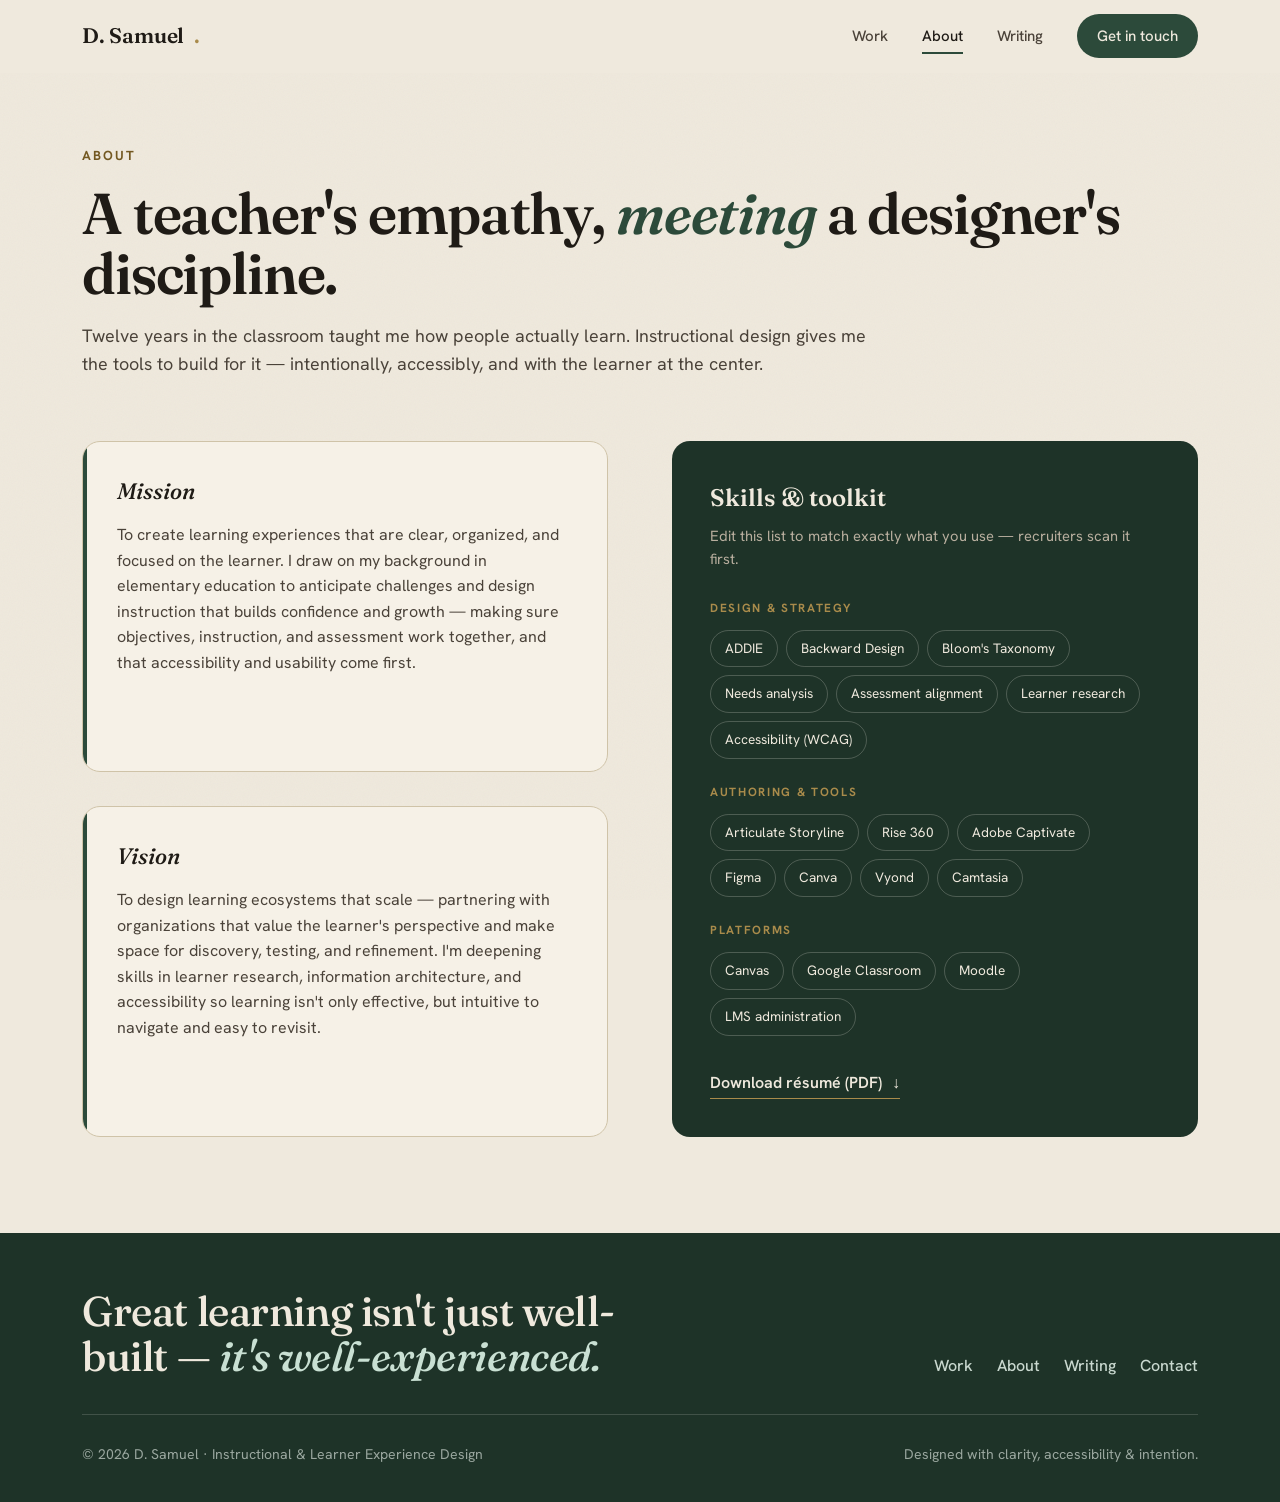
<file: about.html>
<!DOCTYPE html>
<!--
  about.html — About Page
  ═══════════════════════════════════════════════════════════════
  D. Samuel · Instructional & Learner Experience Design Portfolio
  ═══════════════════════════════════════════════════════════════

  PAGE ROLE
  Introduces D. Samuel's professional identity, guiding Mission
  and Vision, and a scannable skills & tools inventory.
  Recruiters and hiring managers typically visit this page after
  reviewing the work to learn more about the person behind it.

  LAYOUT — two-column grid (.about-grid, 1fr / 1fr)
  ┌─────────────────────────┬──────────────────────────┐
  │  Mission card           │  Skills & Toolkit panel  │
  │  Vision card            │  (sticky on desktop)     │
  └─────────────────────────┴──────────────────────────┘
  On mobile (≤900px) the grid stacks; the panel loses its
  sticky positioning (styles.css §17).

  MISSION / VISION CARDS (.vm-card)
  Cream-background cards with a 4px evergreen left border accent.
  Both use class="reveal" for a staggered scroll-in animation.

  SKILLS PANEL (.skills-panel)
  Dark (--panel) sidebar with three skill groups:
    1. Design & strategy  — methodologies and frameworks
    2. Authoring & tools  — software and production tools
    3. Platforms          — LMS and delivery environments
  Each group uses .chip pills.  Edit the chip list to match
  D. Samuel's exact current toolset — recruiters scan this first.

  RESUME LINK
  Currently href="#" (placeholder).  When a resume PDF is ready:
    1. Add the file to docs/ (e.g., docs/resume-d-samuel.pdf)
    2. Update the href below to: href="docs/resume-d-samuel.pdf"
    3. Add target="_blank" rel="noopener" to open in a new tab

  ACTIVE NAV STATE
  class="active" is on the About link.
-->
<html lang="en">
<head>
<meta charset="UTF-8" />
<meta name="viewport" content="width=device-width, initial-scale=1.0" />
<title>About — D. Samuel</title>
<meta name="description" content="A teacher's empathy meeting a designer's discipline — the mission, vision, and toolkit behind D. Samuel's instructional design practice." />
<link rel="preconnect" href="https://fonts.googleapis.com" />
<link rel="preconnect" href="https://fonts.gstatic.com" crossorigin />
<link href="https://fonts.googleapis.com/css2?family=Fraunces:ital,opsz,wght@0,9..144,400;0,9..144,500;0,9..144,600;0,9..144,700;1,9..144,400;1,9..144,500&family=Hanken+Grotesk:wght@400;500;600;700&display=swap" rel="stylesheet" />
<link rel="stylesheet" href="styles.css" />
<script src="site.js" defer></script>
</head>
<body>

<!-- ═══════════════════════════════════════════════════
     NAV — class="active" is on About
     ═══════════════════════════════════════════════════ -->
<header class="nav" id="nav">
  <div class="wrap nav-inner">
    <a href="index.html" class="brand">D. Samuel<span class="dot">.</span></a>
    <nav class="nav-links" id="navLinks">
      <a href="work.html">Work</a>
      <!-- "About" carries class="active" — full underline in styles.css -->
      <a href="about.html" class="active">About</a>
      <a href="writing.html">Writing</a>
      <a href="contact.html" class="nav-cta">Get in touch</a>
    </nav>
    <button class="nav-toggle" id="navToggle" aria-label="Menu"><span></span><span></span><span></span></button>
  </div>
</header>


<!-- ═══════════════════════════════════════════════════
     PAGE HEADER
     ═══════════════════════════════════════════════════ -->
<header class="page-header">
  <div class="wrap">
    <div class="kicker">About</div>
    <h1>A teacher's empathy, <em>meeting</em> a designer's discipline.</h1>
    <p class="lead">Twelve years in the classroom taught me how people actually learn. Instructional design gives me the tools to build for it — intentionally, accessibly, and with the learner at the center.</p>
  </div>
</header>


<!-- ═══════════════════════════════════════════════════
     MAIN CONTENT — two-column about-grid
     ═══════════════════════════════════════════════════ -->
<section class="section-pad">
  <div class="wrap">
    <div class="about-grid">

      <!-- ── LEFT: Mission + Vision cards ──────────────────────
           Both use class="reveal" for scroll-in animation.
           The IntersectionObserver safety net in site.js ensures
           these show immediately if they're already in view on load.
           Each card has a 4px evergreen left border (via ::before
           pseudo-element in styles.css §11).
           ──────────────────────────────────────────────────────── -->
      <div class="vm">

        <div class="vm-card reveal">
          <h4>Mission</h4>
          <p>To create learning experiences that are clear, organized, and focused on the learner. I draw on my background in elementary education to anticipate challenges and design instruction that builds confidence and growth — making sure objectives, instruction, and assessment work together, and that accessibility and usability come first.</p>
        </div>

        <div class="vm-card reveal">
          <h4>Vision</h4>
          <p>To design learning ecosystems that scale — partnering with organizations that value the learner's perspective and make space for discovery, testing, and refinement. I'm deepening skills in learner research, information architecture, and accessibility so learning isn't only effective, but intuitive to navigate and easy to revisit.</p>
        </div>

      </div>


      <!-- ── RIGHT: Skills & Toolkit panel ─────────────────────
           Dark (--panel / deep forest) sticky sidebar.
           position: sticky top: 96px keeps it anchored while
           the Mission/Vision cards scroll on the left.
           The .sub paragraph is a note-to-self reminder to keep
           this list current — recruiters scan it fast.

           UPDATING SKILLS
           • Edit .chip text directly.
           • To add a chip: duplicate <span class="chip">...</span>
           • To remove: delete the span
           • Group labels (.gl) can also be renamed or reordered

           RESUME LINK
           Update href="#" to the actual PDF path when available.
           ──────────────────────────────────────────────────────── -->
      <aside class="skills-panel reveal">
        <h4>Skills &amp; toolkit</h4>
        <!-- Reminder note — visible on the live site; remove if preferred -->
        <p class="sub">Edit this list to match exactly what you use — recruiters scan it first.</p>

        <!-- ── Group 1: Design methodologies & strategy ── -->
        <div class="skill-group">
          <div class="gl">Design &amp; strategy</div>
          <div class="chips">
            <span class="chip">ADDIE</span>
            <span class="chip">Backward Design</span>
            <span class="chip">Bloom's Taxonomy</span>
            <span class="chip">Needs analysis</span>
            <span class="chip">Assessment alignment</span>
            <span class="chip">Learner research</span>
            <span class="chip">Accessibility (WCAG)</span>
          </div>
        </div>

        <!-- ── Group 2: Authoring software & production tools ── -->
        <div class="skill-group">
          <div class="gl">Authoring &amp; tools</div>
          <div class="chips">
            <span class="chip">Articulate Storyline</span>
            <span class="chip">Rise 360</span>
            <span class="chip">Adobe Captivate</span>
            <span class="chip">Figma</span>
            <span class="chip">Canva</span>
            <span class="chip">Vyond</span>
            <span class="chip">Camtasia</span>
          </div>
        </div>

        <!-- ── Group 3: LMS & delivery platforms ── -->
        <div class="skill-group">
          <div class="gl">Platforms</div>
          <div class="chips">
            <span class="chip">Canvas</span>
            <span class="chip">Google Classroom</span>
            <span class="chip">Moodle</span>
            <span class="chip">LMS administration</span>
          </div>
        </div>

        <!--
          RESUME DOWNLOAD
          ──────────────
          Currently points to "#" — update when resume PDF is ready:
            href="docs/resume-d-samuel.pdf"
          Add target="_blank" rel="noopener" to open in new tab.
        -->
        <a href="#" class="resume-link">Download résumé (PDF) <span class="arrow">↓</span></a>
      </aside>

    </div>
  </div>
</section>


<!-- ═══════════════════════════════════════════════════
     FOOTER — identical across all pages
     ═══════════════════════════════════════════════════ -->
<footer>
  <div class="wrap">
    <div class="foot-top">
      <div class="big">Great learning isn't just well-built — <em>it's well-experienced.</em></div>
      <div class="foot-links">
        <a href="work.html">Work</a>
        <a href="about.html">About</a>
        <a href="writing.html">Writing</a>
        <a href="contact.html">Contact</a>
      </div>
    </div>
    <div class="foot-bottom">
      <span>© 2026 D. Samuel · Instructional &amp; Learner Experience Design</span>
      <span>Designed with clarity, accessibility &amp; intention.</span>
    </div>
  </div>
</footer>

</body>
</html>
</file>
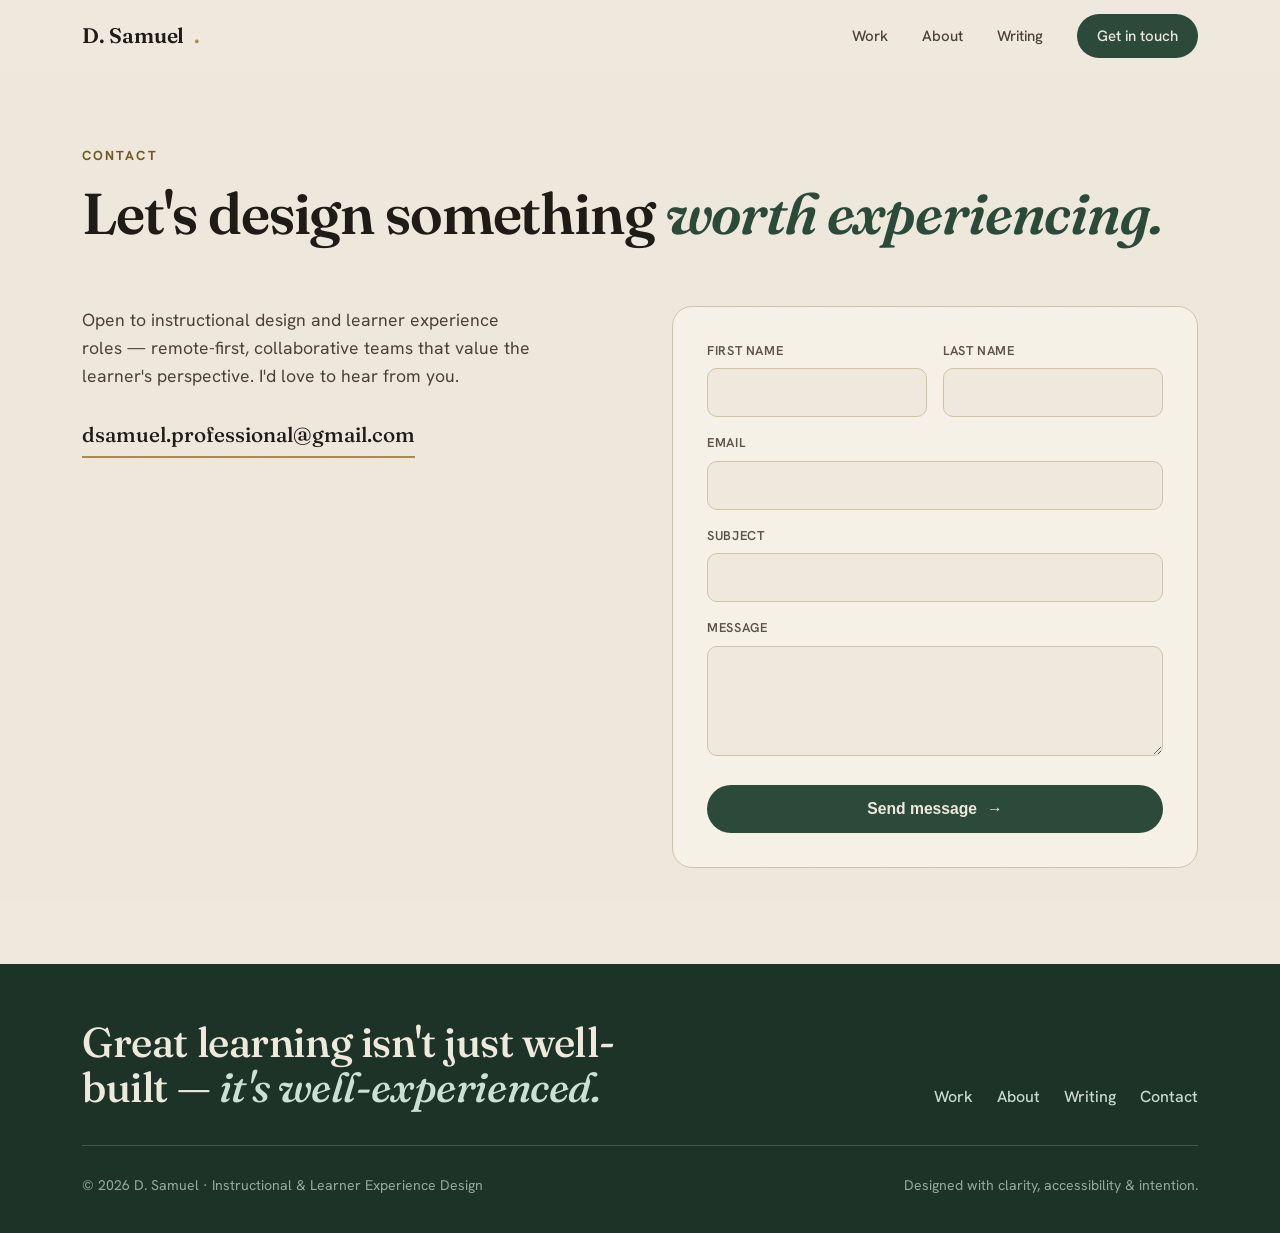
<file: contact.html>
<!DOCTYPE html>
<!--
  contact.html — Contact Page
  ═══════════════════════════════════════════════════════════════
  D. Samuel · Instructional & Learner Experience Design Portfolio
  ═══════════════════════════════════════════════════════════════

  PAGE ROLE
  Primary conversion destination — where interested employers,
  recruiters, or collaborators reach out.  Presents a direct
  email address alongside a contact form.

  LAYOUT — two-column grid (.contact-grid, 1fr / 1fr)
  ┌──────────────────────────┬───────────────────────────┐
  │  Intro + email address   │  Contact form             │
  └──────────────────────────┴───────────────────────────┘
  Collapses to single column on mobile (≤900px).

  EMAIL ADDRESS
  dsamuel.professional@gmail.com
  The <a href="mailto:..."> link opens the user's default mail
  app.  Styled with .email-link (Fraunces, brass underline).

  CONTACT FORM
  The form is purely front-end — there is no server-side handler.
  The onsubmit handler:
    1. Calls event.preventDefault() to stop the default GET/POST
    2. Changes the submit button text to a confirmation message
  This gives visitors a polite UX response without an actual
  email being sent.

  TO WIRE UP REAL EMAIL DELIVERY
  Replace the inline onsubmit with a fetch() POST to one of:
    • Formspree  (https://formspree.io)  — free tier available
    • EmailJS    (https://www.emailjs.com) — client-side only
    • Netlify Forms (if moving back to Netlify hosting)
  Example Formspree snippet:
    <form action="https://formspree.io/f/YOUR_ID" method="POST">
      (remove the onsubmit and JS handler entirely)

  ACTIVE NAV STATE
  No link in .nav-links has class="active" — the "Get in touch"
  CTA button is already visually distinct (pill style) and
  adding .active would create a visual conflict.
-->
<html lang="en">
<head>
<meta charset="UTF-8" />
<meta name="viewport" content="width=device-width, initial-scale=1.0" />
<title>Contact — D. Samuel</title>
<meta name="description" content="Get in touch with D. Samuel about instructional design and learner experience design roles." />
<link rel="preconnect" href="https://fonts.googleapis.com" />
<link rel="preconnect" href="https://fonts.gstatic.com" crossorigin />
<link href="https://fonts.googleapis.com/css2?family=Fraunces:ital,opsz,wght@0,9..144,400;0,9..144,500;0,9..144,600;0,9..144,700;1,9..144,400;1,9..144,500&family=Hanken+Grotesk:wght@400;500;600;700&display=swap" rel="stylesheet" />
<link rel="stylesheet" href="styles.css" />
<script src="site.js" defer></script>
</head>
<body>

<!-- ═══════════════════════════════════════════════════
     NAV — no "active" link; the CTA pill is already
     visually distinguished from regular nav links
     ═══════════════════════════════════════════════════ -->
<header class="nav" id="nav">
  <div class="wrap nav-inner">
    <a href="index.html" class="brand">D. Samuel<span class="dot">.</span></a>
    <nav class="nav-links" id="navLinks">
      <a href="work.html">Work</a>
      <a href="about.html">About</a>
      <a href="writing.html">Writing</a>
      <a href="contact.html" class="nav-cta">Get in touch</a>
    </nav>
    <button class="nav-toggle" id="navToggle" aria-label="Menu"><span></span><span></span><span></span></button>
  </div>
</header>


<!-- ═══════════════════════════════════════════════════
     PAGE HEADER
     ═══════════════════════════════════════════════════ -->
<header class="page-header">
  <div class="wrap">
    <div class="kicker">Contact</div>
    <h1>Let's design something <em>worth experiencing.</em></h1>
  </div>
</header>


<!-- ═══════════════════════════════════════════════════
     CONTACT SECTION
     Two-column grid: intro/email (left) + form (right).
     Both children use class="reveal" for scroll-in animation.
     The safety net in site.js ensures they show immediately
     on load since they're typically above the fold.
     ═══════════════════════════════════════════════════ -->
<section class="section-pad contact">
  <div class="wrap contact-grid">

    <!-- ── LEFT: intro text + direct email ─────────────── -->
    <div class="reveal">
      <p class="lede">Open to instructional design and learner experience roles — remote-first, collaborative teams that value the learner's perspective. I'd love to hear from you.</p>

      <!--
        mailto: link — opens the visitor's default mail client.
        Style class .email-link renders it in Fraunces with a
        brass bottom border (see styles.css §13).
      -->
      <a href="mailto:dsamuel.professional@gmail.com" class="email-link">
        dsamuel.professional@gmail.com
      </a>
    </div>

    <!-- ── RIGHT: contact form ──────────────────────────
         onsubmit:
           event.preventDefault()  — blocks default form POST
           button text changes     — visual confirmation for the visitor
         No data is actually transmitted until a backend is wired up.
         See the file-level comment above for options.
         ──────────────────────────────────────────────────── -->
    <form class="reveal"
          onsubmit="event.preventDefault(); this.querySelector('.btn-primary').textContent='Thanks — message ready to send ✦';">

      <!-- First name + Last name side by side (.frow = 2-col grid) -->
      <div class="frow">
        <div class="field">
          <label>First name</label>
          <input type="text" required />
        </div>
        <div class="field">
          <label>Last name</label>
          <input type="text" required />
        </div>
      </div>

      <!-- Email — type="email" triggers browser-native validation -->
      <div class="field">
        <label>Email</label>
        <input type="email" required />
      </div>

      <!-- Subject — optional field, no required attribute -->
      <div class="field">
        <label>Subject</label>
        <input type="text" />
      </div>

      <!-- Message — resizable textarea, min-height 110px via CSS -->
      <div class="field">
        <label>Message</label>
        <textarea required></textarea>
      </div>

      <!-- Submit — full-width inside the form (styles.css: form .btn-primary) -->
      <button type="submit" class="btn btn-primary">
        Send message <span class="arrow">→</span>
      </button>

    </form>

  </div>
</section>


<!-- ═══════════════════════════════════════════════════
     FOOTER — identical across all pages
     ═══════════════════════════════════════════════════ -->
<footer>
  <div class="wrap">
    <div class="foot-top">
      <div class="big">Great learning isn't just well-built — <em>it's well-experienced.</em></div>
      <div class="foot-links">
        <a href="work.html">Work</a>
        <a href="about.html">About</a>
        <a href="writing.html">Writing</a>
        <a href="contact.html">Contact</a>
      </div>
    </div>
    <div class="foot-bottom">
      <span>© 2026 D. Samuel · Instructional &amp; Learner Experience Design</span>
      <span>Designed with clarity, accessibility &amp; intention.</span>
    </div>
  </div>
</footer>

</body>
</html>
</file>
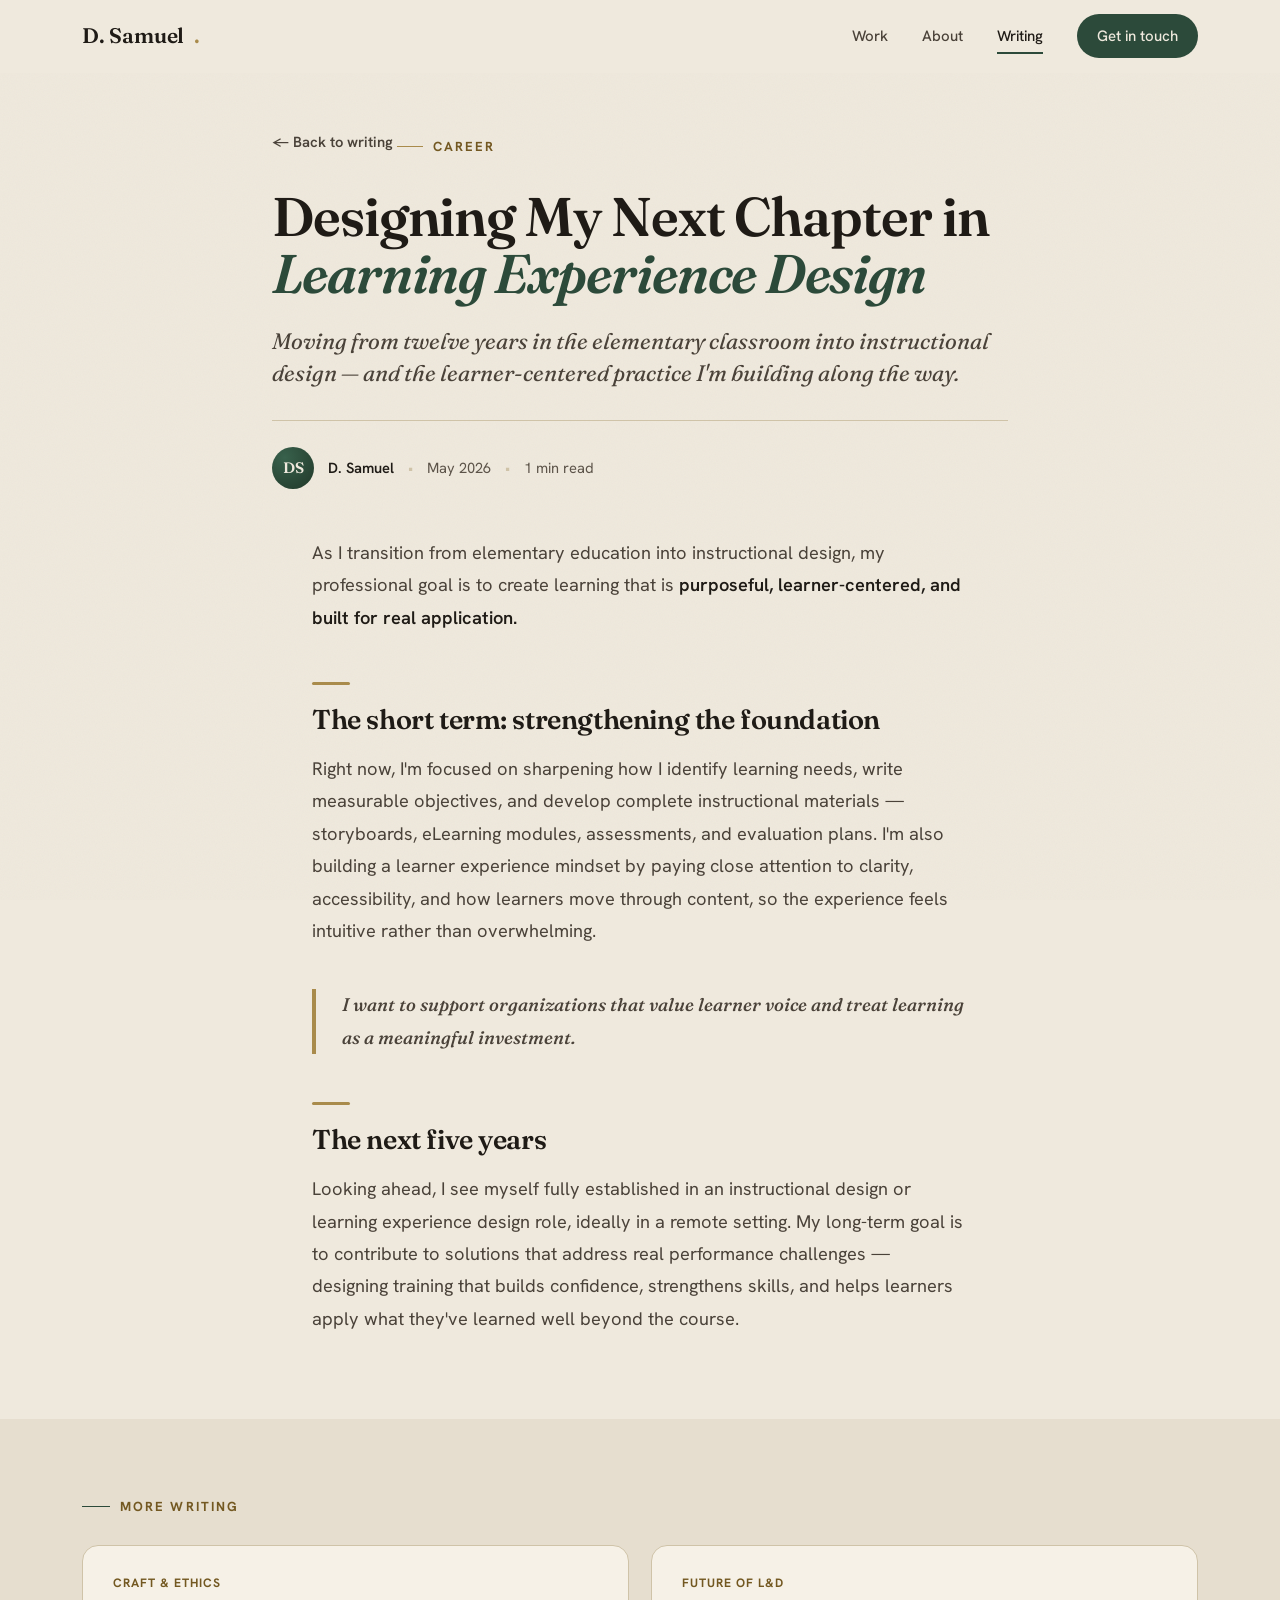
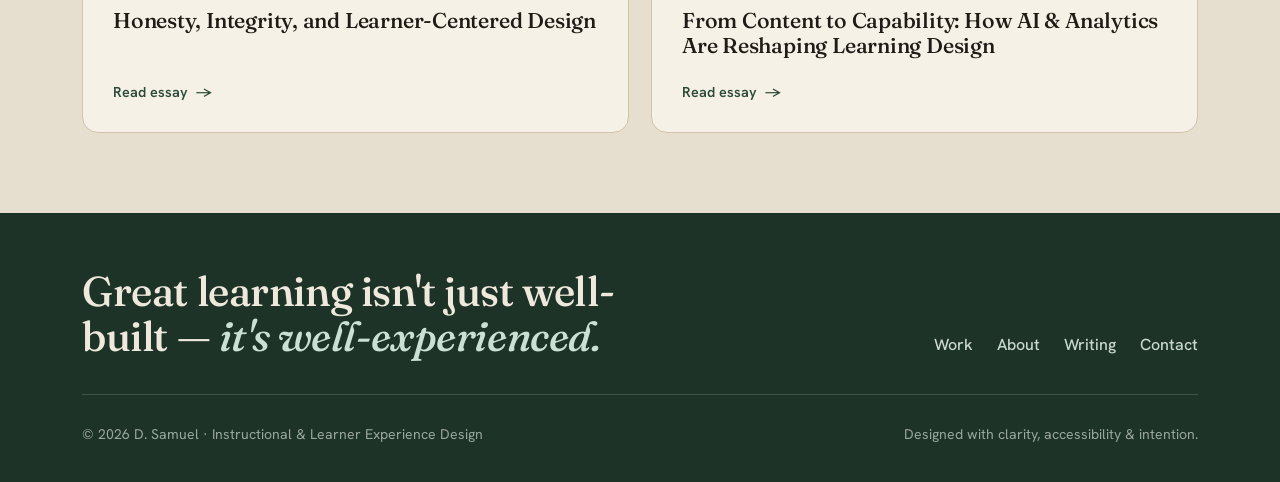
<file: designing-my-next-chapter-in-learning-experience-design.html>
<!DOCTYPE html>
<!--
  designing-my-next-chapter-in-learning-experience-design.html — Essay Page
  ═══════════════════════════════════════════════════════════════
  D. Samuel · Instructional & Learner Experience Design Portfolio
  ═══════════════════════════════════════════════════════════════

  ESSAY DETAILS
  Title:    Designing My Next Chapter in Learning Experience Design
  Category: Career
  Date:     May 2026
  Length:   ~1 min read
  Source:   Originally published on the Wix portfolio blog at
            sdonteisha.wixsite.com/dsam-id — rebuilt here as a
            native, on-brand page so no external redirects are needed.

  CONTENT SUMMARY
  A career narrative essay covering D. Samuel's transition from
  twelve years in elementary education into instructional design.
  Covers short-term goals (sharpening ID fundamentals) and a
  five-year vision (established ID/LXD role, remote, contributing
  to real performance challenges).

  PAGE STRUCTURE
  Identical to the other essay pages:
  <article>
    <header class="article-hero">   — title block, standfirst, byline
    <div class="prose">             — essay body
  </article>
  <section class="more-writing">   — links to the other two essays
  <footer>

  ACTIVE NAV STATE
  class="active" is on the Writing link.
-->
<html lang="en">
<head>
<meta charset="UTF-8" />
<meta name="viewport" content="width=device-width, initial-scale=1.0" />
<title>Designing My Next Chapter in Learning Experience Design — D. Samuel</title>
<meta name="description" content="Moving from twelve years in the elementary classroom into instructional design — the learner-centered practice I'm building now, and where I'm headed." />
<link rel="preconnect" href="https://fonts.googleapis.com" />
<link rel="preconnect" href="https://fonts.gstatic.com" crossorigin />
<link href="https://fonts.googleapis.com/css2?family=Fraunces:ital,opsz,wght@0,9..144,400;0,9..144,500;0,9..144,600;0,9..144,700;1,9..144,400;1,9..144,500&family=Hanken+Grotesk:wght@400;500;600;700&display=swap" rel="stylesheet" />
<link rel="stylesheet" href="styles.css" />
<script src="site.js" defer></script>
</head>
<body>

<!-- ═══════════════════════════════════════════════════
     NAV — Writing is active (essay lives under Writing)
     ═══════════════════════════════════════════════════ -->
<header class="nav" id="nav">
  <div class="wrap nav-inner">
    <a href="index.html" class="brand">D. Samuel<span class="dot">.</span></a>
    <nav class="nav-links" id="navLinks">
      <a href="work.html">Work</a>
      <a href="about.html">About</a>
      <a href="writing.html" class="active">Writing</a>
      <a href="contact.html" class="nav-cta">Get in touch</a>
    </nav>
    <button class="nav-toggle" id="navToggle" aria-label="Menu"><span></span><span></span><span></span></button>
  </div>
</header>


<!-- ═══════════════════════════════════════════════════
     ARTICLE
     ═══════════════════════════════════════════════════ -->
<article>

  <!-- ── ARTICLE HERO ──────────────────────────────────────── -->
  <header class="article-hero">
    <div class="wrap">

      <a href="writing.html" class="back-link">← Back to writing</a>

      <div class="article-kicker">Career</div>

      <h1>Designing My Next Chapter in <em>Learning Experience Design</em></h1>

      <p class="standfirst">Moving from twelve years in the elementary classroom into instructional design — and the learner-centered practice I'm building along the way.</p>

      <div class="byline">
        <div class="avatar">DS</div>
        <span class="who">D. Samuel</span>
        <span class="sep">•</span>
        <span>May 2026</span>
        <span class="sep">•</span>
        <span>1 min read</span>
      </div>

    </div>
  </header>


  <!-- ── PROSE ─────────────────────────────────────────────── -->
  <div class="prose">
    <div class="wrap">

      <p>As I transition from elementary education into instructional design, my professional goal is to create learning that is <strong>purposeful, learner-centered, and built for real application.</strong></p>

      <!-- Section heading — brass 3px bar drawn above via ::before in styles.css -->
      <h2>The short term: strengthening the foundation</h2>

      <p>Right now, I'm focused on sharpening how I identify learning needs, write measurable objectives, and develop complete instructional materials — storyboards, eLearning modules, assessments, and evaluation plans. I'm also building a learner experience mindset by paying close attention to clarity, accessibility, and how learners move through content, so the experience feels intuitive rather than overwhelming.</p>

      <!-- Pull quote — large italic callout with left brass border -->
      <p class="pullquote">I want to support organizations that value learner voice and treat learning as a meaningful investment.</p>

      <h2>The next five years</h2>

      <p>Looking ahead, I see myself fully established in an instructional design or learning experience design role, ideally in a remote setting. My long-term goal is to contribute to solutions that address real performance challenges — designing training that builds confidence, strengthens skills, and helps learners apply what they've learned well beyond the course.</p>

    </div>
  </div>

</article>


<!-- ═══════════════════════════════════════════════════
     MORE WRITING — the other two essays
     ═══════════════════════════════════════════════════ -->
<section class="more-writing">
  <div class="wrap">
    <div class="eyebrow">More writing</div>
    <div class="more-grid">

      <a class="more-card" href="honesty-integrity-and-learner-centered-design.html">
        <div class="mc-tag">Craft &amp; ethics</div>
        <h3>Honesty, Integrity, and Learner-Centered Design</h3>
        <span class="read">Read essay <span class="arrow">→</span></span>
      </a>

      <a class="more-card" href="from-content-to-capability.html">
        <div class="mc-tag">Future of L&amp;D</div>
        <h3>From Content to Capability: How AI &amp; Analytics Are Reshaping Learning Design</h3>
        <span class="read">Read essay <span class="arrow">→</span></span>
      </a>

    </div>
  </div>
</section>


<!-- ═══════════════════════════════════════════════════
     FOOTER — identical across all pages
     ═══════════════════════════════════════════════════ -->
<footer>
  <div class="wrap">
    <div class="foot-top">
      <div class="big">Great learning isn't just well-built — <em>it's well-experienced.</em></div>
      <div class="foot-links">
        <a href="work.html">Work</a>
        <a href="about.html">About</a>
        <a href="writing.html">Writing</a>
        <a href="contact.html">Contact</a>
      </div>
    </div>
    <div class="foot-bottom">
      <span>© 2026 D. Samuel · Instructional &amp; Learner Experience Design</span>
      <span>Designed with clarity, accessibility &amp; intention.</span>
    </div>
  </div>
</footer>

</body>
</html>
</file>
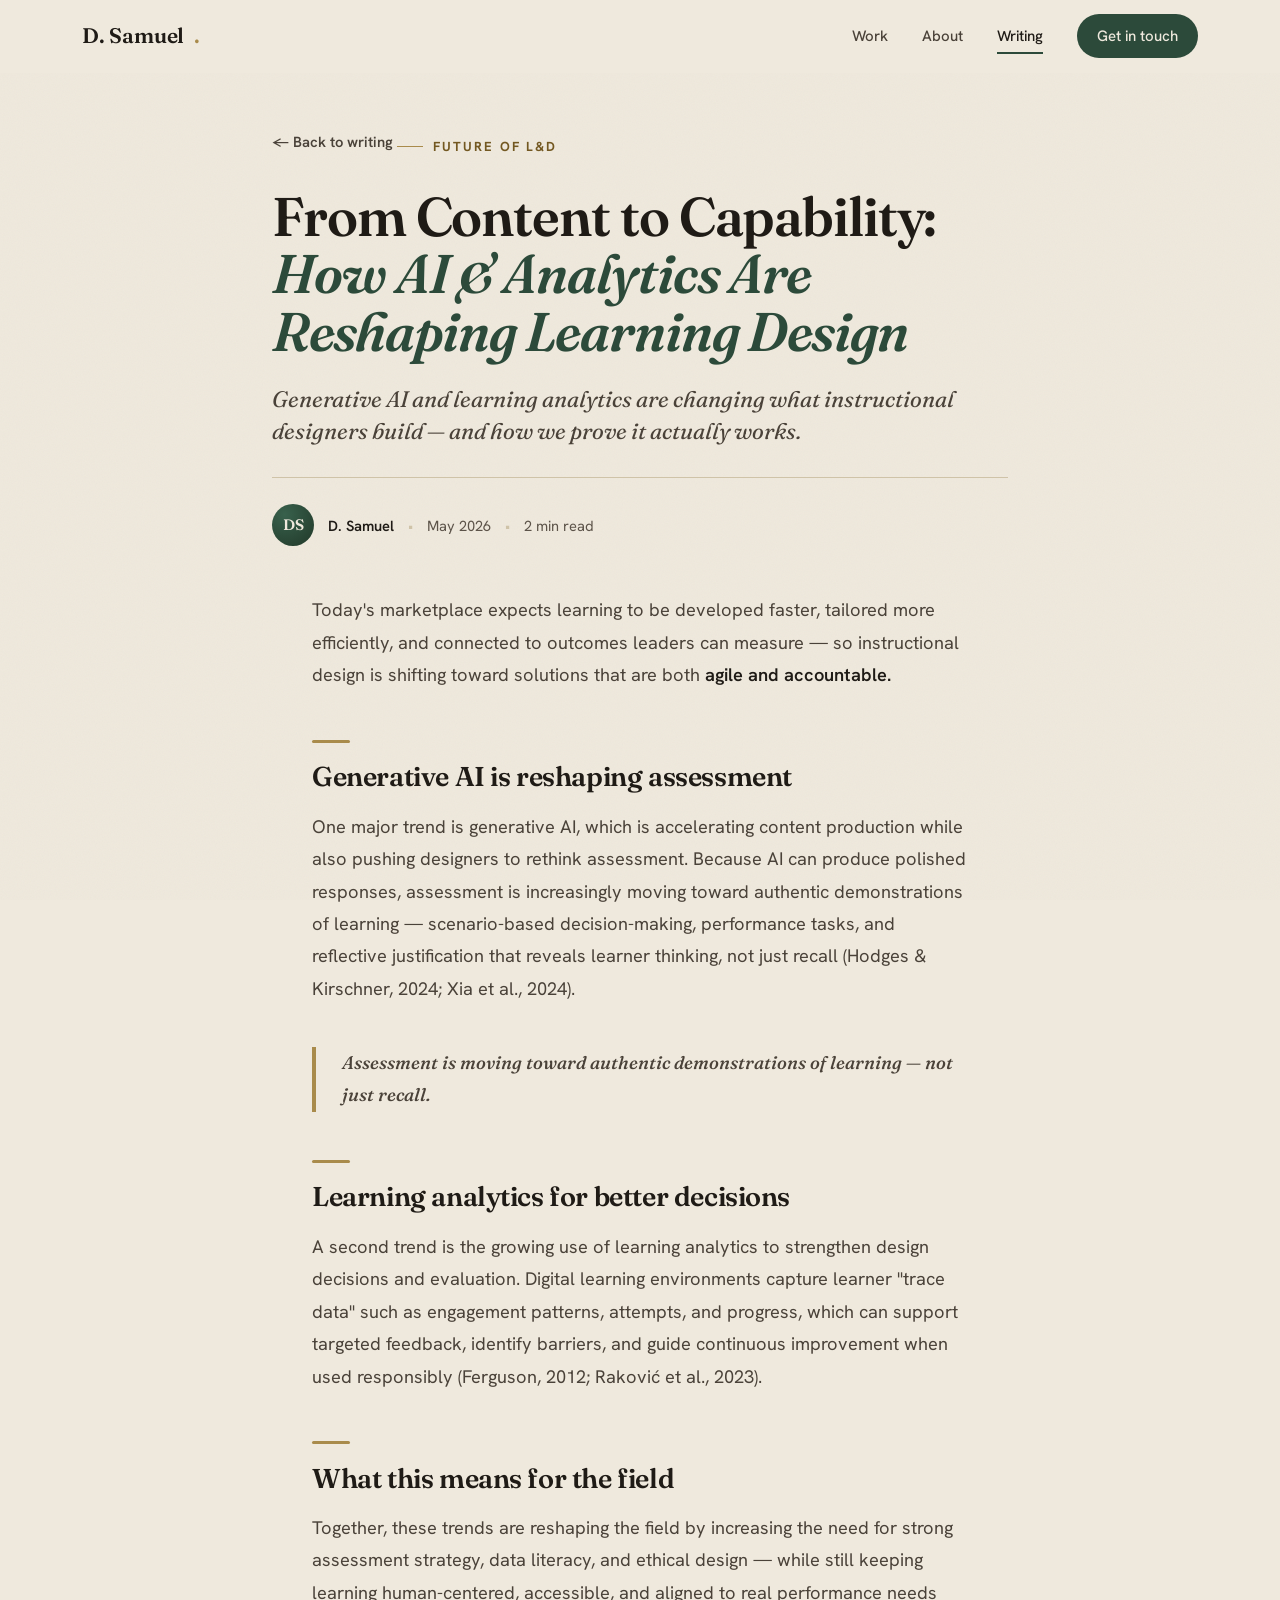
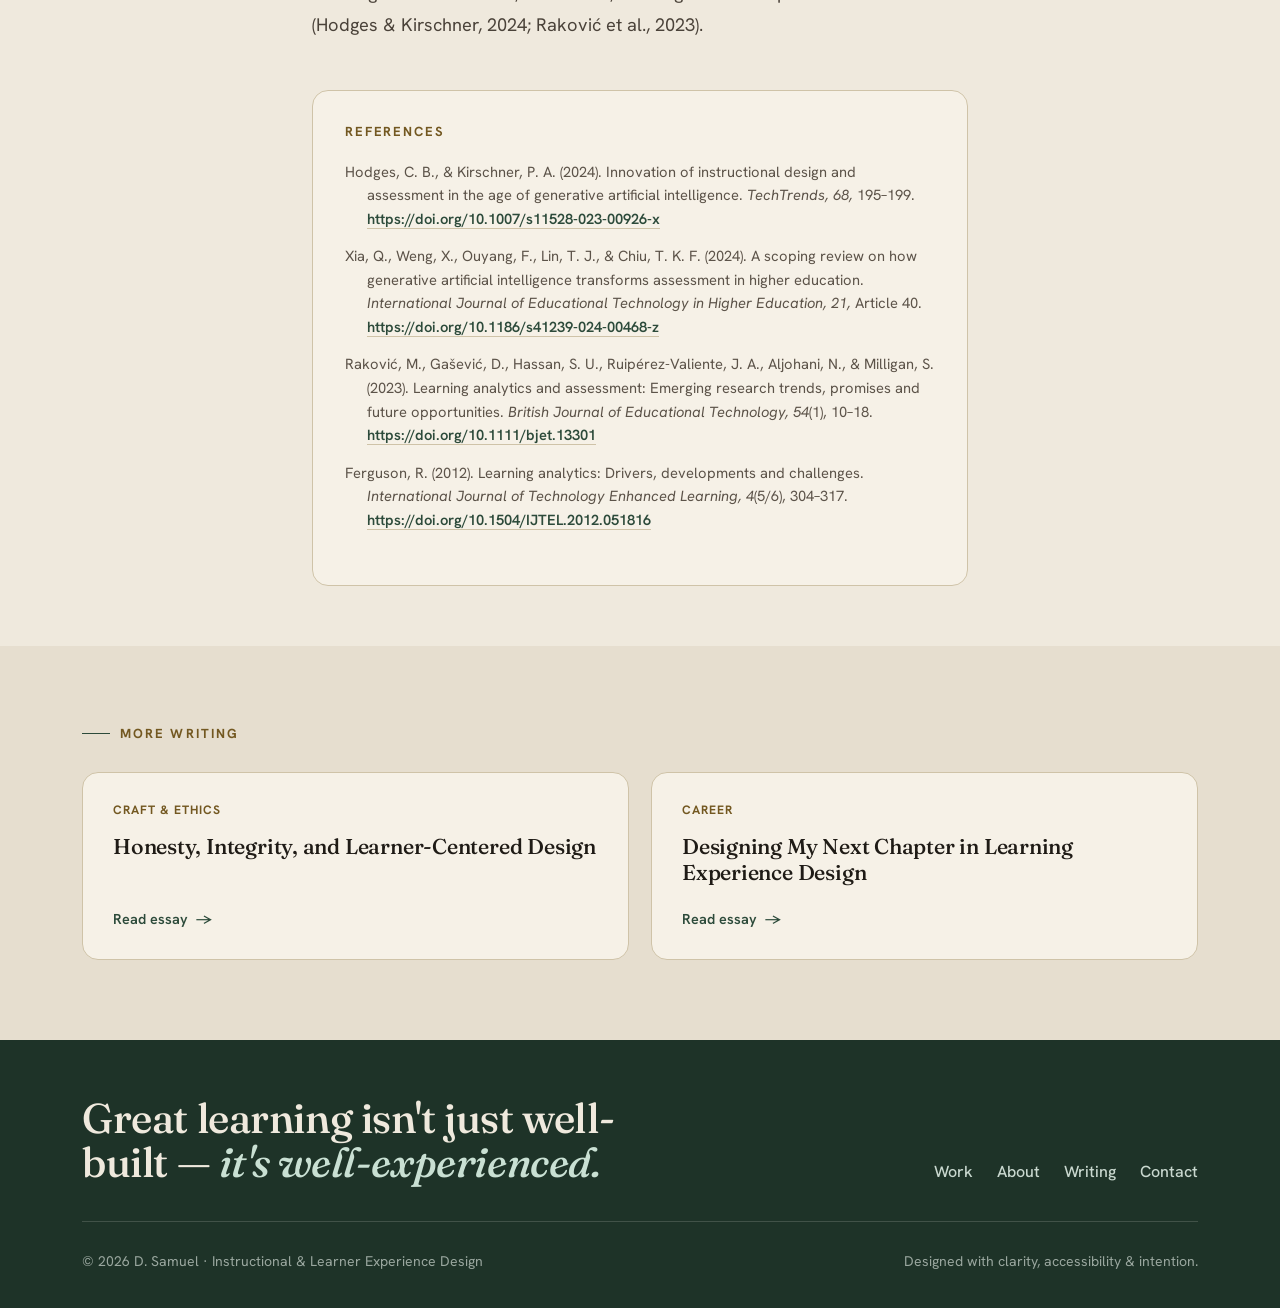
<file: from-content-to-capability.html>
<!DOCTYPE html>
<!--
  from-content-to-capability.html — Essay Page
  ═══════════════════════════════════════════════════════════════
  D. Samuel · Instructional & Learner Experience Design Portfolio
  ═══════════════════════════════════════════════════════════════

  ESSAY DETAILS
  Title:    From Content to Capability: How AI & Analytics Are
            Reshaping Learning Design
  Category: Future of L&D
  Date:     May 2026
  Length:   ~2 min read
  Source:   Originally published on the Wix portfolio blog —
            rebuilt here as a native on-brand page.

  CONTENT SUMMARY
  Examines two macro trends reshaping the instructional design
  field in 2024–2026:
    1. Generative AI — accelerating content production and forcing
       a pivot toward authentic, scenario-based assessment.
    2. Learning analytics — using trace data (engagement patterns,
       attempts, progress) to guide design decisions responsibly.
  Argues both trends increase the need for strong assessment
  strategy, data literacy, and ethical design — while keeping
  learning human-centered.

  REFERENCES BLOCK
  This is the ONLY essay that includes a .references section.
  Four APA-formatted academic citations are listed:
    • Hodges & Kirschner (2024) — TechTrends, generative AI + assessment
    • Xia et al. (2024) — IJETHE, scoping review on AI in assessment
    • Raković et al. (2023) — BJET, learning analytics trends
    • Ferguson (2012) — IJTEL, learning analytics drivers & challenges
  Each <li> uses padding-left + text-indent -22px for the hanging
  indent style required by APA (no list-style bullets).
  DOI links open in new tabs (target="_blank" rel="noopener").

  ACTIVE NAV STATE
  class="active" is on the Writing link.
-->
<html lang="en">
<head>
<meta charset="UTF-8" />
<meta name="viewport" content="width=device-width, initial-scale=1.0" />
<title>From Content to Capability: How AI &amp; Analytics Are Reshaping Learning Design — D. Samuel</title>
<meta name="description" content="Generative AI and learning analytics are changing what instructional designers build — and how we prove it actually works. A look at two trends reshaping the field." />
<link rel="preconnect" href="https://fonts.googleapis.com" />
<link rel="preconnect" href="https://fonts.gstatic.com" crossorigin />
<link href="https://fonts.googleapis.com/css2?family=Fraunces:ital,opsz,wght@0,9..144,400;0,9..144,500;0,9..144,600;0,9..144,700;1,9..144,400;1,9..144,500&family=Hanken+Grotesk:wght@400;500;600;700&display=swap" rel="stylesheet" />
<link rel="stylesheet" href="styles.css" />
<script src="site.js" defer></script>
</head>
<body>

<!-- ═══════════════════════════════════════════════════
     NAV — Writing is active (essay lives under Writing)
     ═══════════════════════════════════════════════════ -->
<header class="nav" id="nav">
  <div class="wrap nav-inner">
    <a href="index.html" class="brand">D. Samuel<span class="dot">.</span></a>
    <nav class="nav-links" id="navLinks">
      <a href="work.html">Work</a>
      <a href="about.html">About</a>
      <a href="writing.html" class="active">Writing</a>
      <a href="contact.html" class="nav-cta">Get in touch</a>
    </nav>
    <button class="nav-toggle" id="navToggle" aria-label="Menu"><span></span><span></span><span></span></button>
  </div>
</header>


<!-- ═══════════════════════════════════════════════════
     ARTICLE
     ═══════════════════════════════════════════════════ -->
<article>

  <!-- ── ARTICLE HERO ──────────────────────────────────────── -->
  <header class="article-hero">
    <div class="wrap">

      <a href="writing.html" class="back-link">← Back to writing</a>

      <div class="article-kicker">Future of L&amp;D</div>

      <h1>From Content to Capability: <em>How AI &amp; Analytics Are Reshaping Learning Design</em></h1>

      <p class="standfirst">Generative AI and learning analytics are changing what instructional designers build — and how we prove it actually works.</p>

      <div class="byline">
        <div class="avatar">DS</div>
        <span class="who">D. Samuel</span>
        <span class="sep">•</span>
        <span>May 2026</span>
        <span class="sep">•</span>
        <span>2 min read</span>
      </div>

    </div>
  </header>


  <!-- ── PROSE ─────────────────────────────────────────────── -->
  <div class="prose">
    <div class="wrap">

      <p>Today's marketplace expects learning to be developed faster, tailored more efficiently, and connected to outcomes leaders can measure — so instructional design is shifting toward solutions that are both <strong>agile and accountable.</strong></p>

      <!-- Section 1: Generative AI -->
      <h2>Generative AI is reshaping assessment</h2>

      <p>One major trend is generative AI, which is accelerating content production while also pushing designers to rethink assessment. Because AI can produce polished responses, assessment is increasingly moving toward authentic demonstrations of learning — scenario-based decision-making, performance tasks, and reflective justification that reveals learner thinking, not just recall (Hodges &amp; Kirschner, 2024; Xia et al., 2024).</p>

      <!-- Pull quote — draws reader's eye to the key takeaway -->
      <p class="pullquote">Assessment is moving toward authentic demonstrations of learning — not just recall.</p>

      <!-- Section 2: Learning analytics -->
      <h2>Learning analytics for better decisions</h2>

      <p>A second trend is the growing use of learning analytics to strengthen design decisions and evaluation. Digital learning environments capture learner "trace data" such as engagement patterns, attempts, and progress, which can support targeted feedback, identify barriers, and guide continuous improvement when used responsibly (Ferguson, 2012; Raković et al., 2023).</p>

      <!-- Section 3: Synthesis -->
      <h2>What this means for the field</h2>

      <p>Together, these trends are reshaping the field by increasing the need for strong assessment strategy, data literacy, and ethical design — while still keeping learning human-centered, accessible, and aligned to real performance needs (Hodges &amp; Kirschner, 2024; Raković et al., 2023).</p>


      <!-- ── REFERENCES BLOCK ─────────────────────────────────
           APA-formatted citations for all sources cited in-text.
           Only this essay has a references section — it is the
           only one with academic sources.

           Styling (.references in styles.css §14):
           • Cream-panel inset with 16px border-radius
           • Uppercase brass "REFERENCES" heading
           • <li> uses padding-left + negative text-indent for
             APA hanging-indent style (no bullet points)
           • DOI links styled with evergreen color + line underline

           All DOI links use target="_blank" rel="noopener" so
           they open in a new tab without a security risk.
           ──────────────────────────────────────────────────── -->
      <div class="references">
        <h3>References</h3>
        <ul>
          <!-- Citation 1: Hodges & Kirschner 2024 — TechTrends -->
          <li>Hodges, C. B., &amp; Kirschner, P. A. (2024). Innovation of instructional design and assessment in the age of generative artificial intelligence. <em>TechTrends, 68,</em> 195–199.
            <a href="https://doi.org/10.1007/s11528-023-00926-x" target="_blank" rel="noopener">https://doi.org/10.1007/s11528-023-00926-x</a>
          </li>

          <!-- Citation 2: Xia et al. 2024 — IJETHE scoping review -->
          <li>Xia, Q., Weng, X., Ouyang, F., Lin, T. J., &amp; Chiu, T. K. F. (2024). A scoping review on how generative artificial intelligence transforms assessment in higher education. <em>International Journal of Educational Technology in Higher Education, 21,</em> Article 40.
            <a href="https://doi.org/10.1186/s41239-024-00468-z" target="_blank" rel="noopener">https://doi.org/10.1186/s41239-024-00468-z</a>
          </li>

          <!-- Citation 3: Raković et al. 2023 — BJET learning analytics -->
          <li>Raković, M., Gašević, D., Hassan, S. U., Ruipérez-Valiente, J. A., Aljohani, N., &amp; Milligan, S. (2023). Learning analytics and assessment: Emerging research trends, promises and future opportunities. <em>British Journal of Educational Technology, 54</em>(1), 10–18.
            <a href="https://doi.org/10.1111/bjet.13301" target="_blank" rel="noopener">https://doi.org/10.1111/bjet.13301</a>
          </li>

          <!-- Citation 4: Ferguson 2012 — IJTEL foundational LA paper -->
          <li>Ferguson, R. (2012). Learning analytics: Drivers, developments and challenges. <em>International Journal of Technology Enhanced Learning, 4</em>(5/6), 304–317.
            <a href="https://doi.org/10.1504/IJTEL.2012.051816" target="_blank" rel="noopener">https://doi.org/10.1504/IJTEL.2012.051816</a>
          </li>
        </ul>
      </div>

    </div>
  </div>

</article>


<!-- ═══════════════════════════════════════════════════
     MORE WRITING — the other two essays
     ═══════════════════════════════════════════════════ -->
<section class="more-writing">
  <div class="wrap">
    <div class="eyebrow">More writing</div>
    <div class="more-grid">

      <a class="more-card" href="honesty-integrity-and-learner-centered-design.html">
        <div class="mc-tag">Craft &amp; ethics</div>
        <h3>Honesty, Integrity, and Learner-Centered Design</h3>
        <span class="read">Read essay <span class="arrow">→</span></span>
      </a>

      <a class="more-card" href="designing-my-next-chapter-in-learning-experience-design.html">
        <div class="mc-tag">Career</div>
        <h3>Designing My Next Chapter in Learning Experience Design</h3>
        <span class="read">Read essay <span class="arrow">→</span></span>
      </a>

    </div>
  </div>
</section>


<!-- ═══════════════════════════════════════════════════
     FOOTER — identical across all pages
     ═══════════════════════════════════════════════════ -->
<footer>
  <div class="wrap">
    <div class="foot-top">
      <div class="big">Great learning isn't just well-built — <em>it's well-experienced.</em></div>
      <div class="foot-links">
        <a href="work.html">Work</a>
        <a href="about.html">About</a>
        <a href="writing.html">Writing</a>
        <a href="contact.html">Contact</a>
      </div>
    </div>
    <div class="foot-bottom">
      <span>© 2026 D. Samuel · Instructional &amp; Learner Experience Design</span>
      <span>Designed with clarity, accessibility &amp; intention.</span>
    </div>
  </div>
</footer>

</body>
</html>
</file>
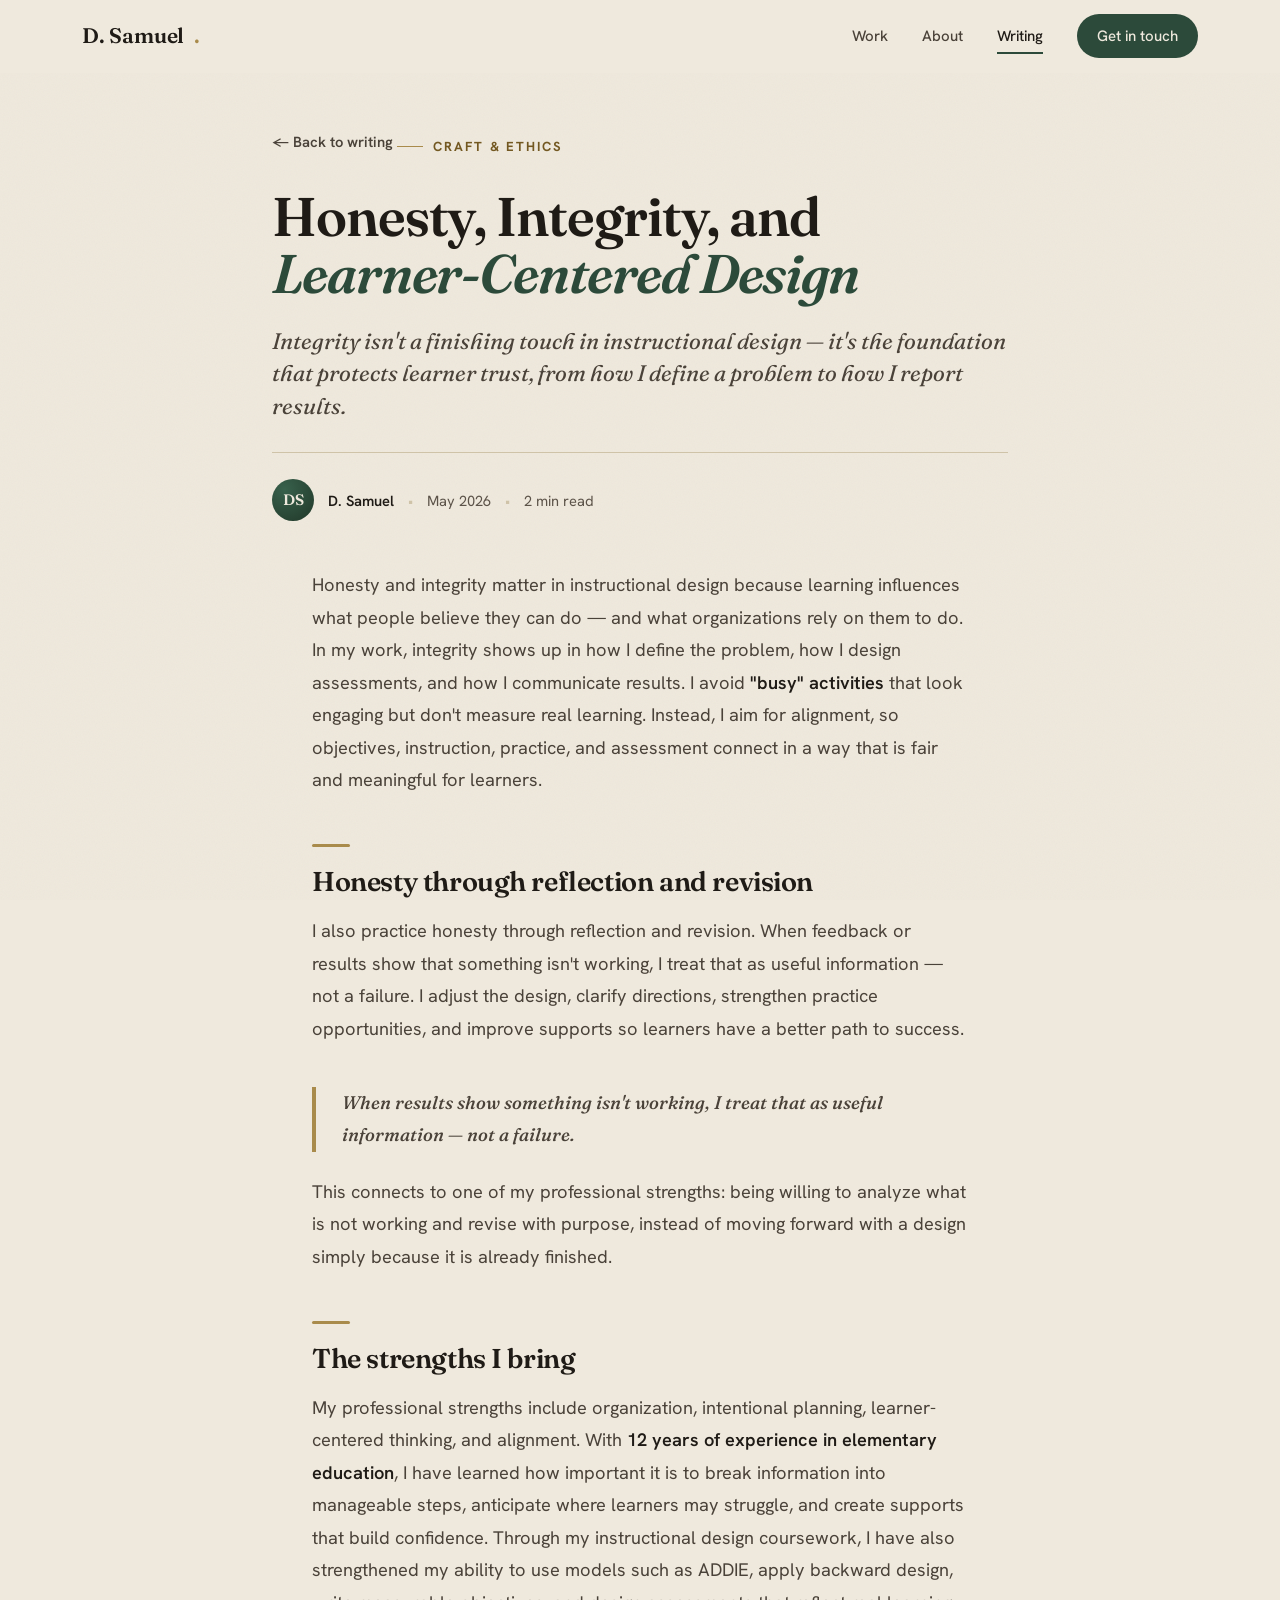
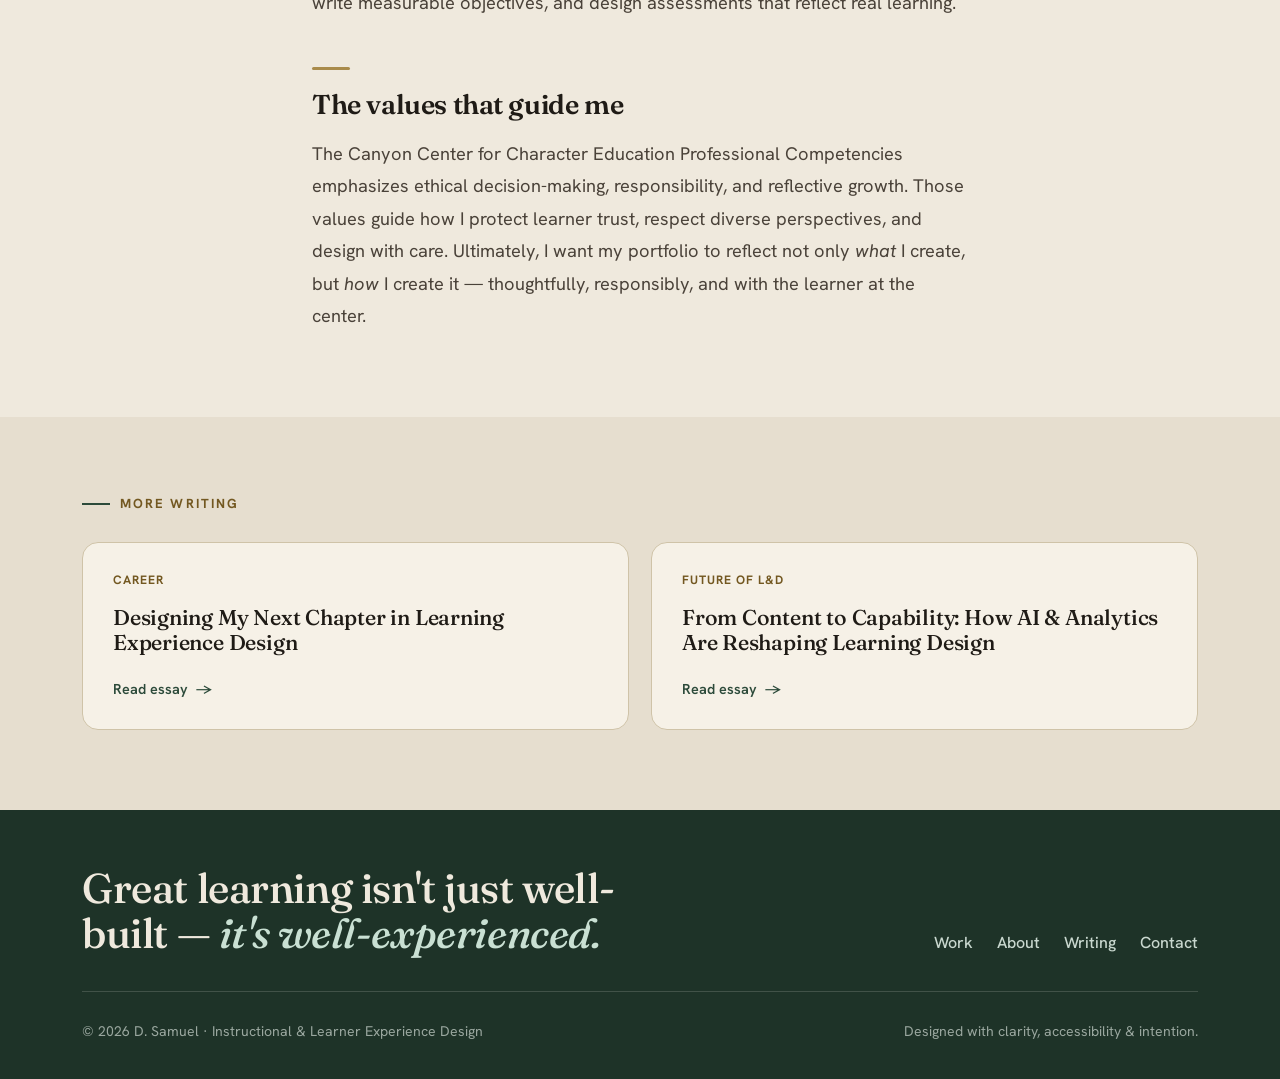
<file: honesty-integrity-and-learner-centered-design.html>
<!DOCTYPE html>
<!--
  honesty-integrity-and-learner-centered-design.html — Essay Page
  ═══════════════════════════════════════════════════════════════
  D. Samuel · Instructional & Learner Experience Design Portfolio
  ═══════════════════════════════════════════════════════════════

  ESSAY DETAILS
  Title:    Honesty, Integrity, and Learner-Centered Design
  Category: Craft & ethics
  Date:     May 2026
  Length:   ~2 min read
  Source:   Originally published on the Wix portfolio blog at
            sdonteisha.wixsite.com/dsam-id — rebuilt here as a
            native, on-brand page so no external redirects are needed.

  CONTENT SUMMARY
  Explores how integrity shows up in every phase of instructional
  design: honest problem definition, aligned assessments that
  measure real learning (not busy work), and a reflective revision
  practice that treats failure as data.  Anchors in the Canyon
  Center for Character Education Professional Competencies.

  PAGE STRUCTURE
  <article>
    <header class="article-hero">   — title block, standfirst, byline
    <div class="prose">             — long-form body content
  </article>
  <section class="more-writing">   — two cards linking to the other essays
  <footer>                         — shared site footer

  ARTICLE HERO COMPONENTS
  • .back-link      — "← Back to writing" (link to writing.html)
  • .article-kicker — category label with a brass leading bar
  • h1              — essay title; <em> renders in italic evergreen
  • .standfirst     — italic intro sentence (editorial convention)
  • .byline         — DS avatar initials, name, date, read time

  "MORE WRITING" SECTION
  Shows the other two essays as cards (.more-card).
  This section uses .more-grid (2-column) rather than .essay-grid
  (3-column) since only two cards appear here.

  ACTIVE NAV STATE
  class="active" is on the Writing link (this essay lives under Writing).
-->
<html lang="en">
<head>
<meta charset="UTF-8" />
<meta name="viewport" content="width=device-width, initial-scale=1.0" />
<title>Honesty, Integrity, and Learner-Centered Design — D. Samuel</title>
<meta name="description" content="Why integrity is the foundation of instructional design — how it shapes the way I define problems, design assessments, and protect learner trust." />
<link rel="preconnect" href="https://fonts.googleapis.com" />
<link rel="preconnect" href="https://fonts.gstatic.com" crossorigin />
<link href="https://fonts.googleapis.com/css2?family=Fraunces:ital,opsz,wght@0,9..144,400;0,9..144,500;0,9..144,600;0,9..144,700;1,9..144,400;1,9..144,500&family=Hanken+Grotesk:wght@400;500;600;700&display=swap" rel="stylesheet" />
<link rel="stylesheet" href="styles.css" />
<script src="site.js" defer></script>
</head>
<body>

<!-- ═══════════════════════════════════════════════════
     NAV — Writing is active because this essay lives under Writing
     ═══════════════════════════════════════════════════ -->
<header class="nav" id="nav">
  <div class="wrap nav-inner">
    <a href="index.html" class="brand">D. Samuel<span class="dot">.</span></a>
    <nav class="nav-links" id="navLinks">
      <a href="work.html">Work</a>
      <a href="about.html">About</a>
      <a href="writing.html" class="active">Writing</a>
      <a href="contact.html" class="nav-cta">Get in touch</a>
    </nav>
    <button class="nav-toggle" id="navToggle" aria-label="Menu"><span></span><span></span><span></span></button>
  </div>
</header>


<!-- ═══════════════════════════════════════════════════
     ARTICLE — semantic container for the full essay
     ═══════════════════════════════════════════════════ -->
<article>

  <!-- ── ARTICLE HERO: title block ──────────────────────────
       Max-width 800px (wider than the 720px prose column) so
       the standfirst and byline have a little more room.
       ──────────────────────────────────────────────────────── -->
  <header class="article-hero">
    <div class="wrap">

      <!-- Back navigation — gap widens on hover (styles.css §14) -->
      <a href="writing.html" class="back-link">← Back to writing</a>

      <!-- Category label — brass leading bar added via ::before in CSS -->
      <div class="article-kicker">Craft &amp; ethics</div>

      <!-- Main headline — <em> renders italic evergreen green -->
      <h1>Honesty, Integrity, and <em>Learner-Centered Design</em></h1>

      <!-- Standfirst: italic summary sentence above the byline -->
      <p class="standfirst">Integrity isn't a finishing touch in instructional design — it's the foundation that protects learner trust, from how I define a problem to how I report results.</p>

      <!-- Byline: avatar, name, date, estimated read time -->
      <div class="byline">
        <!-- DS monogram avatar — replace with <img> if a headshot is added -->
        <div class="avatar">DS</div>
        <span class="who">D. Samuel</span>
        <span class="sep">•</span>
        <span>May 2026</span>
        <span class="sep">•</span>
        <span>2 min read</span>
      </div>

    </div>
  </header>


  <!-- ── PROSE: long-form body ──────────────────────────────
       Max-width 720px for comfortable ~70-character line length.
       p, h2, .pullquote all styled in styles.css §14.
       h2 has a 38px brass bar above it (::before pseudo-element).
       ──────────────────────────────────────────────────────── -->
  <div class="prose">
    <div class="wrap">

      <p>Honesty and integrity matter in instructional design because learning influences what people believe they can do — and what organizations rely on them to do. In my work, integrity shows up in how I define the problem, how I design assessments, and how I communicate results. I avoid <strong>"busy" activities</strong> that look engaging but don't measure real learning. Instead, I aim for alignment, so objectives, instruction, practice, and assessment connect in a way that is fair and meaningful for learners.</p>

      <!-- Section heading — brass 3px bar drawn above via ::before -->
      <h2>Honesty through reflection and revision</h2>

      <p>I also practice honesty through reflection and revision. When feedback or results show that something isn't working, I treat that as useful information — not a failure. I adjust the design, clarify directions, strengthen practice opportunities, and improve supports so learners have a better path to success.</p>

      <!-- Pull quote — large italic, left brass border (styles.css §14) -->
      <p class="pullquote">When results show something isn't working, I treat that as useful information — not a failure.</p>

      <p>This connects to one of my professional strengths: being willing to analyze what is not working and revise with purpose, instead of moving forward with a design simply because it is already finished.</p>

      <h2>The strengths I bring</h2>

      <p>My professional strengths include organization, intentional planning, learner-centered thinking, and alignment. With <strong>12 years of experience in elementary education</strong>, I have learned how important it is to break information into manageable steps, anticipate where learners may struggle, and create supports that build confidence. Through my instructional design coursework, I have also strengthened my ability to use models such as ADDIE, apply backward design, write measurable objectives, and design assessments that reflect real learning.</p>

      <h2>The values that guide me</h2>

      <p>The Canyon Center for Character Education Professional Competencies emphasizes ethical decision-making, responsibility, and reflective growth. Those values guide how I protect learner trust, respect diverse perspectives, and design with care. Ultimately, I want my portfolio to reflect not only <em>what</em> I create, but <em>how</em> I create it — thoughtfully, responsibly, and with the learner at the center.</p>

    </div>
  </div>

</article>


<!-- ═══════════════════════════════════════════════════
     MORE WRITING — links to the other two essays
     .more-grid: 2-column (differs from the 3-column .essay-grid
     on writing.html since only two related essays are shown here).
     Cards do NOT have class="reveal" here — they're often below
     the fold already and the observer handles them.
     ═══════════════════════════════════════════════════ -->
<section class="more-writing">
  <div class="wrap">
    <div class="eyebrow">More writing</div>
    <div class="more-grid">

      <a class="more-card" href="designing-my-next-chapter-in-learning-experience-design.html">
        <div class="mc-tag">Career</div>
        <h3>Designing My Next Chapter in Learning Experience Design</h3>
        <span class="read">Read essay <span class="arrow">→</span></span>
      </a>

      <a class="more-card" href="from-content-to-capability.html">
        <div class="mc-tag">Future of L&amp;D</div>
        <h3>From Content to Capability: How AI &amp; Analytics Are Reshaping Learning Design</h3>
        <span class="read">Read essay <span class="arrow">→</span></span>
      </a>

    </div>
  </div>
</section>


<!-- ═══════════════════════════════════════════════════
     FOOTER — identical across all pages
     ═══════════════════════════════════════════════════ -->
<footer>
  <div class="wrap">
    <div class="foot-top">
      <div class="big">Great learning isn't just well-built — <em>it's well-experienced.</em></div>
      <div class="foot-links">
        <a href="work.html">Work</a>
        <a href="about.html">About</a>
        <a href="writing.html">Writing</a>
        <a href="contact.html">Contact</a>
      </div>
    </div>
    <div class="foot-bottom">
      <span>© 2026 D. Samuel · Instructional &amp; Learner Experience Design</span>
      <span>Designed with clarity, accessibility &amp; intention.</span>
    </div>
  </div>
</footer>

</body>
</html>
</file>
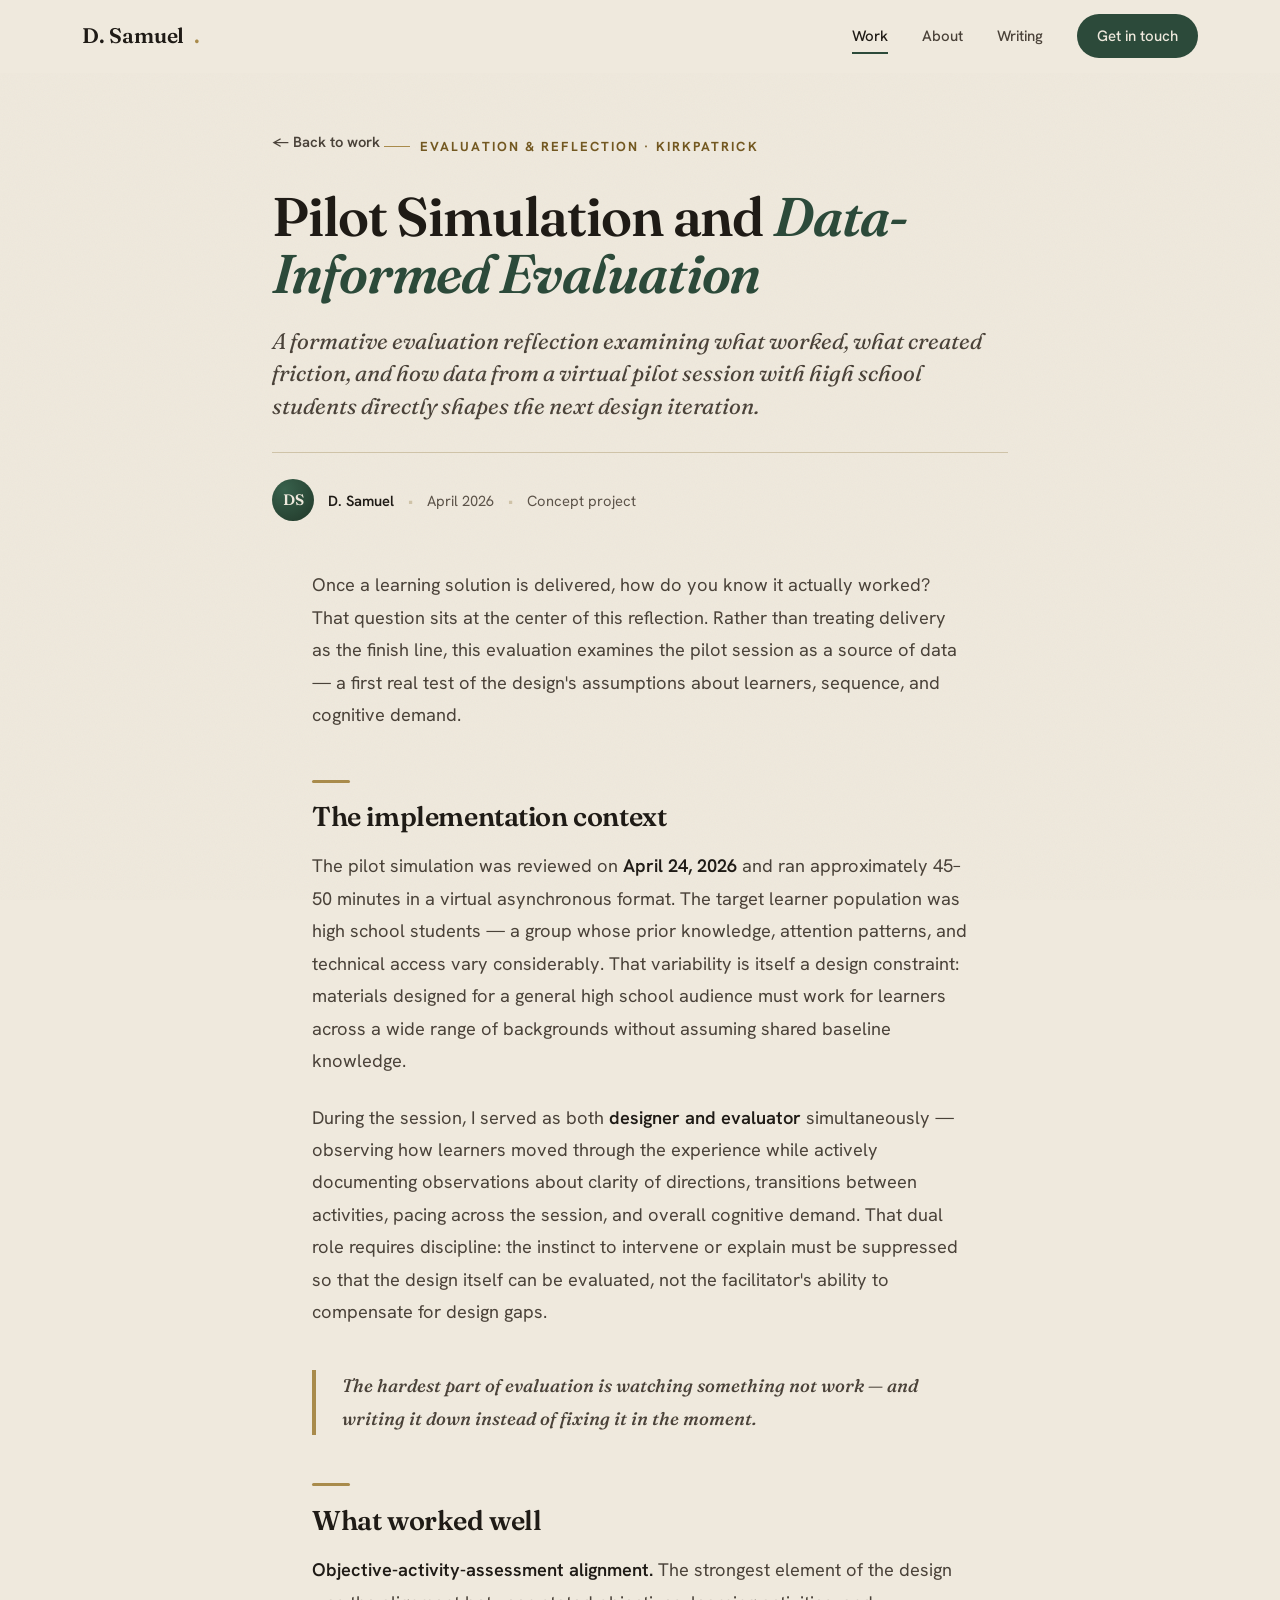
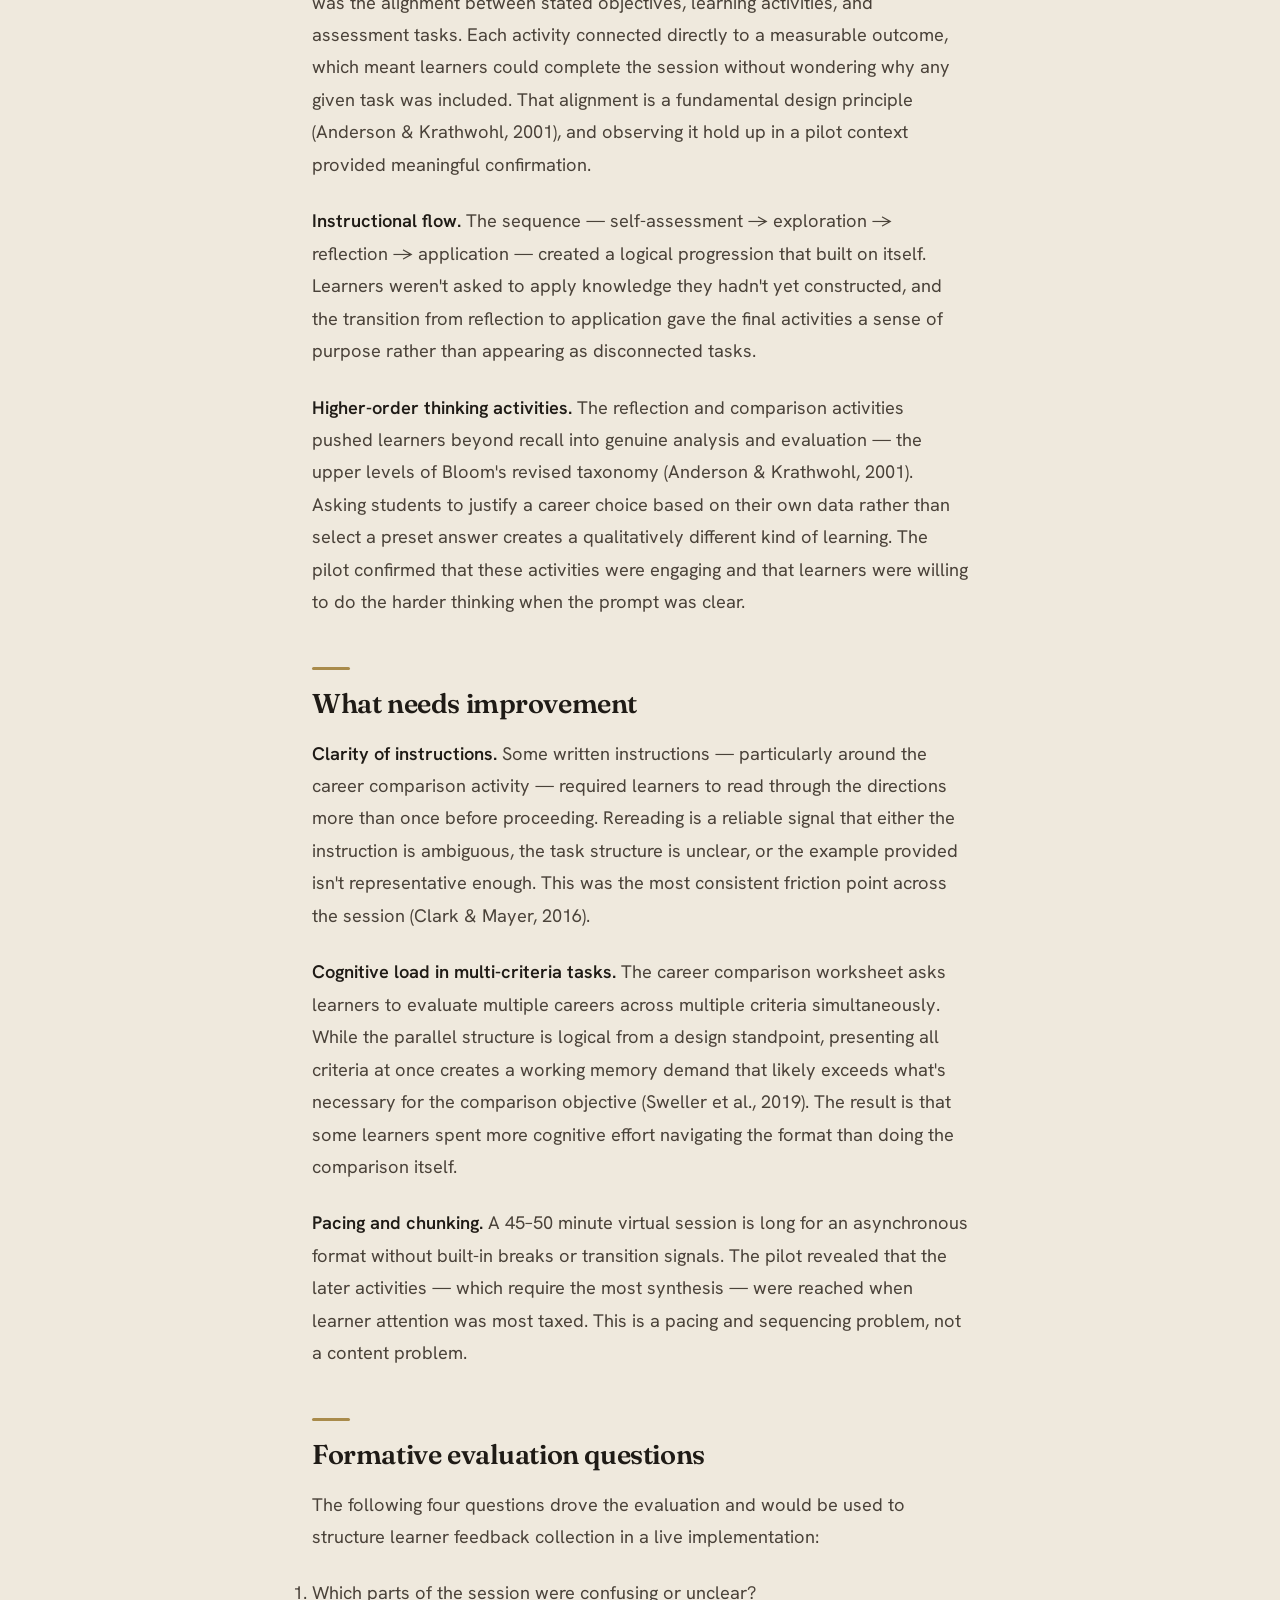
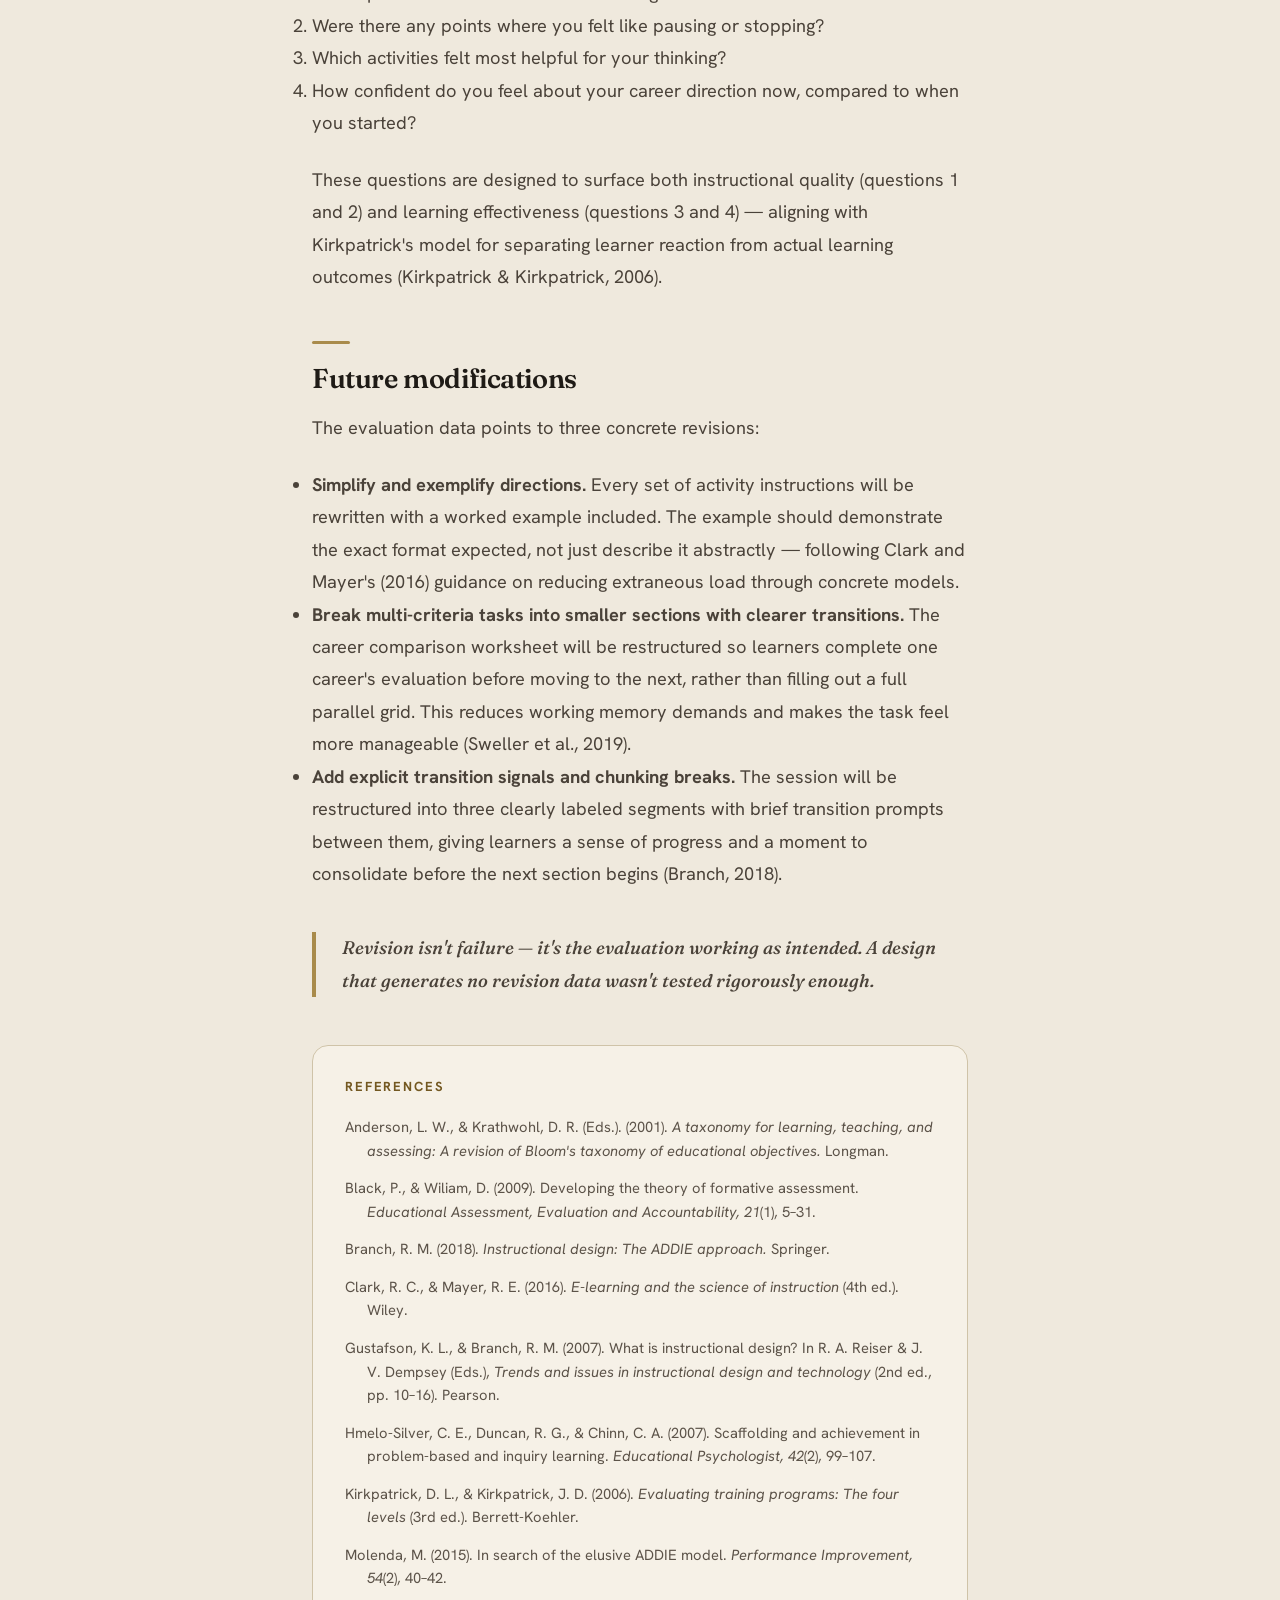
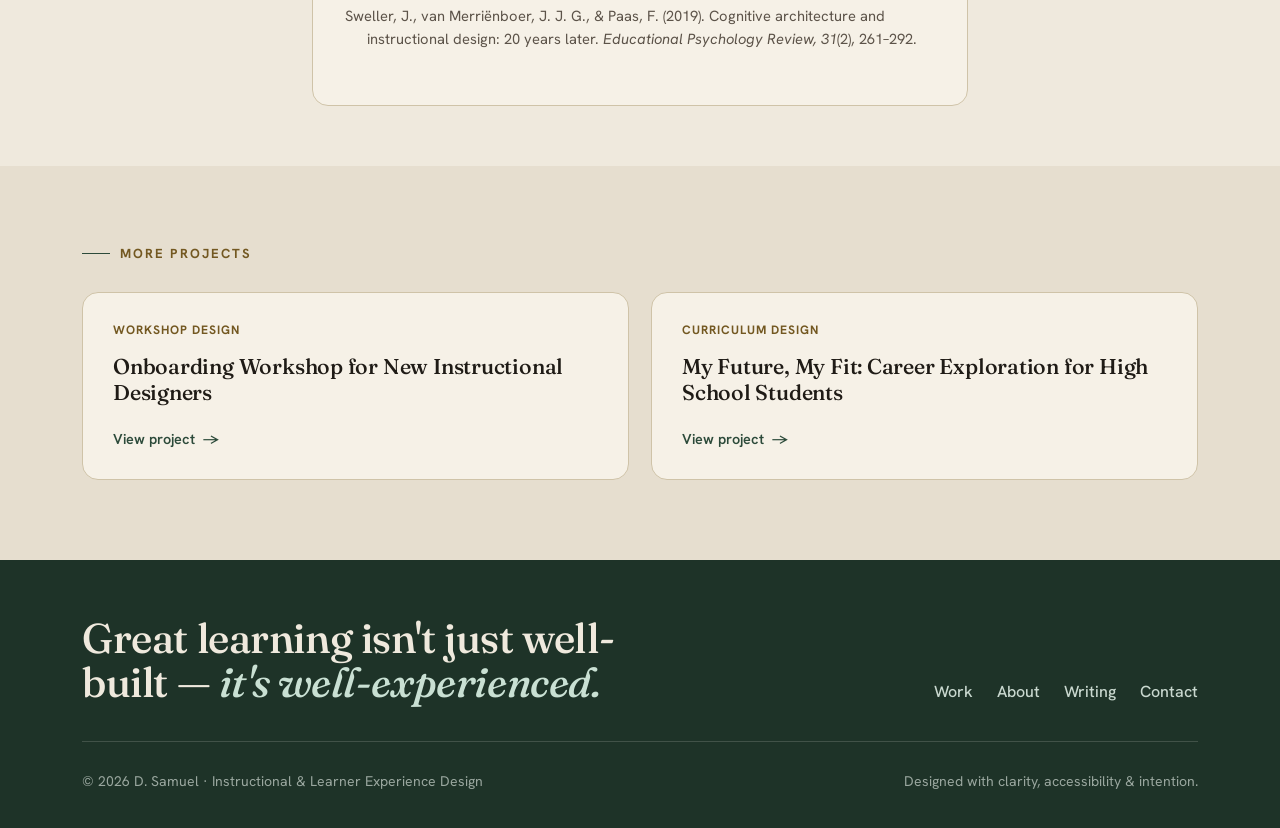
<file: project-implementation-evaluation.html>
<!DOCTYPE html>
<html lang="en">
<head>
<meta charset="UTF-8" />
<meta name="viewport" content="width=device-width, initial-scale=1.0" />
<title>Pilot Simulation and Data-Informed Evaluation — D. Samuel</title>
<meta name="description" content="A formative evaluation reflection examining what worked, what needs revision, and how data from a pilot session with high school students informs the next design iteration." />
<link rel="preconnect" href="https://fonts.googleapis.com" />
<link rel="preconnect" href="https://fonts.gstatic.com" crossorigin />
<link href="https://fonts.googleapis.com/css2?family=Fraunces:ital,opsz,wght@0,9..144,400;0,9..144,500;0,9..144,600;0,9..144,700;1,9..144,400;1,9..144,500&family=Hanken+Grotesk:wght@400;500;600;700&display=swap" rel="stylesheet" />
<link rel="stylesheet" href="styles.css" />
<script src="site.js" defer></script>
</head>
<body>

<header class="nav" id="nav">
  <div class="wrap nav-inner">
    <a href="index.html" class="brand">D. Samuel<span class="dot">.</span></a>
    <nav class="nav-links" id="navLinks">
      <a href="work.html" class="active">Work</a>
      <a href="about.html">About</a>
      <a href="writing.html">Writing</a>
      <a href="contact.html" class="nav-cta">Get in touch</a>
    </nav>
    <button class="nav-toggle" id="navToggle" aria-label="Menu"><span></span><span></span><span></span></button>
  </div>
</header>


<article>

  <header class="article-hero">
    <div class="wrap">

      <a href="work.html" class="back-link">← Back to work</a>

      <div class="article-kicker">Evaluation &amp; Reflection · Kirkpatrick</div>

      <h1>Pilot Simulation and <em>Data-Informed Evaluation</em></h1>

      <p class="standfirst">A formative evaluation reflection examining what worked, what created friction, and how data from a virtual pilot session with high school students directly shapes the next design iteration.</p>

      <div class="byline">
        <div class="avatar">DS</div>
        <span class="who">D. Samuel</span>
        <span class="sep">•</span>
        <span>April 2026</span>
        <span class="sep">•</span>
        <span>Concept project</span>
      </div>

    </div>
  </header>


  <div class="prose">
    <div class="wrap">

      <p>Once a learning solution is delivered, how do you know it actually worked? That question sits at the center of this reflection. Rather than treating delivery as the finish line, this evaluation examines the pilot session as a source of data — a first real test of the design's assumptions about learners, sequence, and cognitive demand.</p>


      <h2>The implementation context</h2>

      <p>The pilot simulation was reviewed on <strong>April 24, 2026</strong> and ran approximately 45–50 minutes in a virtual asynchronous format. The target learner population was high school students — a group whose prior knowledge, attention patterns, and technical access vary considerably. That variability is itself a design constraint: materials designed for a general high school audience must work for learners across a wide range of backgrounds without assuming shared baseline knowledge.</p>

      <p>During the session, I served as both <strong>designer and evaluator</strong> simultaneously — observing how learners moved through the experience while actively documenting observations about clarity of directions, transitions between activities, pacing across the session, and overall cognitive demand. That dual role requires discipline: the instinct to intervene or explain must be suppressed so that the design itself can be evaluated, not the facilitator's ability to compensate for design gaps.</p>

      <p class="pullquote">The hardest part of evaluation is watching something not work — and writing it down instead of fixing it in the moment.</p>


      <h2>What worked well</h2>

      <p><strong>Objective-activity-assessment alignment.</strong> The strongest element of the design was the alignment between stated objectives, learning activities, and assessment tasks. Each activity connected directly to a measurable outcome, which meant learners could complete the session without wondering why any given task was included. That alignment is a fundamental design principle (Anderson &amp; Krathwohl, 2001), and observing it hold up in a pilot context provided meaningful confirmation.</p>

      <p><strong>Instructional flow.</strong> The sequence — self-assessment → exploration → reflection → application — created a logical progression that built on itself. Learners weren't asked to apply knowledge they hadn't yet constructed, and the transition from reflection to application gave the final activities a sense of purpose rather than appearing as disconnected tasks.</p>

      <p><strong>Higher-order thinking activities.</strong> The reflection and comparison activities pushed learners beyond recall into genuine analysis and evaluation — the upper levels of Bloom's revised taxonomy (Anderson &amp; Krathwohl, 2001). Asking students to justify a career choice based on their own data rather than select a preset answer creates a qualitatively different kind of learning. The pilot confirmed that these activities were engaging and that learners were willing to do the harder thinking when the prompt was clear.</p>


      <h2>What needs improvement</h2>

      <p><strong>Clarity of instructions.</strong> Some written instructions — particularly around the career comparison activity — required learners to read through the directions more than once before proceeding. Rereading is a reliable signal that either the instruction is ambiguous, the task structure is unclear, or the example provided isn't representative enough. This was the most consistent friction point across the session (Clark &amp; Mayer, 2016).</p>

      <p><strong>Cognitive load in multi-criteria tasks.</strong> The career comparison worksheet asks learners to evaluate multiple careers across multiple criteria simultaneously. While the parallel structure is logical from a design standpoint, presenting all criteria at once creates a working memory demand that likely exceeds what's necessary for the comparison objective (Sweller et al., 2019). The result is that some learners spent more cognitive effort navigating the format than doing the comparison itself.</p>

      <p><strong>Pacing and chunking.</strong> A 45–50 minute virtual session is long for an asynchronous format without built-in breaks or transition signals. The pilot revealed that the later activities — which require the most synthesis — were reached when learner attention was most taxed. This is a pacing and sequencing problem, not a content problem.</p>


      <h2>Formative evaluation questions</h2>

      <p>The following four questions drove the evaluation and would be used to structure learner feedback collection in a live implementation:</p>

      <ol>
        <li>Which parts of the session were confusing or unclear?</li>
        <li>Were there any points where you felt like pausing or stopping?</li>
        <li>Which activities felt most helpful for your thinking?</li>
        <li>How confident do you feel about your career direction now, compared to when you started?</li>
      </ol>

      <p>These questions are designed to surface both instructional quality (questions 1 and 2) and learning effectiveness (questions 3 and 4) — aligning with Kirkpatrick's model for separating learner reaction from actual learning outcomes (Kirkpatrick &amp; Kirkpatrick, 2006).</p>


      <h2>Future modifications</h2>

      <p>The evaluation data points to three concrete revisions:</p>

      <ul>
        <li><strong>Simplify and exemplify directions.</strong> Every set of activity instructions will be rewritten with a worked example included. The example should demonstrate the exact format expected, not just describe it abstractly — following Clark and Mayer's (2016) guidance on reducing extraneous load through concrete models.</li>
        <li><strong>Break multi-criteria tasks into smaller sections with clearer transitions.</strong> The career comparison worksheet will be restructured so learners complete one career's evaluation before moving to the next, rather than filling out a full parallel grid. This reduces working memory demands and makes the task feel more manageable (Sweller et al., 2019).</li>
        <li><strong>Add explicit transition signals and chunking breaks.</strong> The session will be restructured into three clearly labeled segments with brief transition prompts between them, giving learners a sense of progress and a moment to consolidate before the next section begins (Branch, 2018).</li>
      </ul>

      <p class="pullquote">Revision isn't failure — it's the evaluation working as intended. A design that generates no revision data wasn't tested rigorously enough.</p>


      <div class="references">
        <h3>References</h3>
        <ul>
          <li>Anderson, L. W., &amp; Krathwohl, D. R. (Eds.). (2001). <em>A taxonomy for learning, teaching, and assessing: A revision of Bloom's taxonomy of educational objectives.</em> Longman.</li>
          <li>Black, P., &amp; Wiliam, D. (2009). Developing the theory of formative assessment. <em>Educational Assessment, Evaluation and Accountability, 21</em>(1), 5–31.</li>
          <li>Branch, R. M. (2018). <em>Instructional design: The ADDIE approach.</em> Springer.</li>
          <li>Clark, R. C., &amp; Mayer, R. E. (2016). <em>E-learning and the science of instruction</em> (4th ed.). Wiley.</li>
          <li>Gustafson, K. L., &amp; Branch, R. M. (2007). What is instructional design? In R. A. Reiser &amp; J. V. Dempsey (Eds.), <em>Trends and issues in instructional design and technology</em> (2nd ed., pp. 10–16). Pearson.</li>
          <li>Hmelo-Silver, C. E., Duncan, R. G., &amp; Chinn, C. A. (2007). Scaffolding and achievement in problem-based and inquiry learning. <em>Educational Psychologist, 42</em>(2), 99–107.</li>
          <li>Kirkpatrick, D. L., &amp; Kirkpatrick, J. D. (2006). <em>Evaluating training programs: The four levels</em> (3rd ed.). Berrett-Koehler.</li>
          <li>Molenda, M. (2015). In search of the elusive ADDIE model. <em>Performance Improvement, 54</em>(2), 40–42.</li>
          <li>Sweller, J., van Merriënboer, J. J. G., &amp; Paas, F. (2019). Cognitive architecture and instructional design: 20 years later. <em>Educational Psychology Review, 31</em>(2), 261–292.</li>
        </ul>
      </div>

    </div>
  </div>

</article>


<section class="more-writing">
  <div class="wrap">
    <div class="eyebrow">More projects</div>
    <div class="more-grid">

      <a class="more-card" href="project-onboarding-workshop.html">
        <div class="mc-tag">Workshop Design</div>
        <h3>Onboarding Workshop for New Instructional Designers</h3>
        <span class="read">View project <span class="arrow">→</span></span>
      </a>

      <a class="more-card" href="project-my-future-my-fit.html">
        <div class="mc-tag">Curriculum Design</div>
        <h3>My Future, My Fit: Career Exploration for High School Students</h3>
        <span class="read">View project <span class="arrow">→</span></span>
      </a>

    </div>
  </div>
</section>


<footer>
  <div class="wrap">
    <div class="foot-top">
      <div class="big">Great learning isn't just well-built — <em>it's well-experienced.</em></div>
      <div class="foot-links">
        <a href="work.html">Work</a>
        <a href="about.html">About</a>
        <a href="writing.html">Writing</a>
        <a href="contact.html">Contact</a>
      </div>
    </div>
    <div class="foot-bottom">
      <span>© 2026 D. Samuel · Instructional &amp; Learner Experience Design</span>
      <span>Designed with clarity, accessibility &amp; intention.</span>
    </div>
  </div>
</footer>

</body>
</html>
</file>
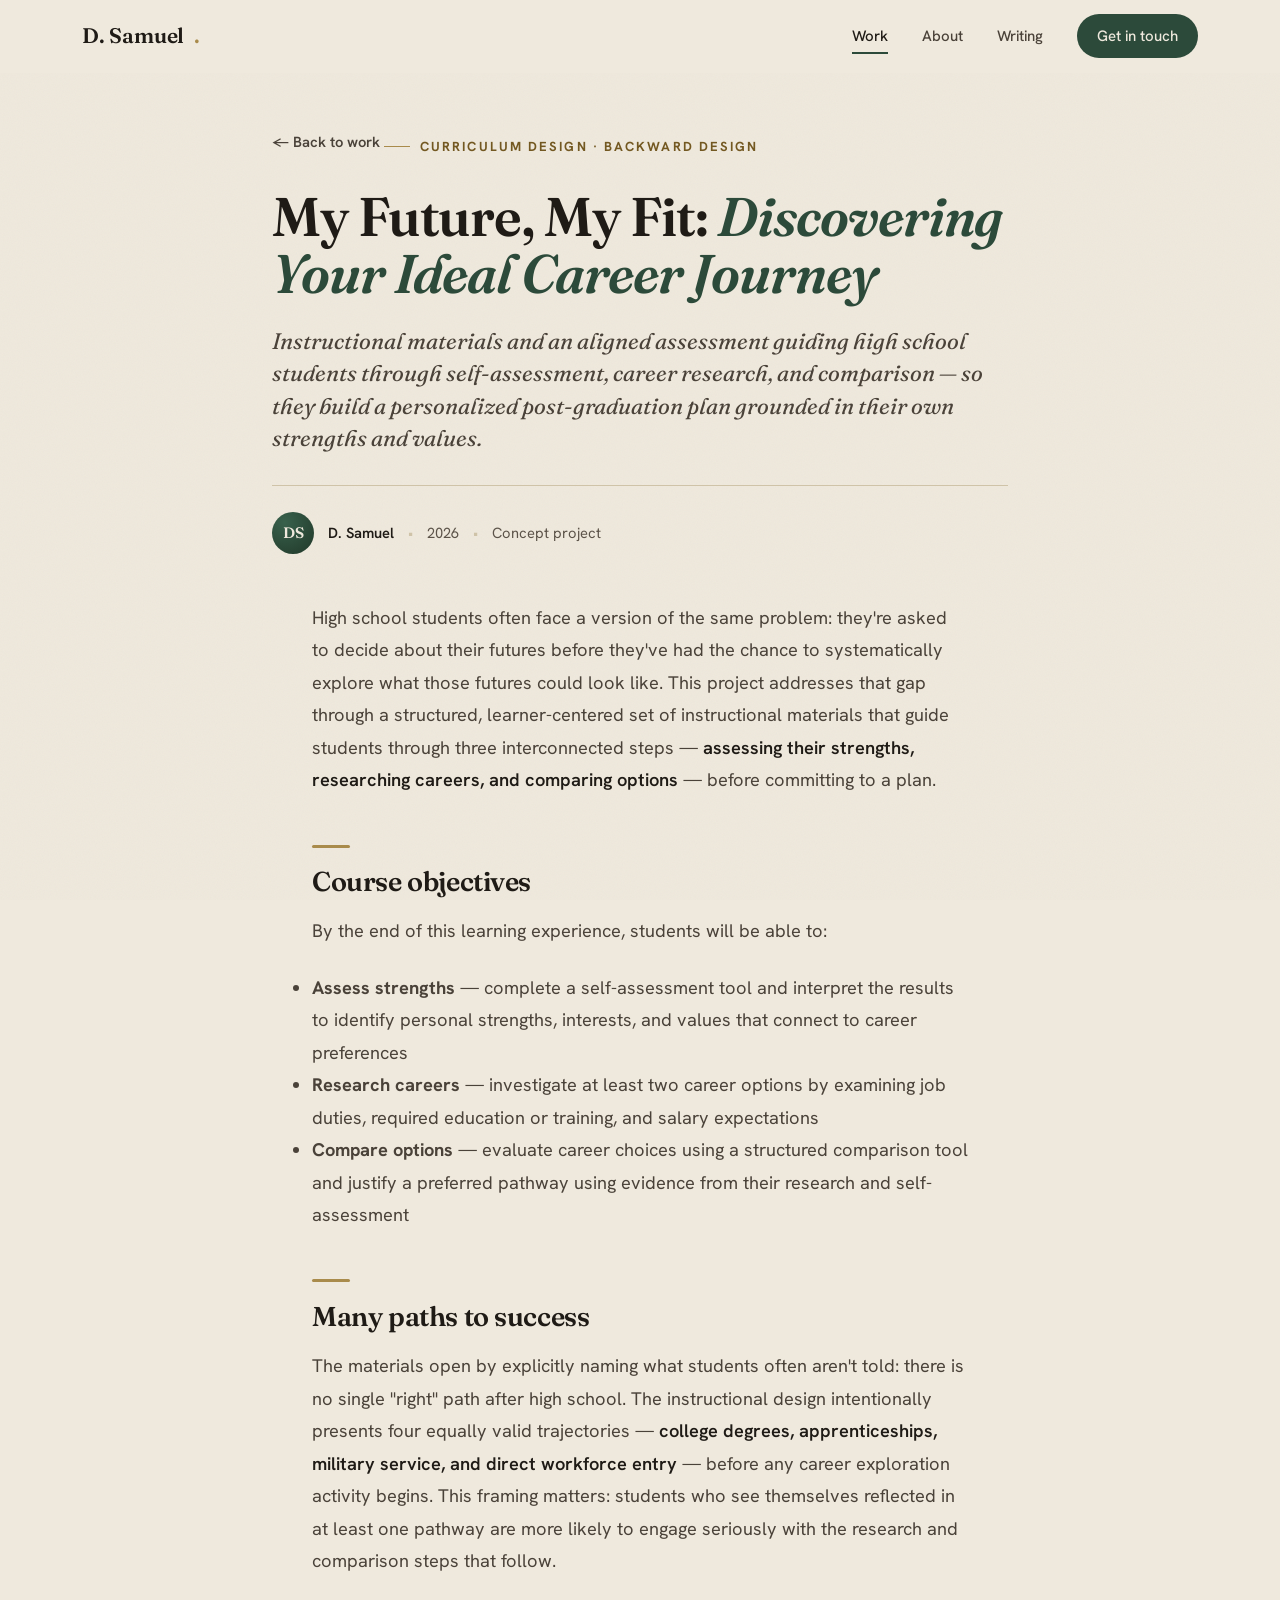
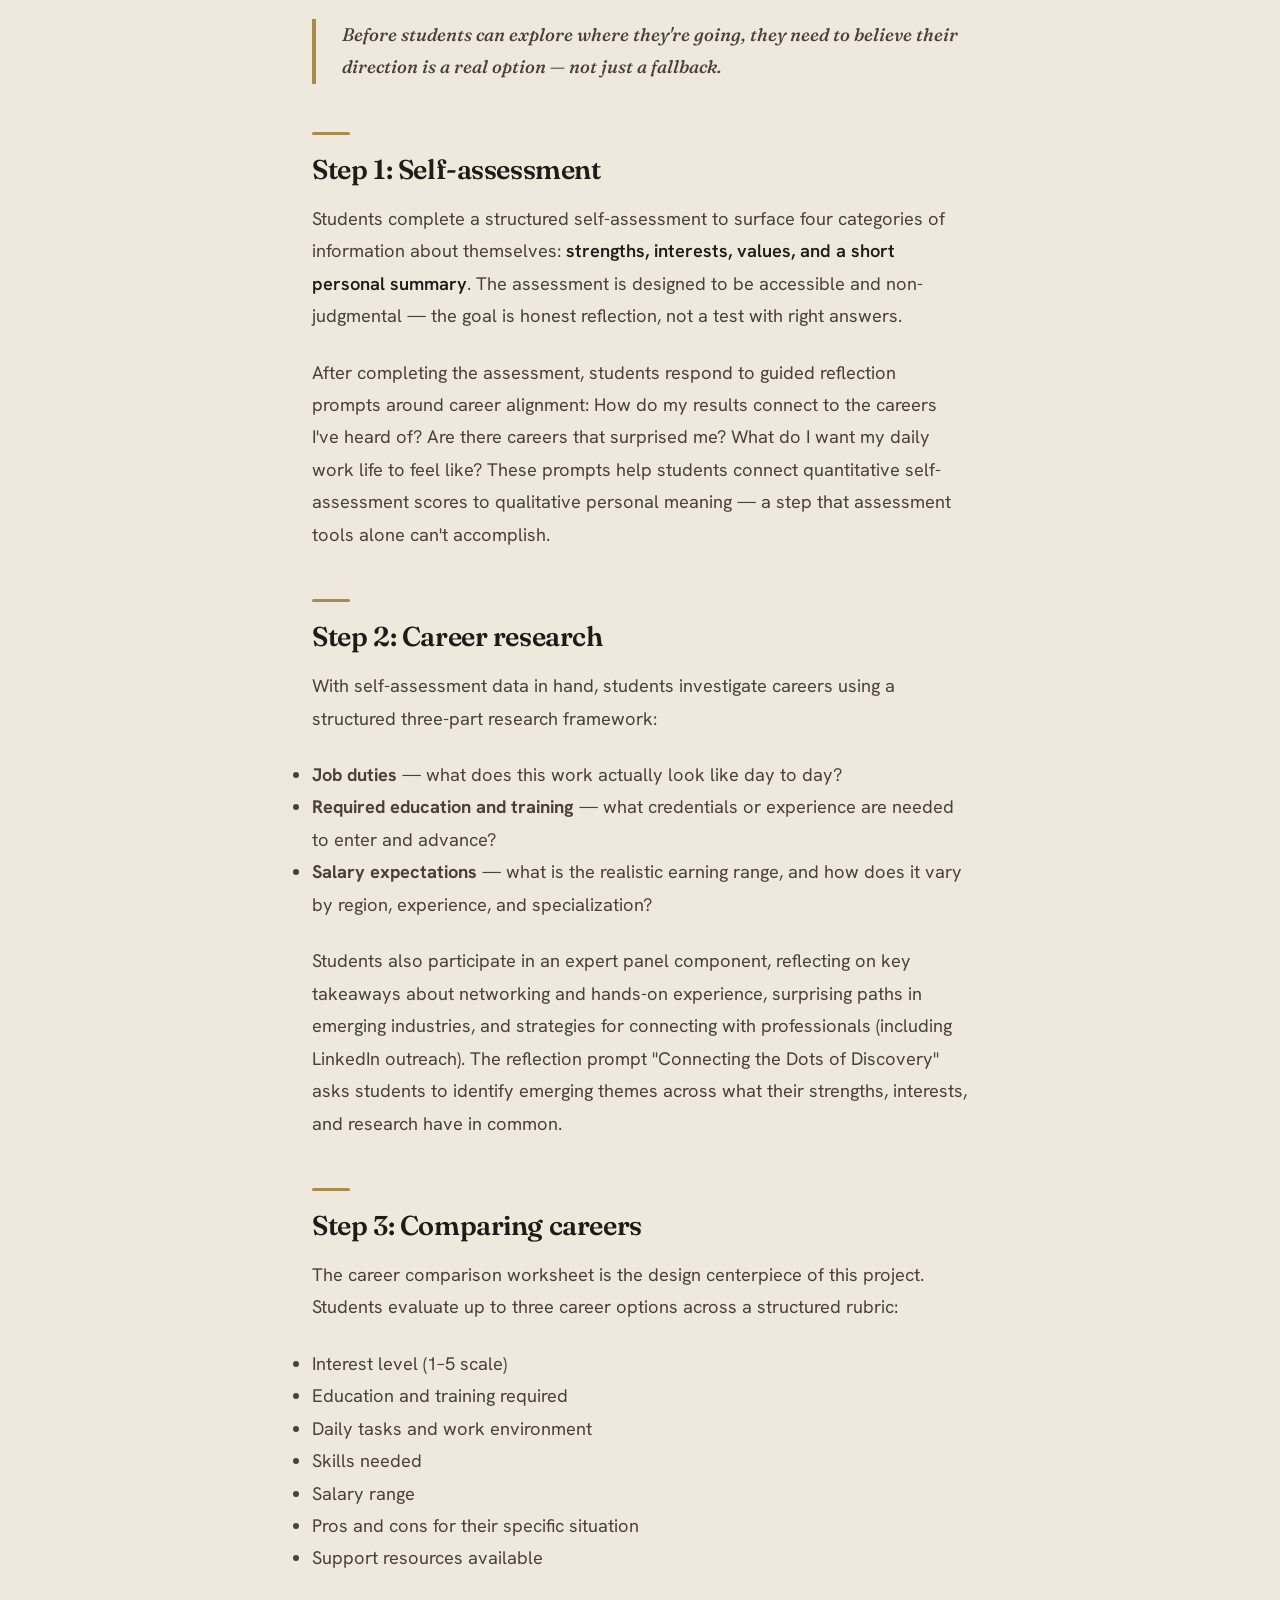
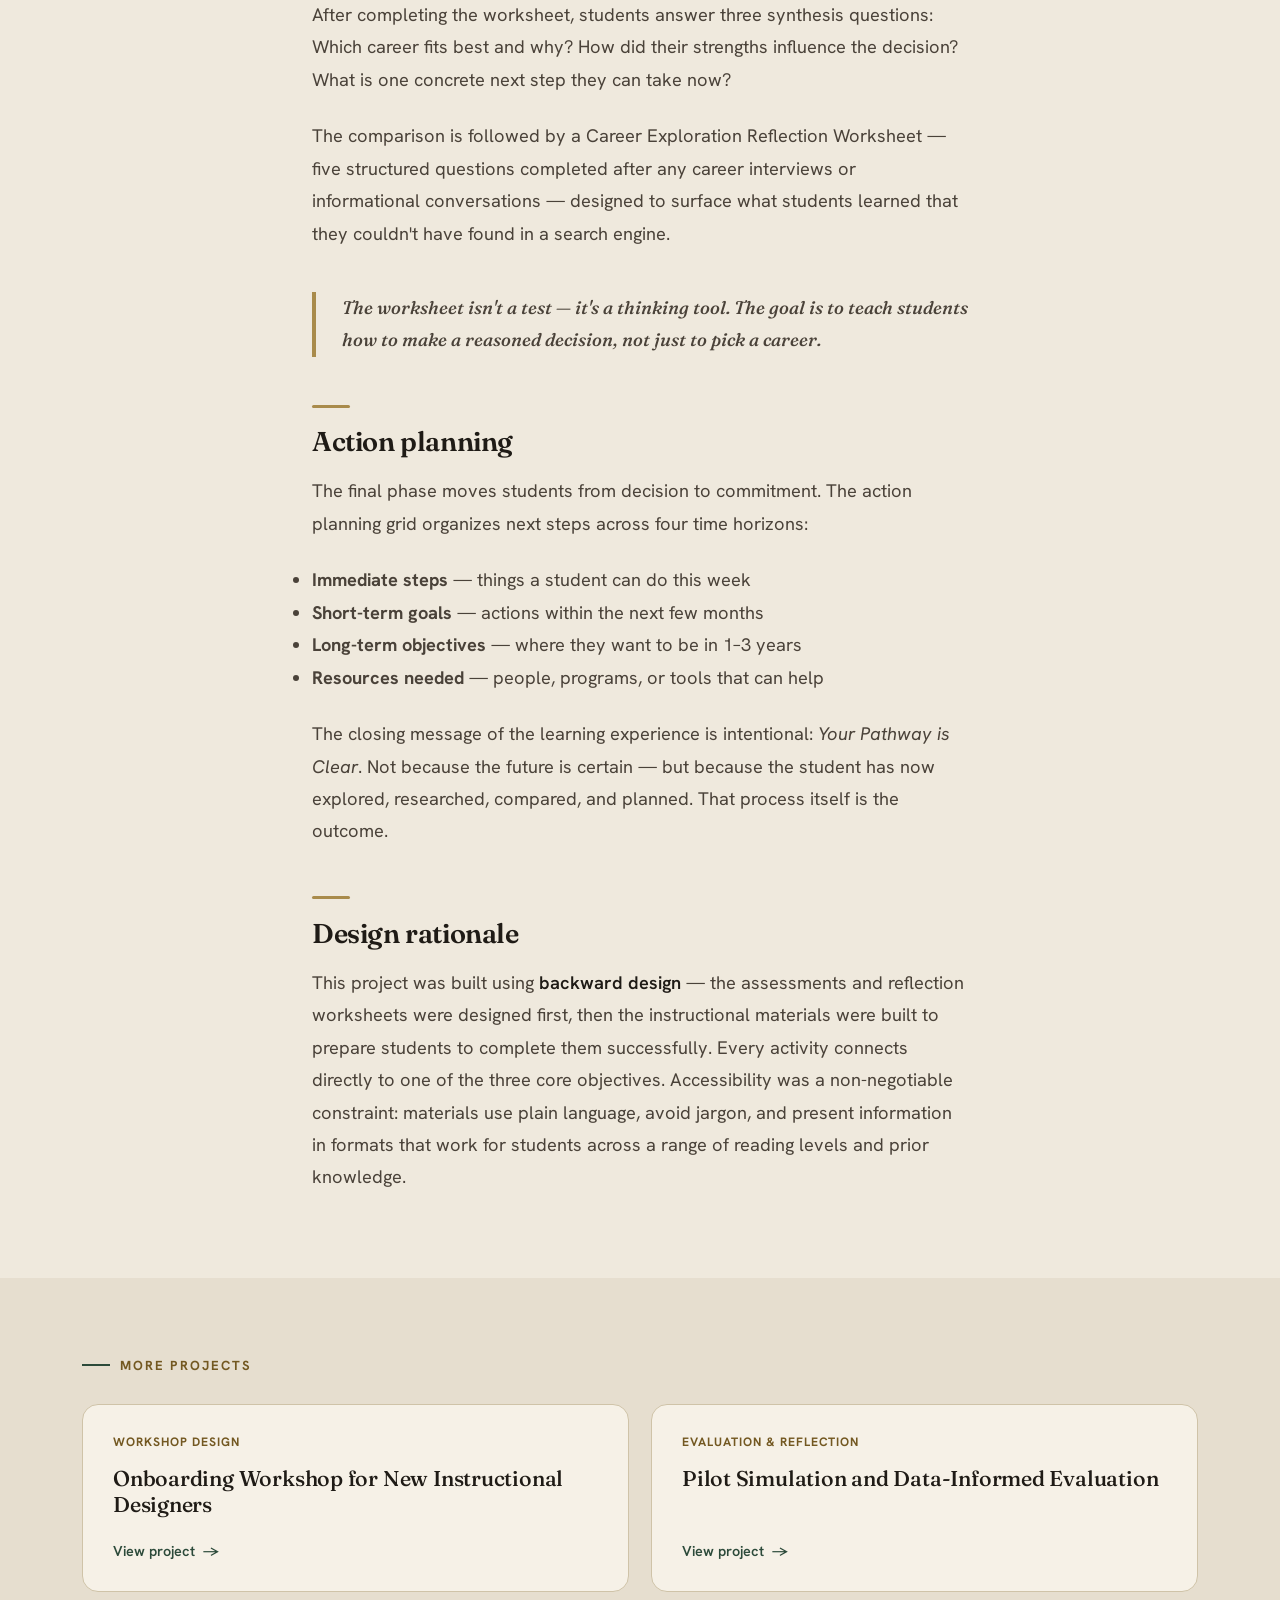
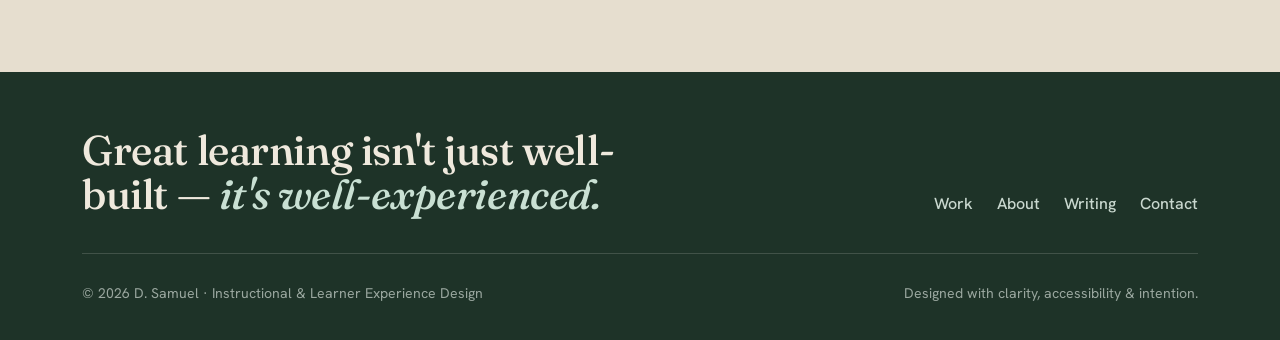
<file: project-my-future-my-fit.html>
<!DOCTYPE html>
<html lang="en">
<head>
<meta charset="UTF-8" />
<meta name="viewport" content="width=device-width, initial-scale=1.0" />
<title>My Future, My Fit: Career Exploration for High School Students — D. Samuel</title>
<meta name="description" content="Instructional materials and aligned assessment guiding high school students through self-assessment, career research, and comparison to build a personalized post-graduation plan." />
<link rel="preconnect" href="https://fonts.googleapis.com" />
<link rel="preconnect" href="https://fonts.gstatic.com" crossorigin />
<link href="https://fonts.googleapis.com/css2?family=Fraunces:ital,opsz,wght@0,9..144,400;0,9..144,500;0,9..144,600;0,9..144,700;1,9..144,400;1,9..144,500&family=Hanken+Grotesk:wght@400;500;600;700&display=swap" rel="stylesheet" />
<link rel="stylesheet" href="styles.css" />
<script src="site.js" defer></script>
</head>
<body>

<header class="nav" id="nav">
  <div class="wrap nav-inner">
    <a href="index.html" class="brand">D. Samuel<span class="dot">.</span></a>
    <nav class="nav-links" id="navLinks">
      <a href="work.html" class="active">Work</a>
      <a href="about.html">About</a>
      <a href="writing.html">Writing</a>
      <a href="contact.html" class="nav-cta">Get in touch</a>
    </nav>
    <button class="nav-toggle" id="navToggle" aria-label="Menu"><span></span><span></span><span></span></button>
  </div>
</header>


<article>

  <header class="article-hero">
    <div class="wrap">

      <a href="work.html" class="back-link">← Back to work</a>

      <div class="article-kicker">Curriculum Design · Backward Design</div>

      <h1>My Future, My Fit: <em>Discovering Your Ideal Career Journey</em></h1>

      <p class="standfirst">Instructional materials and an aligned assessment guiding high school students through self-assessment, career research, and comparison — so they build a personalized post-graduation plan grounded in their own strengths and values.</p>

      <div class="byline">
        <div class="avatar">DS</div>
        <span class="who">D. Samuel</span>
        <span class="sep">•</span>
        <span>2026</span>
        <span class="sep">•</span>
        <span>Concept project</span>
      </div>

    </div>
  </header>


  <div class="prose">
    <div class="wrap">

      <p>High school students often face a version of the same problem: they're asked to decide about their futures before they've had the chance to systematically explore what those futures could look like. This project addresses that gap through a structured, learner-centered set of instructional materials that guide students through three interconnected steps — <strong>assessing their strengths, researching careers, and comparing options</strong> — before committing to a plan.</p>


      <h2>Course objectives</h2>

      <p>By the end of this learning experience, students will be able to:</p>

      <ul>
        <li><strong>Assess strengths</strong> — complete a self-assessment tool and interpret the results to identify personal strengths, interests, and values that connect to career preferences</li>
        <li><strong>Research careers</strong> — investigate at least two career options by examining job duties, required education or training, and salary expectations</li>
        <li><strong>Compare options</strong> — evaluate career choices using a structured comparison tool and justify a preferred pathway using evidence from their research and self-assessment</li>
      </ul>


      <h2>Many paths to success</h2>

      <p>The materials open by explicitly naming what students often aren't told: there is no single "right" path after high school. The instructional design intentionally presents four equally valid trajectories — <strong>college degrees, apprenticeships, military service, and direct workforce entry</strong> — before any career exploration activity begins. This framing matters: students who see themselves reflected in at least one pathway are more likely to engage seriously with the research and comparison steps that follow.</p>

      <p class="pullquote">Before students can explore where they're going, they need to believe their direction is a real option — not just a fallback.</p>


      <h2>Step 1: Self-assessment</h2>

      <p>Students complete a structured self-assessment to surface four categories of information about themselves: <strong>strengths, interests, values, and a short personal summary</strong>. The assessment is designed to be accessible and non-judgmental — the goal is honest reflection, not a test with right answers.</p>

      <p>After completing the assessment, students respond to guided reflection prompts around career alignment: How do my results connect to the careers I've heard of? Are there careers that surprised me? What do I want my daily work life to feel like? These prompts help students connect quantitative self-assessment scores to qualitative personal meaning — a step that assessment tools alone can't accomplish.</p>


      <h2>Step 2: Career research</h2>

      <p>With self-assessment data in hand, students investigate careers using a structured three-part research framework:</p>

      <ul>
        <li><strong>Job duties</strong> — what does this work actually look like day to day?</li>
        <li><strong>Required education and training</strong> — what credentials or experience are needed to enter and advance?</li>
        <li><strong>Salary expectations</strong> — what is the realistic earning range, and how does it vary by region, experience, and specialization?</li>
      </ul>

      <p>Students also participate in an expert panel component, reflecting on key takeaways about networking and hands-on experience, surprising paths in emerging industries, and strategies for connecting with professionals (including LinkedIn outreach). The reflection prompt "Connecting the Dots of Discovery" asks students to identify emerging themes across what their strengths, interests, and research have in common.</p>


      <h2>Step 3: Comparing careers</h2>

      <p>The career comparison worksheet is the design centerpiece of this project. Students evaluate up to three career options across a structured rubric:</p>

      <ul>
        <li>Interest level (1–5 scale)</li>
        <li>Education and training required</li>
        <li>Daily tasks and work environment</li>
        <li>Skills needed</li>
        <li>Salary range</li>
        <li>Pros and cons for their specific situation</li>
        <li>Support resources available</li>
      </ul>

      <p>After completing the worksheet, students answer three synthesis questions: Which career fits best and why? How did their strengths influence the decision? What is one concrete next step they can take now?</p>

      <p>The comparison is followed by a Career Exploration Reflection Worksheet — five structured questions completed after any career interviews or informational conversations — designed to surface what students learned that they couldn't have found in a search engine.</p>

      <p class="pullquote">The worksheet isn't a test — it's a thinking tool. The goal is to teach students how to make a reasoned decision, not just to pick a career.</p>


      <h2>Action planning</h2>

      <p>The final phase moves students from decision to commitment. The action planning grid organizes next steps across four time horizons:</p>

      <ul>
        <li><strong>Immediate steps</strong> — things a student can do this week</li>
        <li><strong>Short-term goals</strong> — actions within the next few months</li>
        <li><strong>Long-term objectives</strong> — where they want to be in 1–3 years</li>
        <li><strong>Resources needed</strong> — people, programs, or tools that can help</li>
      </ul>

      <p>The closing message of the learning experience is intentional: <em>Your Pathway is Clear</em>. Not because the future is certain — but because the student has now explored, researched, compared, and planned. That process itself is the outcome.</p>


      <h2>Design rationale</h2>

      <p>This project was built using <strong>backward design</strong> — the assessments and reflection worksheets were designed first, then the instructional materials were built to prepare students to complete them successfully. Every activity connects directly to one of the three core objectives. Accessibility was a non-negotiable constraint: materials use plain language, avoid jargon, and present information in formats that work for students across a range of reading levels and prior knowledge.</p>

    </div>
  </div>

</article>


<section class="more-writing">
  <div class="wrap">
    <div class="eyebrow">More projects</div>
    <div class="more-grid">

      <a class="more-card" href="project-onboarding-workshop.html">
        <div class="mc-tag">Workshop Design</div>
        <h3>Onboarding Workshop for New Instructional Designers</h3>
        <span class="read">View project <span class="arrow">→</span></span>
      </a>

      <a class="more-card" href="project-implementation-evaluation.html">
        <div class="mc-tag">Evaluation &amp; Reflection</div>
        <h3>Pilot Simulation and Data-Informed Evaluation</h3>
        <span class="read">View project <span class="arrow">→</span></span>
      </a>

    </div>
  </div>
</section>


<footer>
  <div class="wrap">
    <div class="foot-top">
      <div class="big">Great learning isn't just well-built — <em>it's well-experienced.</em></div>
      <div class="foot-links">
        <a href="work.html">Work</a>
        <a href="about.html">About</a>
        <a href="writing.html">Writing</a>
        <a href="contact.html">Contact</a>
      </div>
    </div>
    <div class="foot-bottom">
      <span>© 2026 D. Samuel · Instructional &amp; Learner Experience Design</span>
      <span>Designed with clarity, accessibility &amp; intention.</span>
    </div>
  </div>
</footer>

</body>
</html>
</file>
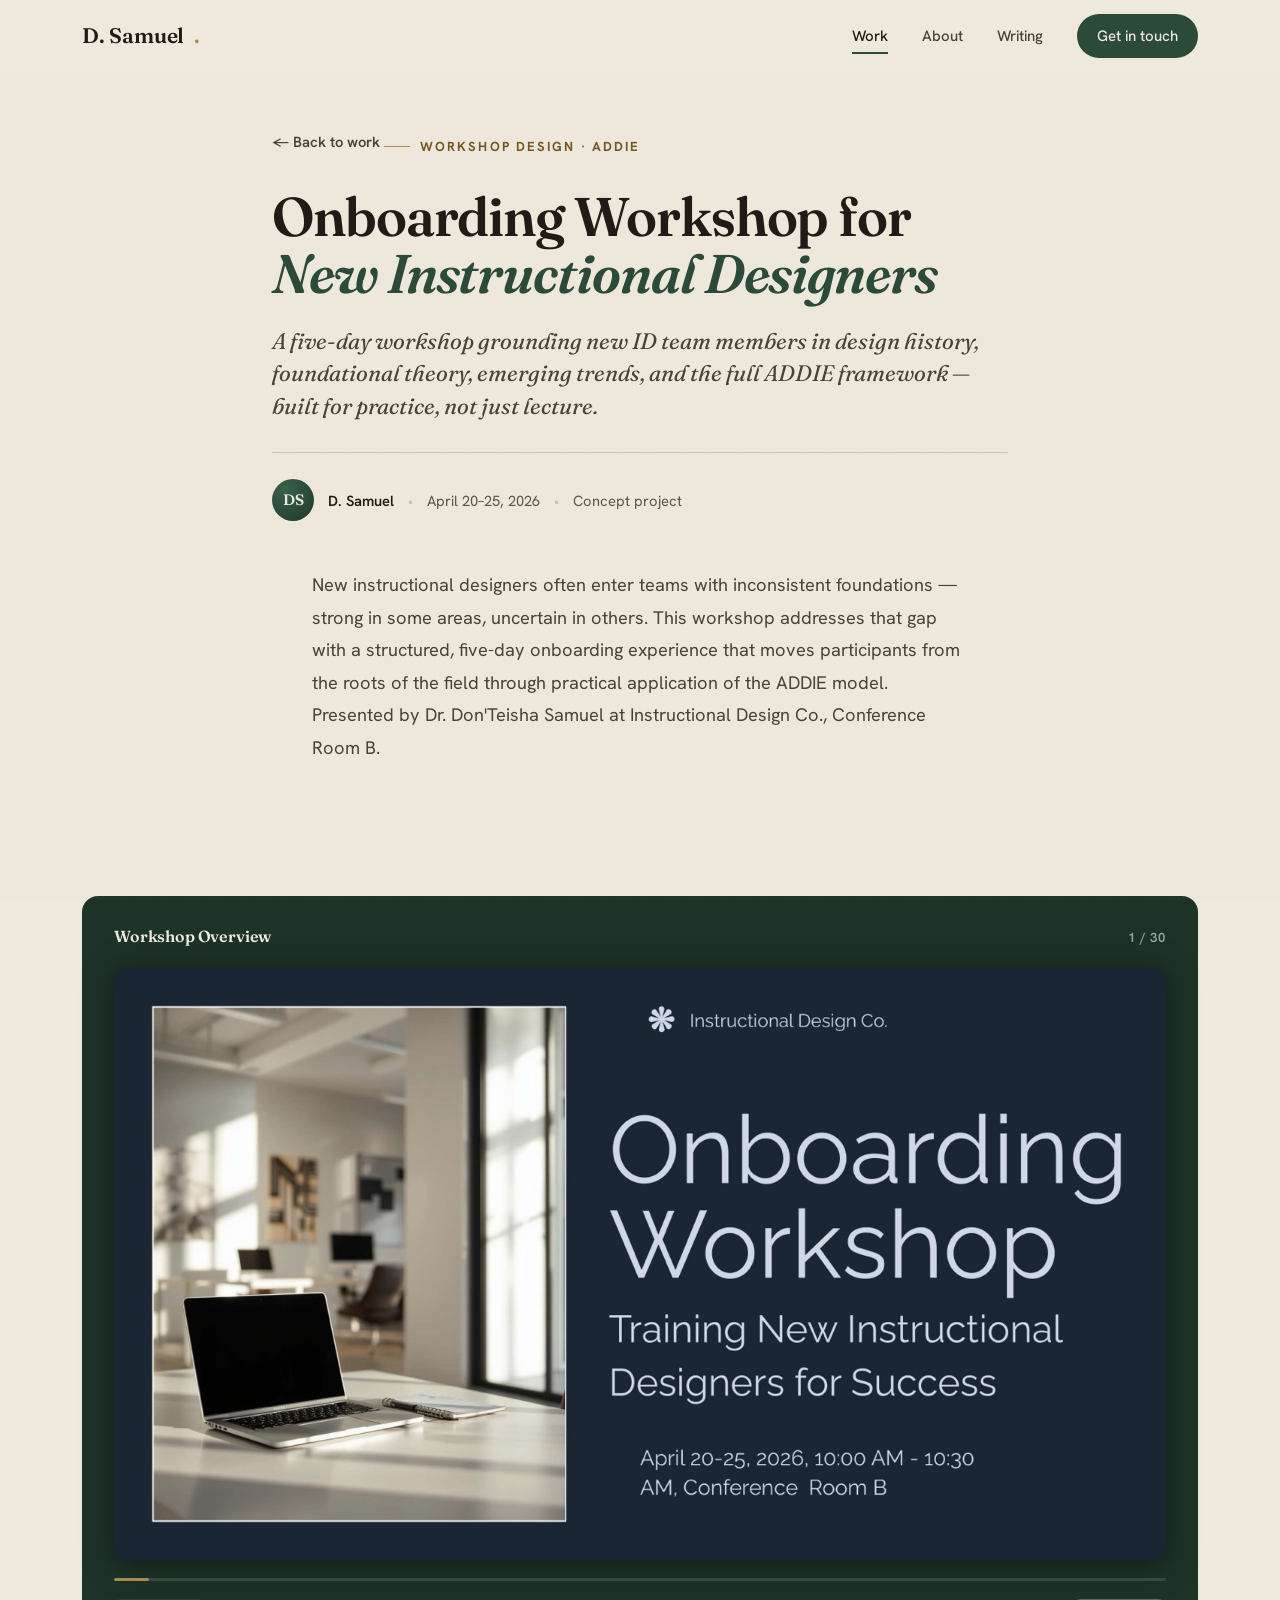
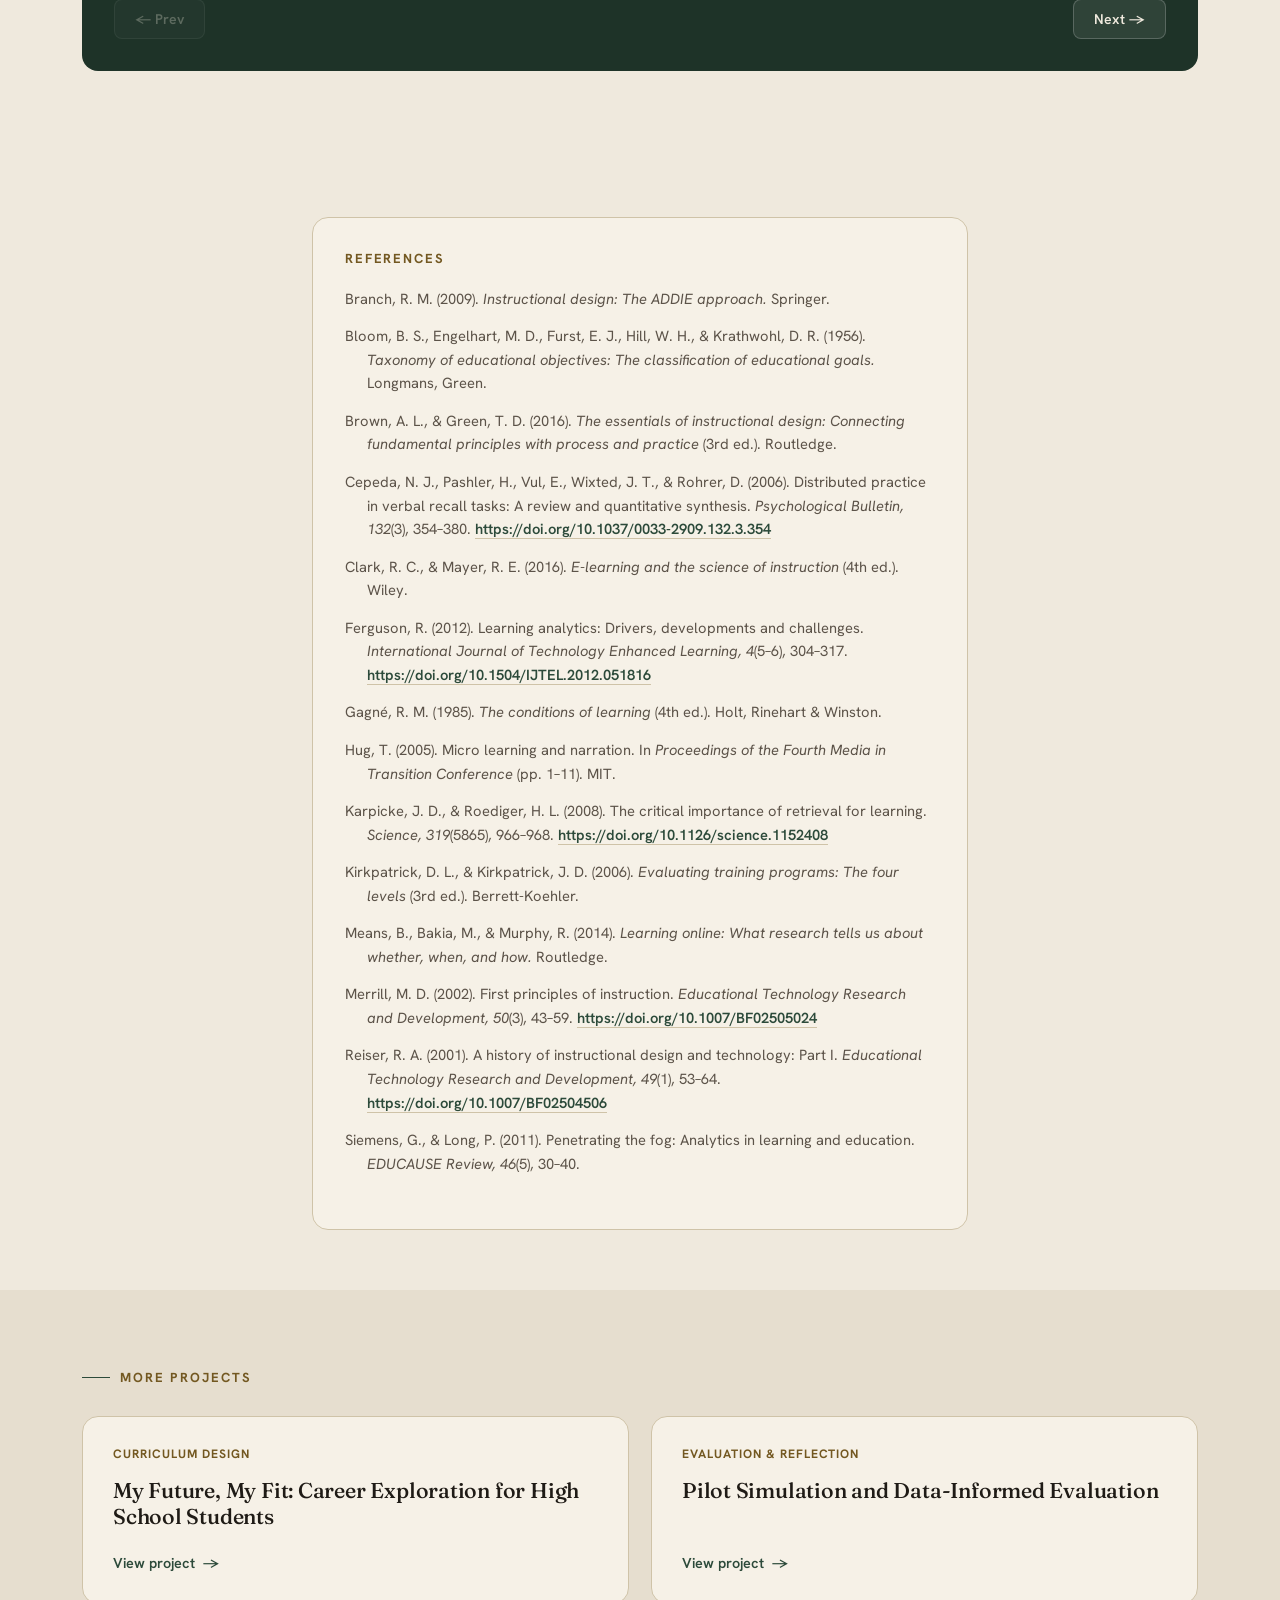
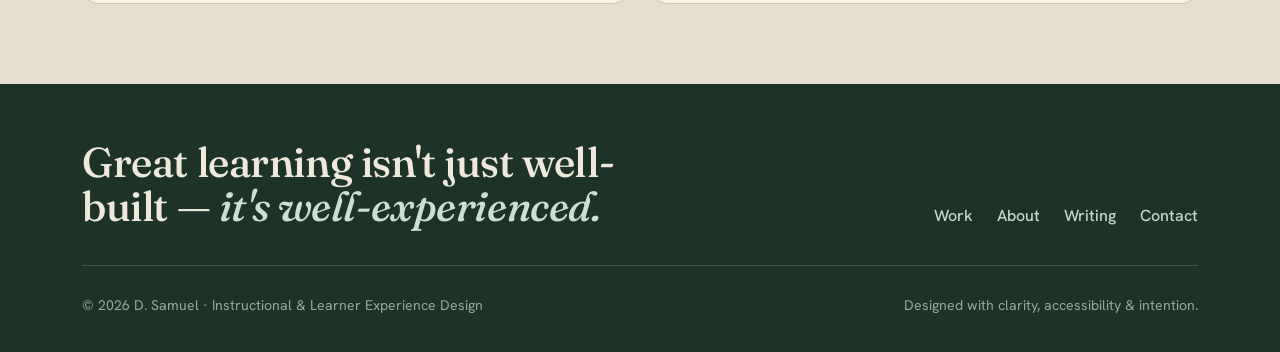
<file: project-onboarding-workshop.html>
<!DOCTYPE html>
<html lang="en">
<head>
<meta charset="UTF-8" />
<meta name="viewport" content="width=device-width, initial-scale=1.0" />
<title>Onboarding Workshop for New Instructional Designers — D. Samuel</title>
<meta name="description" content="A structured five-day onboarding workshop walking new instructional designers through ID history, foundational theorists, current trends, and every phase of the ADDIE model." />
<link rel="preconnect" href="https://fonts.googleapis.com" />
<link rel="preconnect" href="https://fonts.gstatic.com" crossorigin />
<link href="https://fonts.googleapis.com/css2?family=Fraunces:ital,opsz,wght@0,9..144,400;0,9..144,500;0,9..144,600;0,9..144,700;1,9..144,400;1,9..144,500&family=Hanken+Grotesk:wght@400;500;600;700&display=swap" rel="stylesheet" />
<link rel="stylesheet" href="styles.css" />
<script src="site.js" defer></script>
</head>
<body>

<header class="nav" id="nav">
  <div class="wrap nav-inner">
    <a href="index.html" class="brand">D. Samuel<span class="dot">.</span></a>
    <nav class="nav-links" id="navLinks">
      <a href="work.html" class="active">Work</a>
      <a href="about.html">About</a>
      <a href="writing.html">Writing</a>
      <a href="contact.html" class="nav-cta">Get in touch</a>
    </nav>
    <button class="nav-toggle" id="navToggle" aria-label="Menu"><span></span><span></span><span></span></button>
  </div>
</header>


<article>

  <!-- ARTICLE HERO -->
  <header class="article-hero">
    <div class="wrap">
      <a href="work.html" class="back-link">← Back to work</a>
      <div class="article-kicker">Workshop Design · ADDIE</div>
      <h1>Onboarding Workshop for <em>New Instructional Designers</em></h1>
      <p class="standfirst">A five-day workshop grounding new ID team members in design history, foundational theory, emerging trends, and the full ADDIE framework — built for practice, not just lecture.</p>
      <div class="byline">
        <div class="avatar">DS</div>
        <span class="who">D. Samuel</span>
        <span class="sep">•</span>
        <span>April 20–25, 2026</span>
        <span class="sep">•</span>
        <span>Concept project</span>
      </div>
    </div>
  </header>


  <!-- PROSE INTRO -->
  <div class="prose">
    <div class="wrap">
      <p>New instructional designers often enter teams with inconsistent foundations — strong in some areas, uncertain in others. This workshop addresses that gap with a structured, five-day onboarding experience that moves participants from the roots of the field through practical application of the ADDIE model. Presented by Dr. Don'Teisha Samuel at Instructional Design Co., Conference Room B.</p>
    </div>
  </div>


  <!-- SLIDE VIEWER -->
  <div class="slide-deck">
    <div class="wrap">
      <div class="sv">

        <div class="sv-header">
          <span class="sv-section" id="svSection">Workshop Overview</span>
          <span class="sv-count" id="svCount">1 / 30</span>
        </div>

        <img class="sv-img" id="svImg"
             src="images/workshop-slides/slide-01.jpg"
             alt="Title slide: Onboarding Workshop — Training New Instructional Designers for Success, April 20–25 2026" />

        <div class="sv-progress">
          <div class="sv-progress-fill" id="svFill" style="width: 3.33%"></div>
        </div>

        <div class="sv-controls">
          <button class="sv-btn" id="svPrev" disabled>← Prev</button>
          <button class="sv-btn" id="svNext">Next →</button>
        </div>

      </div>
    </div>
  </div>


  <!-- PROSE REFERENCES -->
  <div class="prose">
    <div class="wrap">
      <div class="references">
        <h3>References</h3>
        <ul>
          <li>Branch, R. M. (2009). <em>Instructional design: The ADDIE approach.</em> Springer.</li>
          <li>Bloom, B. S., Engelhart, M. D., Furst, E. J., Hill, W. H., &amp; Krathwohl, D. R. (1956). <em>Taxonomy of educational objectives: The classification of educational goals.</em> Longmans, Green.</li>
          <li>Brown, A. L., &amp; Green, T. D. (2016). <em>The essentials of instructional design: Connecting fundamental principles with process and practice</em> (3rd ed.). Routledge.</li>
          <li>Cepeda, N. J., Pashler, H., Vul, E., Wixted, J. T., &amp; Rohrer, D. (2006). Distributed practice in verbal recall tasks: A review and quantitative synthesis. <em>Psychological Bulletin, 132</em>(3), 354–380. <a href="https://doi.org/10.1037/0033-2909.132.3.354" target="_blank" rel="noopener">https://doi.org/10.1037/0033-2909.132.3.354</a></li>
          <li>Clark, R. C., &amp; Mayer, R. E. (2016). <em>E-learning and the science of instruction</em> (4th ed.). Wiley.</li>
          <li>Ferguson, R. (2012). Learning analytics: Drivers, developments and challenges. <em>International Journal of Technology Enhanced Learning, 4</em>(5–6), 304–317. <a href="https://doi.org/10.1504/IJTEL.2012.051816" target="_blank" rel="noopener">https://doi.org/10.1504/IJTEL.2012.051816</a></li>
          <li>Gagné, R. M. (1985). <em>The conditions of learning</em> (4th ed.). Holt, Rinehart &amp; Winston.</li>
          <li>Hug, T. (2005). Micro learning and narration. In <em>Proceedings of the Fourth Media in Transition Conference</em> (pp. 1–11). MIT.</li>
          <li>Karpicke, J. D., &amp; Roediger, H. L. (2008). The critical importance of retrieval for learning. <em>Science, 319</em>(5865), 966–968. <a href="https://doi.org/10.1126/science.1152408" target="_blank" rel="noopener">https://doi.org/10.1126/science.1152408</a></li>
          <li>Kirkpatrick, D. L., &amp; Kirkpatrick, J. D. (2006). <em>Evaluating training programs: The four levels</em> (3rd ed.). Berrett-Koehler.</li>
          <li>Means, B., Bakia, M., &amp; Murphy, R. (2014). <em>Learning online: What research tells us about whether, when, and how.</em> Routledge.</li>
          <li>Merrill, M. D. (2002). First principles of instruction. <em>Educational Technology Research and Development, 50</em>(3), 43–59. <a href="https://doi.org/10.1007/BF02505024" target="_blank" rel="noopener">https://doi.org/10.1007/BF02505024</a></li>
          <li>Reiser, R. A. (2001). A history of instructional design and technology: Part I. <em>Educational Technology Research and Development, 49</em>(1), 53–64. <a href="https://doi.org/10.1007/BF02504506" target="_blank" rel="noopener">https://doi.org/10.1007/BF02504506</a></li>
          <li>Siemens, G., &amp; Long, P. (2011). Penetrating the fog: Analytics in learning and education. <em>EDUCAUSE Review, 46</em>(5), 30–40.</li>
        </ul>
      </div>
    </div>
  </div>

</article>


<section class="more-writing">
  <div class="wrap">
    <div class="eyebrow">More projects</div>
    <div class="more-grid">
      <a class="more-card" href="project-my-future-my-fit.html">
        <div class="mc-tag">Curriculum Design</div>
        <h3>My Future, My Fit: Career Exploration for High School Students</h3>
        <span class="read">View project <span class="arrow">→</span></span>
      </a>
      <a class="more-card" href="project-implementation-evaluation.html">
        <div class="mc-tag">Evaluation &amp; Reflection</div>
        <h3>Pilot Simulation and Data-Informed Evaluation</h3>
        <span class="read">View project <span class="arrow">→</span></span>
      </a>
    </div>
  </div>
</section>


<footer>
  <div class="wrap">
    <div class="foot-top">
      <div class="big">Great learning isn't just well-built — <em>it's well-experienced.</em></div>
      <div class="foot-links">
        <a href="work.html">Work</a>
        <a href="about.html">About</a>
        <a href="writing.html">Writing</a>
        <a href="contact.html">Contact</a>
      </div>
    </div>
    <div class="foot-bottom">
      <span>© 2026 D. Samuel · Instructional &amp; Learner Experience Design</span>
      <span>Designed with clarity, accessibility &amp; intention.</span>
    </div>
  </div>
</footer>


<!-- SLIDESHOW SCRIPT -->
<script>
(function () {
  var slides = [
    { src: 'images/workshop-slides/slide-01.jpg', alt: 'Title slide: Onboarding Workshop — Training New Instructional Designers for Success, April 20–25 2026', section: 'Workshop Overview' },
    { src: 'images/workshop-slides/slide-02.jpg', alt: 'Workshop Agenda: four sessions — Introduction to ID, Major Theorists, Current Trends, ADDIE Model', section: 'Workshop Overview' },
    { src: 'images/workshop-slides/slide-03.jpg', alt: 'Meet Your Facilitator: Dr. Don\'Teisha Samuel, Lead Instructional Designer and Educator, 10+ years experience', section: 'Workshop Overview' },
    { src: 'images/workshop-slides/slide-04.jpg', alt: 'Workshop Objectives: define ID, explain historical roots, analyze trends, apply ADDIE, justify design decisions using research', section: 'Workshop Overview' },
    { src: 'images/workshop-slides/slide-05.jpg', alt: 'Instructional Design: history and definition — systematic process; scope includes corporate training, higher ed, e-learning', section: 'Session 1 — Introduction to Instructional Design' },
    { src: 'images/workshop-slides/slide-06.jpg', alt: 'WWII Roots — military influence on ID and evolutionary developments from wartime training methodology', section: 'Session 1 — Introduction to Instructional Design' },
    { src: 'images/workshop-slides/slide-07.jpg', alt: 'Session 1 Key Takeaways: foundations of ID rooted in history, WWII shaped methodologies, modern ID incorporates diverse theories', section: 'Session 1 — Introduction to Instructional Design' },
    { src: 'images/workshop-slides/slide-08.jpg', alt: 'Foundational Thinkers: exploring key theorists in instructional design', section: 'Session 2 — Major Theorists' },
    { src: 'images/workshop-slides/slide-09.jpg', alt: 'Skinner and Mager: behaviorist foundations, observable behaviors, objective setting, practical application', section: 'Session 2 — Major Theorists' },
    { src: 'images/workshop-slides/slide-10.jpg', alt: 'Bloom and Gagné: Bloom\'s Taxonomy six cognitive levels; Gagné\'s Conditions of Learning and practical applications', section: 'Session 2 — Major Theorists' },
    { src: 'images/workshop-slides/slide-11.jpg', alt: 'Merrill\'s First Principles: real-world applications and active learning — Problem, Activation, Demonstration, Application, Integration', section: 'Session 2 — Major Theorists' },
    { src: 'images/workshop-slides/slide-12.jpg', alt: 'Session 2 Key Takeaways: key theorists shaped ID, theories provide frameworks, clear objectives guide design', section: 'Session 2 — Major Theorists' },
    { src: 'images/workshop-slides/slide-13.jpg', alt: 'Current Trends in Instructional Design — section header', section: 'Session 3 — Current Trends' },
    { src: 'images/workshop-slides/slide-14.jpg', alt: 'Technology Integration: embracing digital tools, learner-centered approaches, future-ready skill development', section: 'Session 3 — Current Trends' },
    { src: 'images/workshop-slides/slide-15.jpg', alt: 'Accessibility and Microlearning: Universal Design for Learning, bite-sized modules, technology for flexible paths', section: 'Session 3 — Current Trends' },
    { src: 'images/workshop-slides/slide-16.jpg', alt: 'Learning Analytics: data-driven insights and predictive modeling to improve instructional design decisions', section: 'Session 3 — Current Trends' },
    { src: 'images/workshop-slides/slide-17.jpg', alt: 'Session 3 Key Takeaways: embrace technology, prioritize learner-centered design, UDL promotes equity', section: 'Session 3 — Current Trends' },
    { src: 'images/workshop-slides/slide-18.jpg', alt: 'Session 4: ADDIE Model overview — Analyze, Design, Develop, Implement, Evaluate cascade diagram', section: 'Session 4 — The ADDIE Model' },
    { src: 'images/workshop-slides/slide-19.jpg', alt: 'The ADDIE Model: five key stages of development — Analysis identifies needs, Design plans, Development creates, Implementation delivers, Evaluation assesses', section: 'Session 4 — The ADDIE Model' },
    { src: 'images/workshop-slides/slide-20.jpg', alt: 'Analysis phase: learner characteristics, contextual factors, needs assessment — identifying gaps between current and desired performance', section: 'Session 4 — The ADDIE Model' },
    { src: 'images/workshop-slides/slide-21.jpg', alt: 'Design phase: define learning objectives, content development approach, assessment strategies to measure progress', section: 'Session 4 — The ADDIE Model' },
    { src: 'images/workshop-slides/slide-22.jpg', alt: 'Development phase: material creation, collaborative design with stakeholders, quality assurance review processes', section: 'Session 4 — The ADDIE Model' },
    { src: 'images/workshop-slides/slide-23.jpg', alt: 'Implementation phase: training delivery strategies, supportive learning environment, continuous feedback mechanisms', section: 'Session 4 — The ADDIE Model' },
    { src: 'images/workshop-slides/slide-24.jpg', alt: 'Evaluation phase: process, methods, and constructive feedback to inform future design improvements and revisions', section: 'Session 4 — The ADDIE Model' },
    { src: 'images/workshop-slides/slide-25.jpg', alt: 'Session 4 Key Takeaways: each ADDIE phase is crucial, deliverables drive the process, evaluation shapes continuous improvement', section: 'Session 4 — The ADDIE Model' },
    { src: 'images/workshop-slides/slide-26.jpg', alt: 'Research-Based Practices — section header', section: 'Research-Based Practices' },
    { src: 'images/workshop-slides/slide-27.jpg', alt: 'Retrieval Practice: reinforcing memory, spaced learning with interleaved sessions, application in instructional design', section: 'Research-Based Practices' },
    { src: 'images/workshop-slides/slide-28.jpg', alt: 'Building a Continuous Culture: fostering lifelong learning, importance of continuous learning, implementation strategies', section: 'Research-Based Practices' },
    { src: 'images/workshop-slides/slide-29.jpg', alt: 'References page 1: Branch 2009, Bloom et al. 1956, Brown & Green 2016, Cepeda et al. 2006, Clark & Mayer 2016, Ferguson 2012', section: 'References' },
    { src: 'images/workshop-slides/slide-30.jpg', alt: 'References page 2: Gagné 1985, Hug 2005, Karpicke & Roediger 2008, Kirkpatrick 2006, Means et al. 2014, Merrill 2002, OECD 2019, Reiser 2001, Siemens & Long 2011', section: 'References' }
  ];

  var total   = slides.length;
  var current = 0;

  var img      = document.getElementById('svImg');
  var sectionEl= document.getElementById('svSection');
  var countEl  = document.getElementById('svCount');
  var fillEl   = document.getElementById('svFill');
  var prevBtn  = document.getElementById('svPrev');
  var nextBtn  = document.getElementById('svNext');

  function goTo(n) {
    current = Math.max(0, Math.min(n, total - 1));

    /* Fade out, swap, fade in */
    img.style.opacity = '0';
    setTimeout(function () {
      img.src          = slides[current].src;
      img.alt          = slides[current].alt;
      sectionEl.textContent = slides[current].section;
      countEl.textContent   = (current + 1) + ' / ' + total;
      fillEl.style.width    = ((current + 1) / total * 100).toFixed(2) + '%';
      prevBtn.disabled = current === 0;
      nextBtn.disabled = current === total - 1;
      img.style.opacity = '1';
    }, 160);
  }

  prevBtn.addEventListener('click', function () { goTo(current - 1); });
  nextBtn.addEventListener('click', function () { goTo(current + 1); });

  document.addEventListener('keydown', function (e) {
    if (e.key === 'ArrowLeft')  goTo(current - 1);
    if (e.key === 'ArrowRight') goTo(current + 1);
  });

  /* Initialise state */
  goTo(0);
}());
</script>

</body>
</html>
</file>
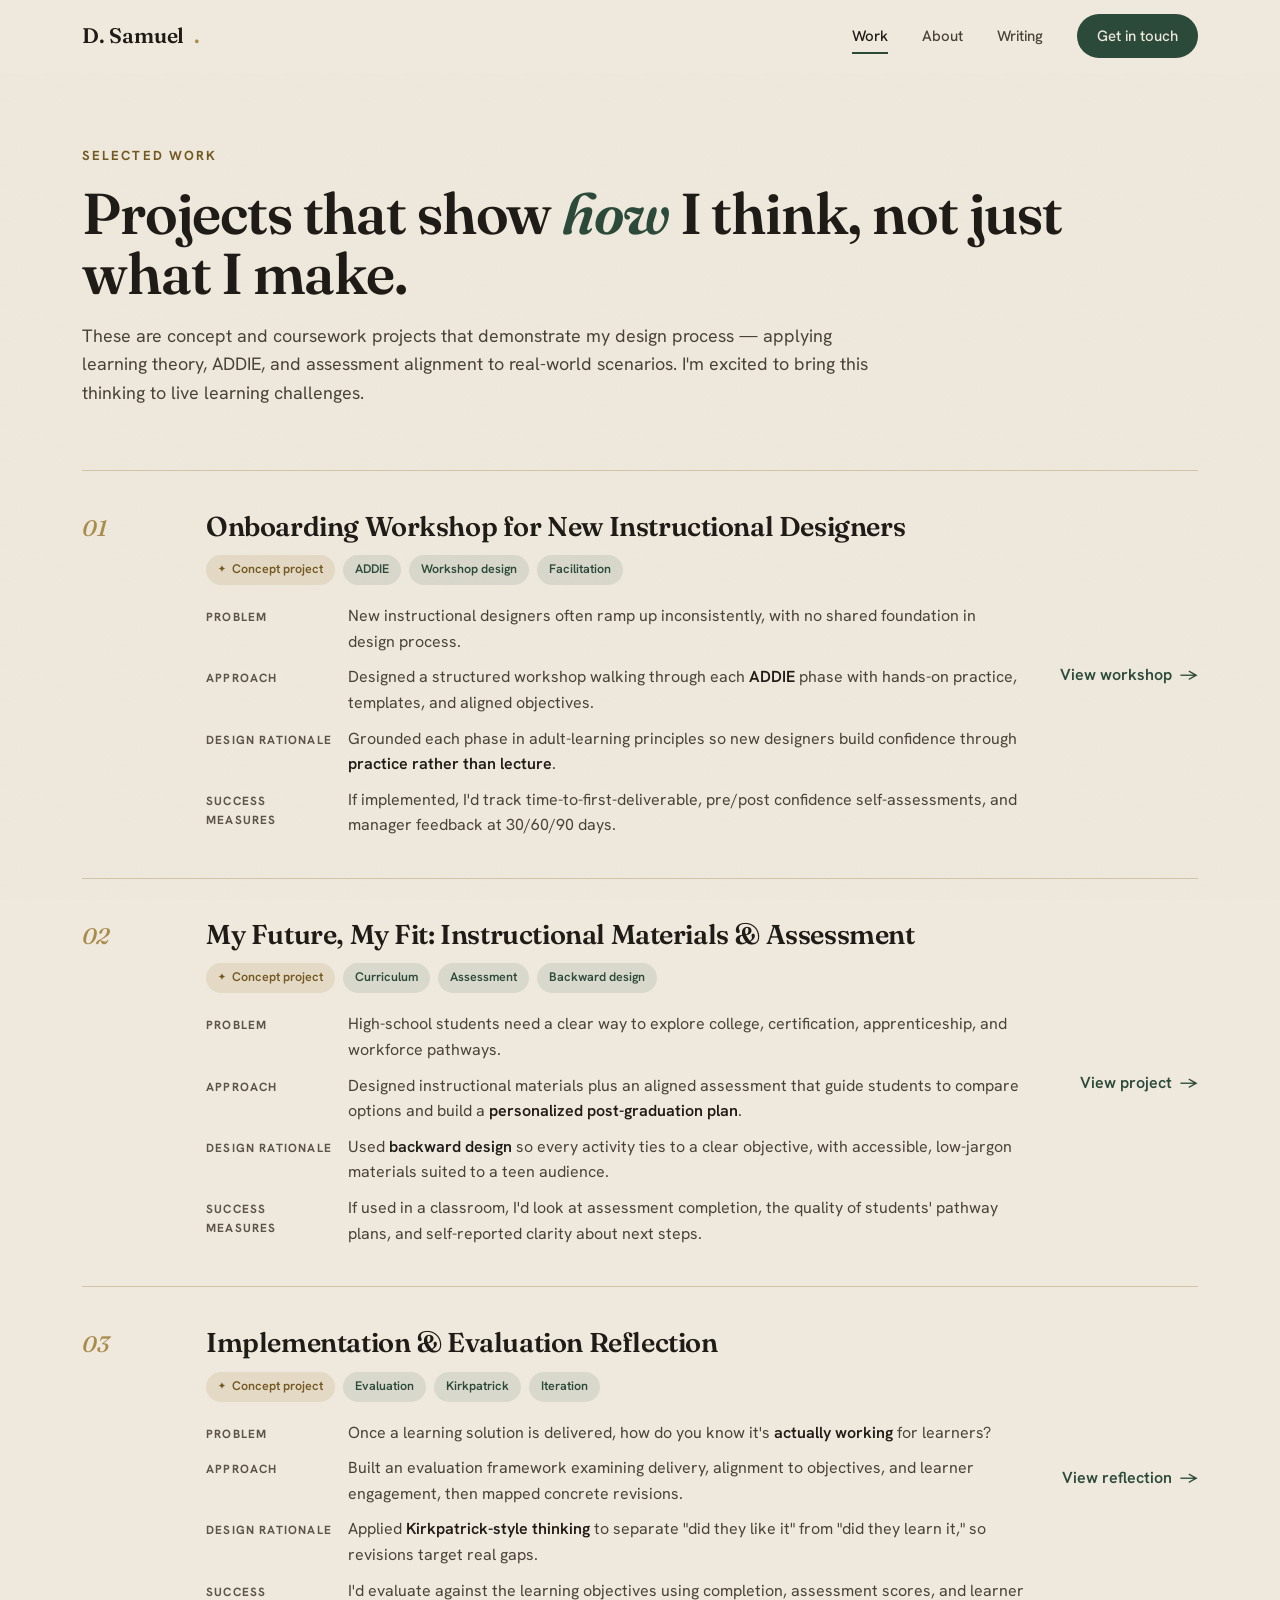
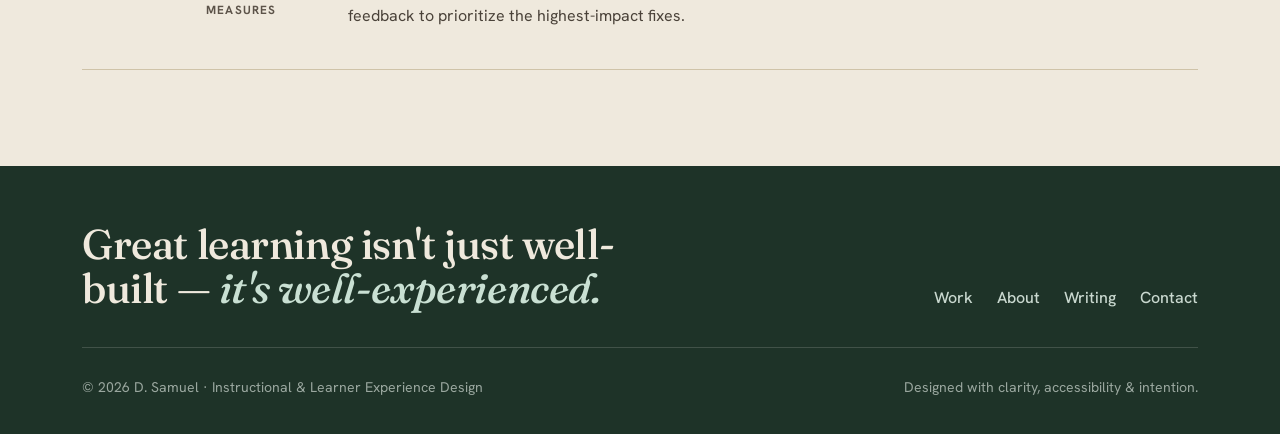
<file: work.html>
<!DOCTYPE html>
<!--
  work.html — Selected Work (Projects) Page
  ═══════════════════════════════════════════════════════════════
  D. Samuel · Instructional & Learner Experience Design Portfolio
  ═══════════════════════════════════════════════════════════════

  PAGE ROLE
  Showcases three instructional design projects.  All three are
  framed as concept / coursework work — they were designed during
  D. Samuel's ID program and demonstrate design thinking, not
  live deployed solutions.  This honest framing is intentional:
  the "✦ Concept project" tag on each article, and the "If
  implemented, I'd measure..." language in Success measures, make
  clear that these are portfolio-grade design artifacts.

  PROJECT STRUCTURE (each <article class="project">)
  ┌──────────────────────────────────────────────────────┐
  │  01         │ Title + tags + PAO detail grid │ View → │
  └──────────────────────────────────────────────────────┘
  • Column 1 (88px):  italic brass project number (.pnum)
  • Column 2 (1fr):   h3 title, .tags row, .pao detail grid
  • Column 3 (auto):  "View [artifact] →" link opening the PDF

  PAO GRID (Problem / Approach / Design rationale / Success measures)
  Each row is a two-column micro-grid: label (128px) | value.
  Labels are uppercase in --ink-muted.  Values are --ink-soft.
  Bold <strong> tags inside values highlight key terms.

  PDF LINKS
  All three PDFs are hosted in the docs/ folder alongside this
  file.  target="_blank" opens them in a new tab.
  rel="noopener" prevents the PDF tab from accessing this window
  via window.opener (a security best practice for _blank links).

  PDF FILE MAP
  • docs/onboarding-workshop.pdf              — Project 01 (6MB)
  • docs/my-future-my-fit.pdf                — Project 02 (749KB)
  • docs/implementation-evaluation-reflection.pdf — Project 03 (116KB)

  ACTIVE NAV STATE
  class="active" is on the Work link in .nav-links.
-->
<html lang="en">
<head>
<meta charset="UTF-8" />
<meta name="viewport" content="width=device-width, initial-scale=1.0" />
<title>Selected Work — D. Samuel</title>
<meta name="description" content="Concept and coursework instructional design projects — ADDIE, assessment alignment, and learner-centered design applied to real-world scenarios." />
<link rel="preconnect" href="https://fonts.googleapis.com" />
<link rel="preconnect" href="https://fonts.gstatic.com" crossorigin />
<link href="https://fonts.googleapis.com/css2?family=Fraunces:ital,opsz,wght@0,9..144,400;0,9..144,500;0,9..144,600;0,9..144,700;1,9..144,400;1,9..144,500&family=Hanken+Grotesk:wght@400;500;600;700&display=swap" rel="stylesheet" />
<link rel="stylesheet" href="styles.css" />
<script src="site.js" defer></script>
</head>
<body>

<!-- ═══════════════════════════════════════════════════
     NAV — class="active" is on Work to show the underline
     ═══════════════════════════════════════════════════ -->
<header class="nav" id="nav">
  <div class="wrap nav-inner">
    <a href="index.html" class="brand">D. Samuel<span class="dot">.</span></a>
    <nav class="nav-links" id="navLinks">
      <!-- "Work" carries class="active" — full underline in styles.css -->
      <a href="work.html" class="active">Work</a>
      <a href="about.html">About</a>
      <a href="writing.html">Writing</a>
      <a href="contact.html" class="nav-cta">Get in touch</a>
    </nav>
    <button class="nav-toggle" id="navToggle" aria-label="Menu"><span></span><span></span><span></span></button>
  </div>
</header>


<!-- ═══════════════════════════════════════════════════
     PAGE HEADER — inner-page title block
     .kicker — small uppercase label
     h1      — display headline with italic <em> word
     .lead   — supporting paragraph explaining concept framing
     ═══════════════════════════════════════════════════ -->
<header class="page-header">
  <div class="wrap">
    <div class="kicker">Selected work</div>
    <h1>Projects that show <em>how</em> I think, not just what I make.</h1>
    <p class="lead">These are concept and coursework projects that demonstrate my design process — applying learning theory, ADDIE, and assessment alignment to real-world scenarios. I'm excited to bring this thinking to live learning challenges.</p>
  </div>
</header>


<!-- ═══════════════════════════════════════════════════
     PROJECTS SECTION
     Three <article class="project reveal"> elements.
     .reveal: each project fades in as the user scrolls.
     The 3-column grid is defined in styles.css §10.
     On mobile (≤900px) the grid collapses to a single column.
     ═══════════════════════════════════════════════════ -->
<section class="section-pad">
  <div class="wrap">

    <!-- ─────────────────────────────────────────────
         PROJECT 01 — Onboarding Workshop
         Domain: workplace learning / instructional design
         Framework: ADDIE
         Artifact: 30-page workshop guide PDF (5.9 MB)
         ───────────────────────────────────────────── -->
    <article class="project reveal">
      <!-- Project number — italic brass in Fraunces -->
      <div class="pnum">01</div>

      <div>
        <h3>Onboarding Workshop for New Instructional Designers</h3>

        <!-- Tags: first is always .concept to flag coursework; remaining are skill/method tags -->
        <div class="tags">
          <span class="tag concept">Concept project</span>
          <span class="tag">ADDIE</span>
          <span class="tag">Workshop design</span>
          <span class="tag">Facilitation</span>
        </div>

        <!-- PAO: Problem / Approach / Design rationale / Success measures
             Two-column micro-grid: label (128px) | value.
             "If implemented..." language is deliberate — honest about
             the theoretical nature of this coursework project. -->
        <div class="pao">
          <div>
            <span class="k">Problem</span>
            <span class="v">New instructional designers often ramp up inconsistently, with no shared foundation in design process.</span>
          </div>
          <div>
            <span class="k">Approach</span>
            <span class="v">Designed a structured workshop walking through each <strong>ADDIE</strong> phase with hands-on practice, templates, and aligned objectives.</span>
          </div>
          <div>
            <span class="k">Design rationale</span>
            <span class="v">Grounded each phase in adult-learning principles so new designers build confidence through <strong>practice rather than lecture</strong>.</span>
          </div>
          <div>
            <span class="k">Success measures</span>
            <span class="v">If implemented, I'd track time-to-first-deliverable, pre/post confidence self-assessments, and manager feedback at 30/60/90 days.</span>
          </div>
        </div>
      </div>

      <!-- PDF link — opens in new tab; rel="noopener" for security -->
      <a href="project-onboarding-workshop.html" class="view">
        View workshop <span class="arrow">→</span>
      </a>
    </article>


    <!-- ─────────────────────────────────────────────
         PROJECT 02 — My Future, My Fit
         Domain: K-12 / career exploration
         Framework: Backward Design (Wiggins & McTighe)
         Artifact: 14-page instructional materials PDF (749 KB)
         ───────────────────────────────────────────── -->
    <article class="project reveal">
      <div class="pnum">02</div>

      <div>
        <h3>My Future, My Fit: Instructional Materials &amp; Assessment</h3>

        <div class="tags">
          <span class="tag concept">Concept project</span>
          <span class="tag">Curriculum</span>
          <span class="tag">Assessment</span>
          <span class="tag">Backward design</span>
        </div>

        <div class="pao">
          <div>
            <span class="k">Problem</span>
            <span class="v">High-school students need a clear way to explore college, certification, apprenticeship, and workforce pathways.</span>
          </div>
          <div>
            <span class="k">Approach</span>
            <span class="v">Designed instructional materials plus an aligned assessment that guide students to compare options and build a <strong>personalized post-graduation plan</strong>.</span>
          </div>
          <div>
            <span class="k">Design rationale</span>
            <span class="v">Used <strong>backward design</strong> so every activity ties to a clear objective, with accessible, low-jargon materials suited to a teen audience.</span>
          </div>
          <div>
            <span class="k">Success measures</span>
            <span class="v">If used in a classroom, I'd look at assessment completion, the quality of students' pathway plans, and self-reported clarity about next steps.</span>
          </div>
        </div>
      </div>

      <a href="project-my-future-my-fit.html" class="view">
        View project <span class="arrow">→</span>
      </a>
    </article>


    <!-- ─────────────────────────────────────────────
         PROJECT 03 — Implementation & Evaluation Reflection
         Domain: evaluation / iterative improvement
         Framework: Kirkpatrick model (4 levels)
         Artifact: 4-page reflection PDF (116 KB)
         ───────────────────────────────────────────── -->
    <article class="project reveal">
      <div class="pnum">03</div>

      <div>
        <h3>Implementation &amp; Evaluation Reflection</h3>

        <div class="tags">
          <span class="tag concept">Concept project</span>
          <span class="tag">Evaluation</span>
          <span class="tag">Kirkpatrick</span>
          <span class="tag">Iteration</span>
        </div>

        <div class="pao">
          <div>
            <span class="k">Problem</span>
            <span class="v">Once a learning solution is delivered, how do you know it's <strong>actually working</strong> for learners?</span>
          </div>
          <div>
            <span class="k">Approach</span>
            <span class="v">Built an evaluation framework examining delivery, alignment to objectives, and learner engagement, then mapped concrete revisions.</span>
          </div>
          <div>
            <span class="k">Design rationale</span>
            <span class="v">Applied <strong>Kirkpatrick-style thinking</strong> to separate "did they like it" from "did they learn it," so revisions target real gaps.</span>
          </div>
          <div>
            <span class="k">Success measures</span>
            <span class="v">I'd evaluate against the learning objectives using completion, assessment scores, and learner feedback to prioritize the highest-impact fixes.</span>
          </div>
        </div>
      </div>

      <a href="project-implementation-evaluation.html" class="view">
        View reflection <span class="arrow">→</span>
      </a>
    </article>

  </div>
</section>


<!-- ═══════════════════════════════════════════════════
     FOOTER — identical across all pages
     ═══════════════════════════════════════════════════ -->
<footer>
  <div class="wrap">
    <div class="foot-top">
      <div class="big">Great learning isn't just well-built — <em>it's well-experienced.</em></div>
      <div class="foot-links">
        <a href="work.html">Work</a>
        <a href="about.html">About</a>
        <a href="writing.html">Writing</a>
        <a href="contact.html">Contact</a>
      </div>
    </div>
    <div class="foot-bottom">
      <span>© 2026 D. Samuel · Instructional &amp; Learner Experience Design</span>
      <span>Designed with clarity, accessibility &amp; intention.</span>
    </div>
  </div>
</footer>

</body>
</html>
</file>
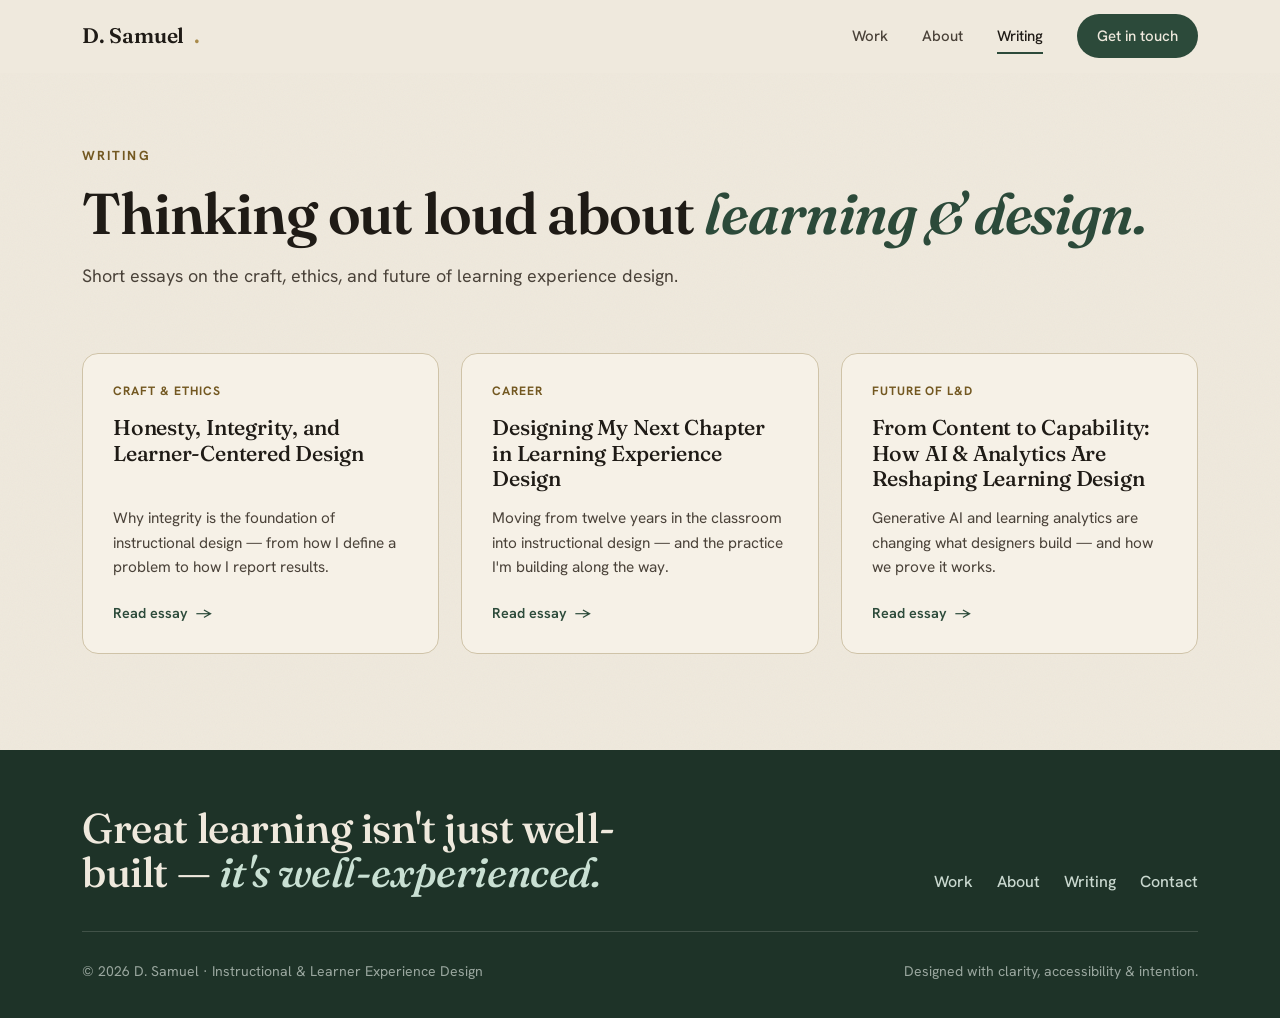
<file: writing.html>
<!DOCTYPE html>
<!--
  writing.html — Writing Index Page
  ═══════════════════════════════════════════════════════════════
  D. Samuel · Instructional & Learner Experience Design Portfolio
  ═══════════════════════════════════════════════════════════════

  PAGE ROLE
  Lists all three published essays with a card for each.
  Each card links to a native essay page built in the same
  Forest & Stone theme.  The essays are original content
  migrated from the Wix blog and rebuilt here so they stay
  on-brand and fully self-contained (no external redirects).

  ESSAY INVENTORY
  1. honesty-integrity-and-learner-centered-design.html
     Category: Craft & ethics
     Topic: Why integrity is the foundation of ID practice

  2. designing-my-next-chapter-in-learning-experience-design.html
     Category: Career
     Topic: Transitioning from classroom teaching to ID

  3. from-content-to-capability.html
     Category: Future of L&D
     Topic: Generative AI and learning analytics reshaping the field
     (Includes APA-formatted academic references block)

  CARD COMPONENT (.more-card)
  Each card is a full <a> element (the entire card is clickable).
  Hover: lifts -5px with a shadow.  Arrow inside .read nudges
  right.  Layout defined in styles.css §12.

  TO ADD A NEW ESSAY
  1. Create a new .html file modeled after an existing essay page.
  2. Add a new <a class="more-card reveal"> block here in the grid.
  3. Update the "More writing" sections on the OTHER essay pages
     to include a card for the new essay.

  ACTIVE NAV STATE
  class="active" is on the Writing link.
-->
<html lang="en">
<head>
<meta charset="UTF-8" />
<meta name="viewport" content="width=device-width, initial-scale=1.0" />
<title>Writing — D. Samuel</title>
<meta name="description" content="Short essays on the craft, ethics, and future of learning experience design by D. Samuel." />
<link rel="preconnect" href="https://fonts.googleapis.com" />
<link rel="preconnect" href="https://fonts.gstatic.com" crossorigin />
<link href="https://fonts.googleapis.com/css2?family=Fraunces:ital,opsz,wght@0,9..144,400;0,9..144,500;0,9..144,600;0,9..144,700;1,9..144,400;1,9..144,500&family=Hanken+Grotesk:wght@400;500;600;700&display=swap" rel="stylesheet" />
<link rel="stylesheet" href="styles.css" />
<script src="site.js" defer></script>
</head>
<body>

<!-- ═══════════════════════════════════════════════════
     NAV — class="active" is on Writing
     ═══════════════════════════════════════════════════ -->
<header class="nav" id="nav">
  <div class="wrap nav-inner">
    <a href="index.html" class="brand">D. Samuel<span class="dot">.</span></a>
    <nav class="nav-links" id="navLinks">
      <a href="work.html">Work</a>
      <a href="about.html">About</a>
      <!-- "Writing" carries class="active" — underline shown via styles.css -->
      <a href="writing.html" class="active">Writing</a>
      <a href="contact.html" class="nav-cta">Get in touch</a>
    </nav>
    <button class="nav-toggle" id="navToggle" aria-label="Menu"><span></span><span></span><span></span></button>
  </div>
</header>


<!-- ═══════════════════════════════════════════════════
     PAGE HEADER
     ═══════════════════════════════════════════════════ -->
<header class="page-header">
  <div class="wrap">
    <div class="kicker">Writing</div>
    <h1>Thinking out loud about <em>learning &amp; design.</em></h1>
    <p class="lead">Short essays on the craft, ethics, and future of learning experience design.</p>
  </div>
</header>


<!-- ═══════════════════════════════════════════════════
     ESSAY CARD GRID
     .essay-grid: 3-column on desktop, 1-column on mobile.
     Each <a class="more-card reveal"> is a fully clickable card.
     Cards appear one by one as the user scrolls via .reveal.
     ═══════════════════════════════════════════════════ -->
<section class="section-pad">
  <div class="wrap">
    <div class="essay-grid">

      <!-- ── Essay 1: Craft & ethics ── -->
      <a class="more-card reveal" href="honesty-integrity-and-learner-centered-design.html">
        <!-- Category label — uppercase brass, small -->
        <div class="mc-tag">Craft &amp; ethics</div>
        <!-- Essay title in Fraunces display font -->
        <h3>Honesty, Integrity, and Learner-Centered Design</h3>
        <!-- Short excerpt — gives context without spoiling the essay -->
        <p class="excerpt">Why integrity is the foundation of instructional design — from how I define a problem to how I report results.</p>
        <span class="read">Read essay <span class="arrow">→</span></span>
      </a>

      <!-- ── Essay 2: Career ── -->
      <a class="more-card reveal" href="designing-my-next-chapter-in-learning-experience-design.html">
        <div class="mc-tag">Career</div>
        <h3>Designing My Next Chapter in Learning Experience Design</h3>
        <p class="excerpt">Moving from twelve years in the classroom into instructional design — and the practice I'm building along the way.</p>
        <span class="read">Read essay <span class="arrow">→</span></span>
      </a>

      <!-- ── Essay 3: Future of L&D ── -->
      <a class="more-card reveal" href="from-content-to-capability.html">
        <div class="mc-tag">Future of L&amp;D</div>
        <h3>From Content to Capability: How AI &amp; Analytics Are Reshaping Learning Design</h3>
        <p class="excerpt">Generative AI and learning analytics are changing what designers build — and how we prove it works.</p>
        <span class="read">Read essay <span class="arrow">→</span></span>
      </a>

    </div>
  </div>
</section>


<!-- ═══════════════════════════════════════════════════
     FOOTER — identical across all pages
     ═══════════════════════════════════════════════════ -->
<footer>
  <div class="wrap">
    <div class="foot-top">
      <div class="big">Great learning isn't just well-built — <em>it's well-experienced.</em></div>
      <div class="foot-links">
        <a href="work.html">Work</a>
        <a href="about.html">About</a>
        <a href="writing.html">Writing</a>
        <a href="contact.html">Contact</a>
      </div>
    </div>
    <div class="foot-bottom">
      <span>© 2026 D. Samuel · Instructional &amp; Learner Experience Design</span>
      <span>Designed with clarity, accessibility &amp; intention.</span>
    </div>
  </div>
</footer>

</body>
</html>
</file>
<file: styles.css>
/* ============================================================
   D. Samuel — Instructional & Learner Experience Design
   Portfolio site stylesheet  ·  "Forest & Stone" theme
   ============================================================

   ARCHITECTURE
   ─────────────────────────────────────────────────────────────
   This is the SINGLE shared stylesheet for every page on the
   site:  index.html, work.html, about.html, writing.html,
   contact.html, and all three essay pages.  All pages link to
   this file so design tokens and components stay consistent.
   No page-specific CSS files exist — everything lives here,
   organised into clearly marked sections.

   DESIGN SYSTEM SUMMARY
   ─────────────────────────────────────────────────────────────
   Palette:  Forest & Stone — warm sand backgrounds, deep
   evergreen greens, antique brass accents.  Intentionally
   avoids red/orange and near-black (#000 / #111) panels that
   felt too stark on the original Wix site.

   Typography:
     Display  — Fraunces (Google Fonts, variable optical size)
                Used for headings, pull quotes, brand name.
                Italic variant gives expressive contrast.
     Body     — Hanken Grotesk (Google Fonts)
                Clean, modern sans — readable at small sizes.

   Accessibility:
     • All text/background color pairs meet WCAG 2.1 AA (4.5:1
       for normal text, 3:1 for large text).
     • prefers-reduced-motion block strips all animations for
       users who need it.
     • Focus styles are preserved (browser defaults) on all
       interactive elements.

   SECTIONS (jump with Ctrl/Cmd+F → the section name)
   ─────────────────────────────────────────────────────────────
   1.  Custom properties (design tokens)
   2.  Reset & base
   3.  NAV
   4.  BUTTONS
   5.  HERO (home page only)
   6.  VALUE STRIP (home page only)
   7.  HOME CLOSING CTA (home page only)
   8.  INNER PAGE HEADER (work / about / writing / contact)
   9.  SECTION SCAFFOLD (shared padding & kicker labels)
  10.  WORK (project list on work.html)
  11.  ABOUT (mission, vision, skills panel)
  12.  WRITING LIST (writing.html + essay "more writing" rail)
  13.  CONTACT (two-column layout + form)
  14.  ARTICLE / ESSAY PAGES (prose layout, byline, references)
  15.  FOOTER
  16.  REVEAL ANIMATION (IntersectionObserver scroll-in effect)
  17.  RESPONSIVE BREAKPOINTS  (≤900 px tablet / ≤560 px mobile)
   ============================================================ */


/* ============================================================
   1. CUSTOM PROPERTIES (design tokens)
   ─────────────────────────────────────────────────────────────
   Every color, font, shadow, and layout constant is defined
   here as a CSS custom property so changes propagate to the
   entire site by editing one value.

   COLOR RATIONALE
   • --sand / --sand-deep / --cream  — three slightly different
     warm neutral backgrounds.  sand = page base, sand-deep =
     alternate-banded sections, cream = cards & form panels.
   • --ink / --ink-soft / --ink-muted — warm near-black text
     in three weights.  ink = headings, ink-soft = body copy,
     ink-muted = labels, meta, captions.
   • --evergreen / --evergreen-d  — primary forest green.
     Used for the brand accent, nav underlines, active states,
     CTA button backgrounds, and section borders.
   • --panel  — deep forest, used for the sticky skills panel
     and footer background.  Chosen instead of pure black to
     stay warmer and on-brand.
   • --terracotta / --brass-d  — antique brass/gold accent.
     --terracotta is safe on dark surfaces (the panel, footer)
     and large display uses.  --brass-d is the darker, AA-safe
     version for small text on light backgrounds.
   • --line  — hairline borders.  Warm tan so borders feel
     like paper, not cold grey.
   • --shadow  — layered, warm shadow with slight vertical
     offset.  The long negative spread creates a natural glow
     without an obvious hard edge.
   ============================================================ */
:root {
  /* ── Neutral backgrounds (light to dark) ── */
  --sand:        #EFE9DD;   /* page background — warm stone */
  --sand-deep:   #E6DECF;   /* alternate section band */
  --cream:       #F6F1E7;   /* card / form panel surface */

  /* ── Text (warm near-black, three weights) ── */
  --ink:         #1F1B16;   /* primary headings — warm black */
  --ink-soft:    #4A4239;   /* body copy — AA contrast on --sand */
  --ink-muted:   #5C5349;   /* labels, meta, captions */

  /* ── Primary brand color ── */
  --evergreen:   #2C4A3A;   /* forest green */
  --evergreen-d: #213829;   /* darker green — hover states */

  /* ── Dark panel (footer, skills sidebar) ── */
  --panel:       #1E3328;   /* deep forest — avoids pure black */

  /* ── Accent ── */
  --terracotta:  #A98B4B;   /* brass — safe on dark; large/decorative use on light */
  --brass-d:     #735821;   /* deeper brass — AA-safe for small text on --cream/--sand */

  /* ── Structural ── */
  --line:        #CFC3A8;   /* hairline borders */
  --shadow:      24px 28px 60px -32px rgba(31,27,22,0.42);

  /* ── Layout ── */
  --maxw: 1180px;           /* max content width, applied via .wrap */

  /* ── Typography ── */
  --font-display: "Fraunces", Georgia, serif;    /* headings, pull quotes, brand */
  --font-body:    "Hanken Grotesk", -apple-system, sans-serif; /* body, nav, UI */
}


/* ============================================================
   2. RESET & BASE
   ─────────────────────────────────────────────────────────────
   Minimal reset — zero margins/padding, border-box sizing
   everywhere.  No normalize.css or full reset library is used;
   the goal is to stay lean and predictable.

   body::before injects a subtle SVG noise texture (grain)
   across the entire viewport, fixed so it doesn't scroll.
   pointer-events: none ensures it never intercepts clicks.
   opacity 0.04 keeps it near-invisible — adds depth without
   distraction.
   ============================================================ */
* { margin: 0; padding: 0; box-sizing: border-box; }
html { scroll-behavior: smooth; }
body {
  font-family: var(--font-body);
  background: var(--sand);
  color: var(--ink);
  line-height: 1.6;
  -webkit-font-smoothing: antialiased; /* sharper text on macOS Chrome/Safari */
  overflow-x: hidden;                  /* prevents horizontal scroll from portrait ring animation */
}

/* Text selection — uses brand colors for a polished feel */
::selection { background: var(--evergreen); color: var(--sand); }

a { color: inherit; text-decoration: none; }
img { display: block; max-width: 100%; }

/* .wrap — reusable max-width container centered with side padding */
.wrap { max-width: var(--maxw); margin: 0 auto; padding: 0 32px; }

/* Grain / atmosphere overlay — SVG fractal noise embedded as a data URI.
   Fixed so it doesn't scroll with the page.  Gives the sand background
   the subtle texture of paper or stone rather than flat color. */
body::before {
  content: ""; position: fixed; inset: 0; z-index: 1; pointer-events: none;
  opacity: 0.04;
  background-image: url("data:image/svg+xml,%3Csvg xmlns='http://www.w3.org/2000/svg' width='120' height='120'%3E%3Cfilter id='n'%3E%3CfeTurbulence type='fractalNoise' baseFrequency='0.85' numOctaves='3'/%3E%3C/filter%3E%3Crect width='100%25' height%3D'100%25' filter='url(%23n)'/%3E%3C/svg%3E");
}


/* ============================================================
   3. NAV
   ─────────────────────────────────────────────────────────────
   Sticky top navigation with a frosted-glass effect.
   • position: sticky + z-index: 100 keeps it above all content.
   • The transparent border becomes visible (--line color) once
     the user scrolls down 12px — site.js adds the .scrolled
     class at that threshold.
   • backdrop-filter: blur(10px) + semi-transparent background
     creates the frosted glass look without hiding underlying
     content completely.
   • Active state: the current page's nav link receives
     class="active" on the <a> element.  It gets a full-width
     underline and full --ink color.  Each HTML file sets this
     on its own corresponding link.
   • Mobile: the .nav-links flex row turns into a fixed
     dropdown slide-in panel at ≤900px (see responsive section).
     The hamburger button (#navToggle) is hidden on desktop,
     shown on mobile via media query.
   ============================================================ */
header.nav {
  position: sticky; top: 0; z-index: 100;
  background: rgba(239,233,221,0.82); /* --sand at 82% opacity for frosted effect */
  backdrop-filter: blur(10px);
  border-bottom: 1px solid transparent;
  transition: border-color .3s ease, background .3s ease;
}

/* .scrolled is added by site.js when window.scrollY > 12 */
header.nav.scrolled { border-color: var(--line); }

.nav-inner { display: flex; align-items: center; justify-content: space-between; height: 72px; }

/* Brand / logo — uses Fraunces display font with a brass dot accent */
.brand {
  font-family: var(--font-display); font-weight: 600; font-size: 1.32rem;
  letter-spacing: -0.01em; display: flex; align-items: center; gap: 10px;
}
.brand .dot { color: var(--terracotta); } /* the period after "D. Samuel" */

/* Desktop nav links row */
.nav-links { display: flex; align-items: center; gap: 34px; }
.nav-links a {
  font-size: 0.94rem; font-weight: 500; color: var(--ink-soft);
  position: relative; padding: 6px 0; transition: color .2s ease;
}

/* Animated underline — grows from left on hover */
.nav-links a::after {
  content: ""; position: absolute; left: 0; bottom: 0; width: 0; height: 2px;
  background: var(--evergreen); transition: width .25s ease;
}
.nav-links a:hover { color: var(--ink); }
.nav-links a:hover::after { width: 100%; }

/* Active state — full underline and darker text, no hover animation needed */
.nav-links a.active { color: var(--ink); }
.nav-links a.active::after { width: 100%; }

/* "Get in touch" CTA pill — overrides the link underline system entirely */
.nav-cta {
  background: var(--evergreen); color: var(--sand) !important;
  padding: 10px 20px !important; border-radius: 100px; font-weight: 600;
  transition: transform .2s ease, background .2s ease;
}
.nav-cta::after { display: none !important; } /* suppress the underline pseudo-element */
.nav-cta:hover { background: var(--evergreen-d); transform: translateY(-2px); }

/* Hamburger button — hidden on desktop, visible on mobile via @media */
.nav-toggle { display: none; background: none; border: 0; cursor: pointer; }
.nav-toggle span { display: block; width: 26px; height: 2px; background: var(--ink); margin: 5px 0; transition: .3s; }


/* ============================================================
   4. BUTTONS
   ─────────────────────────────────────────────────────────────
   Two button variants used on hero and closing CTA sections:
   • .btn-primary  — filled evergreen (primary action)
   • .btn-ghost    — outlined dark (secondary action)
   Both share the .btn base class which handles layout,
   padding, border-radius, and the arrow nudge animation.
   ============================================================ */
.btn {
  display: inline-flex; align-items: center; gap: 10px;
  font-weight: 600; font-size: 0.98rem; cursor: pointer;
  padding: 14px 26px; border-radius: 100px; border: 1.5px solid transparent;
  transition: transform .2s ease, background .2s ease, color .2s ease;
}
.btn-primary { background: var(--evergreen); color: var(--sand); }
.btn-primary:hover { background: var(--evergreen-d); transform: translateY(-2px); }
.btn-ghost { border-color: var(--ink); color: var(--ink); }
.btn-ghost:hover { background: var(--ink); color: var(--sand); transform: translateY(-2px); }

/* Arrow nudge — the → inside a button slides right on hover */
.btn .arrow { transition: transform .2s ease; }
.btn:hover .arrow { transform: translateX(4px); }


/* ============================================================
   5. HERO (home page — index.html only)
   ─────────────────────────────────────────────────────────────
   Two-column grid: text content (left, 1.15fr) + portrait (right, 0.85fr).
   The grid collapses to single-column on mobile (see responsive section).

   PORTRAIT / HEADSHOT
   The <img> inside .portrait has an onerror handler that hides
   itself and shows the monogram fallback ("DS") if headshot.jpg
   doesn't exist.  To add a real photo, drop a file named
   "headshot.jpg" in the donteisha-portfolio folder.  No other
   code changes are required — the fallback hides automatically.

   DASHED RING ANIMATION
   .portrait-wrap::after draws a dashed circle slightly larger
   than the portrait and slowly rotates it via @keyframes spin
   at 60s per revolution.  It's a subtle ambient motion that
   adds life without being distracting.  prefers-reduced-motion
   removes it entirely.
   ============================================================ */
.hero { position: relative; z-index: 2; padding: 72px 0 84px; }
.hero-grid { display: grid; grid-template-columns: 1.15fr 0.85fr; gap: 64px; align-items: center; }

/* Kicker — small ALL-CAPS label above the main headline */
.eyebrow {
  display: inline-flex; align-items: center; gap: 10px;
  font-size: 0.82rem; font-weight: 600; letter-spacing: 0.14em;
  text-transform: uppercase; color: var(--evergreen); margin-bottom: 22px;
}
.eyebrow::before { content: ""; width: 28px; height: 1.5px; background: var(--evergreen); }

/* Main headline — fluid clamp sizing so it scales between 2.9rem and 5.1rem */
.hero h1 {
  font-family: var(--font-display); font-weight: 600;
  font-size: clamp(2.9rem, 6.4vw, 5.1rem); line-height: 0.98;
  letter-spacing: -0.025em; margin-bottom: 18px;
}
.hero h1 em { font-style: italic; font-weight: 500; color: var(--evergreen); }

/* Role / subtitle line below the headline */
.hero .role {
  font-family: var(--font-display); font-style: italic;
  font-size: clamp(1.15rem, 2.2vw, 1.5rem); color: var(--ink-soft);
  margin-bottom: 26px; font-weight: 400;
}
.hero p.lede { font-size: 1.12rem; color: var(--ink-soft); max-width: 30em; margin-bottom: 34px; }
.hero-cta { display: flex; gap: 16px; flex-wrap: wrap; align-items: center; }

/* Portrait container — positions the badge and the dashed ring */
.portrait-wrap { position: relative; justify-self: center; }
.portrait {
  width: clamp(260px, 30vw, 380px); aspect-ratio: 1;
  border-radius: 50%; overflow: hidden; box-shadow: var(--shadow);
  border: 6px solid var(--cream);  /* cream border separates photo from background */
  position: relative; z-index: 2;
  background: var(--evergreen); /* visible before image loads */
}
.portrait img { width: 100%; height: 100%; object-fit: cover; }

/* Monogram fallback — shown via JS onerror if headshot.jpg is missing */
.portrait .monogram {
  width: 100%; height: 100%; display: flex; align-items: center; justify-content: center;
  font-family: var(--font-display); font-size: 5rem; color: var(--sand);
  background: radial-gradient(circle at 30% 25%, #38614C, var(--evergreen-d));
}

/* Rotating dashed ring around the portrait */
.portrait-wrap::after {
  content: ""; position: absolute; inset: -18px;
  border: 1.5px dashed var(--line); border-radius: 50%;
  z-index: 1; animation: spin 60s linear infinite;
}
@keyframes spin { to { transform: rotate(360deg); } }

/* Badge pill — "12 yrs in education ✦" — rotated slightly for a sticker feel */
.badge {
  position: absolute; z-index: 3; bottom: 18px; right: -6px;
  background: var(--terracotta); color: var(--ink);
  font-size: 0.78rem; font-weight: 700; letter-spacing: 0.02em;
  padding: 10px 16px; border-radius: 100px;
  box-shadow: 0 10px 24px -10px rgba(169,139,75,0.65); transform: rotate(-3deg);
}


/* ============================================================
   6. VALUE STRIP (home page — index.html only)
   ─────────────────────────────────────────────────────────────
   A full-width evergreen band directly below the hero.
   Four stats/values in a 4-column grid (collapses to 2 at ≤900px).
   Each .stat uses the .num large display number and .lbl caption.
   The light italic em within .num provides color contrast.
   ============================================================ */
.strip { background: var(--evergreen); color: var(--sand); position: relative; z-index: 2; }
.strip-inner { display: grid; grid-template-columns: repeat(4, 1fr); gap: 24px; padding: 40px 0; }
.stat .num { font-family: var(--font-display); font-size: 2.6rem; font-weight: 600; line-height: 1; display: block; }
.stat .num em { font-style: italic; color: #c9e0d3; } /* light mint — still readable on evergreen */
.stat .lbl { font-size: 0.9rem; color: #c9d8cf; margin-top: 8px; }


/* ============================================================
   7. HOME CLOSING CTA (home page — index.html only)
   ─────────────────────────────────────────────────────────────
   A centered call-to-action section at the bottom of the home
   page, above the footer.  Uses --sand-deep background to
   visually separate it from the plain --sand above.
   Max-width is narrowed to 760px so the headline never sprawls.
   ============================================================ */
.home-cta { background: var(--sand-deep); position: relative; z-index: 2; padding: 84px 0; }
.home-cta .wrap { max-width: 760px; text-align: center; }
.home-cta h2 {
  font-family: var(--font-display); font-weight: 600;
  font-size: clamp(2rem, 4.4vw, 3rem); line-height: 1.06; letter-spacing: -0.02em; margin-bottom: 18px;
}
.home-cta h2 em { font-style: italic; color: var(--evergreen); }
.home-cta p { color: var(--ink-soft); font-size: 1.1rem; margin-bottom: 30px; }
.home-cta .hero-cta { justify-content: center; } /* re-use the hero-cta flex row, centered */


/* ============================================================
   8. INNER PAGE HEADER
   ─────────────────────────────────────────────────────────────
   The top section on work.html, about.html, writing.html, and
   contact.html.  Replaces the hero for non-home pages — simpler
   layout with just a kicker label, h1, and optional lead paragraph.
   The .kicker here uses the same style as the global .kicker
   component but without the .idx number prefix.
   ============================================================ */
.page-header { position: relative; z-index: 2; padding: 72px 0 6px; }
.page-header .kicker { margin-bottom: 18px; }
.page-header h1 {
  font-family: var(--font-display); font-weight: 600;
  font-size: clamp(2.4rem, 5vw, 3.6rem); line-height: 1.04; letter-spacing: -0.02em;
}
.page-header h1 em { font-style: italic; color: var(--evergreen); }
.page-header .lead { margin-top: 18px; color: var(--ink-soft); font-size: 1.12rem; max-width: 44em; }


/* ============================================================
   9. SECTION SCAFFOLD
   ─────────────────────────────────────────────────────────────
   .section-pad  — standard vertical padding for content sections.
   .kicker       — small uppercase label used above section titles.
                   The .idx child is an optional italic number
                   prefix (used in some sections for visual hierarchy).
   section gets z-index: 2 to sit above the fixed grain overlay
   (which is at z-index: 1).
   ============================================================ */
section { position: relative; z-index: 2; }
.section-pad { padding: 56px 0 96px; }
.kicker {
  font-size: 0.82rem; font-weight: 700; letter-spacing: 0.16em;
  text-transform: uppercase; color: var(--brass-d);
  display: flex; align-items: center; gap: 12px;
}
.kicker .idx { font-family: var(--font-display); color: var(--ink-muted); font-weight: 500; }


/* ============================================================
  10. WORK (work.html project list)
   ─────────────────────────────────────────────────────────────
   Each project is an <article class="project"> using a
   3-column grid:  project number | content | CTA link.

   LAYOUT NOTES
   • 88px left column holds just the italic project number (.pnum).
   • Middle column stretches to fill — holds the title, tags,
     and the PAO (Problem / Approach / Design rationale /
     Success measures) detail grid.
   • Right column (auto width) holds the "View →" link.
   • On hover, the entire article nudges right (padding-left: 12px)
     for a subtle interactive feel.

   PAO GRID (.pao)
   Each PAO row is a 2-col grid: label (128px) + value.
   Labels are uppercase brass, values are --ink-soft.
   This aligns all four data pairs into a clean table-like layout
   without using an actual <table>.

   TAGS
   .tag       — base tag chip (evergreen tint)
   .tag.concept — brass/gold tint with ✦ prefix, identifies
                  this as a concept/coursework project rather
                  than deployed production work.  Honesty-first
                  framing so recruiters have full context.

   "VIEW" LINK
   The .view link opens the PDF in a new tab (target="_blank").
   rel="noopener" is set for security (prevents the opened page
   from accessing the opener window via window.opener).
   The arrow slides right on the parent article :hover.
   ============================================================ */
.project {
  display: grid; grid-template-columns: 88px 1fr auto; gap: 36px; align-items: start;
  padding: 40px 0; border-top: 1px solid var(--line); transition: padding-left .3s ease;
}
.project:last-child { border-bottom: 1px solid var(--line); }
.project:hover { padding-left: 12px; } /* nudge right on hover */
.project .pnum { font-family: var(--font-display); font-size: 1.4rem; font-weight: 500; color: var(--terracotta); font-style: italic; }
.project h3 { font-family: var(--font-display); font-weight: 600; font-size: 1.7rem; line-height: 1.12; letter-spacing: -0.015em; margin-bottom: 14px; }
.project .tags { display: flex; gap: 8px; flex-wrap: wrap; margin-bottom: 18px; }

/* Base tag chip */
.tag { font-size: 0.78rem; font-weight: 600; color: var(--evergreen); background: rgba(35,74,60,0.10); padding: 5px 12px; border-radius: 100px; }

/* Concept/coursework tag — brass color with ✦ prefix (::before) */
.tag.concept { color: var(--brass-d); background: rgba(169,139,75,0.16); display: inline-flex; align-items: center; gap: 6px; }
.tag.concept::before { content: "✦"; font-size: 0.7em; }

/* PAO detail grid — two columns: label (128px) + value */
.pao { display: grid; gap: 10px; max-width: 52em; }
.pao div { display: grid; grid-template-columns: 128px 1fr; gap: 14px; align-items: baseline; }
.pao .k { font-size: 0.74rem; font-weight: 700; letter-spacing: 0.1em; text-transform: uppercase; color: var(--ink-muted); padding-top: 2px; }
.pao .v { color: var(--ink-soft); }
.pao .v strong { color: var(--ink); font-weight: 600; } /* bold terms within the value column */

/* View → PDF link (right column of the project grid) */
.project .view { align-self: center; white-space: nowrap; font-weight: 600; color: var(--evergreen); display: inline-flex; align-items: center; gap: 8px; }
.project .view .arrow { transition: transform .2s ease; }
.project:hover .view .arrow { transform: translateX(5px); }


/* ============================================================
  11. ABOUT (about.html)
   ─────────────────────────────────────────────────────────────
   Two-column grid (1fr / 1fr):
   LEFT  — .vm: stacked Mission + Vision cards (.vm-card)
   RIGHT — .skills-panel: sticky dark sidebar with skill chips

   MISSION / VISION CARDS
   Each .vm-card is a cream-background card with a 4px left
   border in --evergreen, giving a subtle accent stripe.
   The h4 inside uses Fraunces italic for editorial warmth.

   SKILLS PANEL
   Background is --panel (deep forest) for visual separation.
   position: sticky keeps it in view while the user scrolls the
   mission/vision cards.  On mobile (≤900px) the sticky is
   removed (position: static) so it flows naturally.
   The .skill-group .gl label is uppercase brass — same visual
   language as the section kicker labels.
   Each .chip has a semi-transparent border that brightens
   on hover for subtle interactivity.

   RESUME LINK
   Currently points to href="#" — update this to the actual
   resume PDF path once the file is available, e.g.:
     href="docs/resume-d-samuel.pdf"
   ============================================================ */
.about-grid { display: grid; grid-template-columns: 1fr 1fr; gap: 64px; }
.vm { display: grid; gap: 34px; }
.vm-card { background: var(--cream); border-radius: 18px; padding: 32px 34px; border: 1px solid var(--line); position: relative; overflow: hidden; }
.vm-card::before { content: ""; position: absolute; left: 0; top: 0; bottom: 0; width: 4px; background: var(--evergreen); }
.vm-card h4 { font-family: var(--font-display); font-style: italic; font-size: 1.4rem; font-weight: 500; margin-bottom: 12px; }
.vm-card p { color: var(--ink-soft); font-size: 1rem; }

/* Sticky skills panel (dark) */
.skills-panel { background: var(--panel); color: var(--sand); border-radius: 18px; padding: 38px; align-self: start; position: sticky; top: 96px; }
.skills-panel h4 { font-family: var(--font-display); font-size: 1.5rem; font-weight: 600; margin-bottom: 6px; }
.skills-panel .sub { color: #b9af9f; font-size: 0.92rem; margin-bottom: 28px; } /* descriptive sub-label */
.skill-group { margin-bottom: 24px; }
.skill-group .gl { font-size: 0.74rem; font-weight: 700; letter-spacing: 0.14em; text-transform: uppercase; color: var(--terracotta); margin-bottom: 12px; }
.chips { display: flex; flex-wrap: wrap; gap: 8px; }

/* Individual skill chip */
.chip {
  font-size: 0.85rem; padding: 7px 14px; border-radius: 100px;
  border: 1px solid rgba(247,242,232,0.22); /* faint warm-white border */
  color: var(--sand); transition: background .2s ease, border-color .2s ease;
}
.chip:hover { background: rgba(247,242,232,0.10); border-color: rgba(247,242,232,0.5); }

/* Resume download link — update href to actual PDF path */
.resume-link { display: inline-flex; align-items: center; gap: 10px; margin-top: 10px; color: var(--sand); font-weight: 600; border-bottom: 1.5px solid var(--terracotta); padding-bottom: 3px; }


/* ============================================================
  12. WRITING LIST  (writing.html + essay "more writing" rail)
   ─────────────────────────────────────────────────────────────
   writing.html uses .essay-grid — a 3-column card grid.
   Each essay page ends with a .more-writing section that
   uses .more-grid — a 2-column grid linking to the other essays.
   Both grids use the same .more-card component.

   MORE-CARD
   The entire card is an <a> tag so the whole surface is
   clickable — no nested buttons or extra JS needed.
   Cards lift on hover (translateY -5px + shadow) for a
   tactile effect.  The arrow inside .read slides on card hover.
   ============================================================ */
.essay-grid { display: grid; grid-template-columns: repeat(3, 1fr); gap: 22px; }
.more-grid { display: grid; grid-template-columns: 1fr 1fr; gap: 22px; }

.more-card {
  background: var(--cream); border: 1px solid var(--line); border-radius: 16px;
  padding: 28px 30px; transition: transform .25s ease, box-shadow .25s ease;
  display: flex; flex-direction: column; min-height: 180px;
}
.more-card:hover { transform: translateY(-5px); box-shadow: var(--shadow); }
.more-card .mc-tag { font-size: 0.76rem; font-weight: 700; letter-spacing: 0.08em; text-transform: uppercase; color: var(--brass-d); margin-bottom: 14px; }
.more-card h3 { font-family: var(--font-display); font-size: 1.34rem; font-weight: 500; line-height: 1.2; letter-spacing: -0.01em; color: var(--ink); margin-bottom: auto; }
.more-card .excerpt { color: var(--ink-soft); font-size: 0.96rem; margin: 14px 0 0; }

/* "Read essay →" link — positioned at the bottom of the card using auto margin above */
.more-card .read { margin-top: 22px; font-size: 0.9rem; font-weight: 600; color: var(--evergreen); display: inline-flex; gap: 8px; align-items: center; }
.more-card .read .arrow { transition: transform .2s ease; }
.more-card:hover .read .arrow { transform: translateX(4px); }

/* The "More writing" band (--sand-deep background) at the bottom of each essay page */
.more-writing { background: var(--sand-deep); position: relative; z-index: 2; padding: 70px 0 80px; }
.more-writing .eyebrow { font-size: 0.82rem; font-weight: 700; letter-spacing: 0.16em; text-transform: uppercase; color: var(--brass-d); margin-bottom: 28px; }


/* ============================================================
  13. CONTACT (contact.html)
   ─────────────────────────────────────────────────────────────
   Two-column grid (1fr / 1fr):
   LEFT  — intro paragraph + clickable email address
   RIGHT — the contact form

   FORM
   • Background: --cream, rounded 20px corners, 1px --line border.
   • .frow splits the first row (First / Last name) into two columns.
   • All inputs and textareas share the same padding, border-radius,
     and focus style (border turns --evergreen on focus).
   • The submit button spans the full form width.
   • The onsubmit handler in the HTML prevents default form
     submission (no backend connected) and changes the button
     text to a confirmation message — a front-end UX courtesy
     so the user knows their message was "sent".

   NOTE: To wire this form to a real email backend, replace the
   inline onsubmit with a fetch() call to a service like
   Formspree, Netlify Forms (when back on Netlify), or EmailJS.
   ============================================================ */
.contact-grid { display: grid; grid-template-columns: 1fr 1fr; gap: 64px; align-items: start; }
.contact .lede { color: var(--ink-soft); font-size: 1.1rem; max-width: 26em; margin-bottom: 28px; }
.contact .email-link { font-family: var(--font-display); font-size: 1.3rem; font-weight: 500; border-bottom: 2px solid var(--terracotta); padding-bottom: 4px; display: inline-block; }

/* Form container */
form { background: var(--cream); border: 1px solid var(--line); border-radius: 20px; padding: 34px; }
.frow { display: grid; grid-template-columns: 1fr 1fr; gap: 16px; } /* First + Last name side by side */
.field { margin-bottom: 16px; }
.field label { display: block; font-size: 0.8rem; font-weight: 600; letter-spacing: 0.05em; text-transform: uppercase; color: var(--ink-muted); margin-bottom: 7px; }
.field input, .field textarea {
  width: 100%; padding: 13px 15px; border-radius: 10px; border: 1.5px solid var(--line);
  background: var(--sand); font-family: var(--font-body); font-size: 0.98rem; color: var(--ink); transition: border-color .2s ease;
}
.field input:focus, .field textarea:focus { outline: none; border-color: var(--evergreen); }
.field textarea { resize: vertical; min-height: 110px; }
form .btn-primary { width: 100%; justify-content: center; margin-top: 6px; }


/* ============================================================
  14. ARTICLE / ESSAY PAGES
   ─────────────────────────────────────────────────────────────
   Three essay pages share this layout:
   • honesty-integrity-and-learner-centered-design.html
   • designing-my-next-chapter-in-learning-experience-design.html
   • from-content-to-capability.html

   PAGE STRUCTURE
   <article>
     <header class="article-hero">  — title block above the fold
     <div class="prose">            — long-form body content
   </article>
   <section class="more-writing">  — related essay cards
   <footer>                        — shared footer

   ARTICLE HERO
   • .back-link     — "← Back to writing" with gap animation on hover
   • .article-kicker — category label (Craft & ethics, Career, etc.)
   • h1             — article title with optional <em> for italic word
   • .standfirst    — italic intro paragraph (editorial convention)
   • .byline        — avatar initials + author + date + read time

   PROSE
   Max-width 720px for optimal reading line length (~70–75 chars).
   • p, ul, ol      — 1.14rem, 1.78 line-height for comfortable reading
   • h2             — section headers with a brass bar pseudo-element above
   • .pullquote     — large italic highlight quote, left border accent
   • a              — evergreen + brass underline, background highlight on hover

   REFERENCES
   Only "From Content to Capability" has a .references block
   (APA-formatted academic citations).  Styled as a cream-panel
   inset with uppercase brass heading.
   ============================================================ */
.article-hero { padding: 56px 0 30px; position: relative; z-index: 2; }
.article-hero .wrap { max-width: 800px; } /* wider than prose for the intro block */

/* Back navigation link */
.back-link { display: inline-flex; align-items: center; gap: 8px; font-weight: 600; font-size: 0.92rem; color: var(--ink-soft); margin-bottom: 34px; transition: gap .2s ease, color .2s ease; }
.back-link:hover { gap: 12px; color: var(--evergreen); }

/* Category label above the article title */
.article-kicker { font-size: 0.82rem; font-weight: 700; letter-spacing: 0.16em; text-transform: uppercase; color: var(--brass-d); margin-bottom: 20px; display: inline-flex; align-items: center; gap: 10px; }
.article-kicker::before { content: ""; width: 26px; height: 1.5px; background: var(--terracotta); }

/* Article main title */
.article-hero h1 { font-family: var(--font-display); font-weight: 600; font-size: clamp(2.1rem, 4.6vw, 3.4rem); line-height: 1.06; letter-spacing: -0.02em; margin-bottom: 22px; }
.article-hero h1 em { font-style: italic; color: var(--evergreen); }

/* Large italic intro paragraph (above the byline) */
.standfirst { font-family: var(--font-display); font-style: italic; font-weight: 400; font-size: clamp(1.15rem, 2vw, 1.4rem); line-height: 1.45; color: var(--ink-soft); margin-bottom: 30px; max-width: 34em; }

/* Author / date / read-time row */
.byline { display: flex; align-items: center; gap: 14px; flex-wrap: wrap; padding-top: 26px; border-top: 1px solid var(--line); font-size: 0.92rem; color: var(--ink-muted); }
.byline .avatar { width: 42px; height: 42px; border-radius: 50%; background: radial-gradient(circle at 30% 25%, #38614C, var(--evergreen-d)); color: var(--sand); display: flex; align-items: center; justify-content: center; font-family: var(--font-display); font-weight: 600; font-size: 0.95rem; }
.byline .who { color: var(--ink); font-weight: 600; }
.byline .sep { color: var(--line); }  /* bullet separator between byline items */

/* Prose body */
.prose { position: relative; z-index: 2; padding: 18px 0 60px; }
.prose .wrap { max-width: 720px; } /* narrower than .article-hero for comfortable line length */
.prose p, .prose ul, .prose ol { font-size: 1.14rem; line-height: 1.78; color: var(--ink-soft); margin-bottom: 1.5rem; }
.prose p strong { color: var(--ink); font-weight: 600; }

/* Section headings within prose — brass bar above for visual anchor */
.prose h2 { font-family: var(--font-display); font-weight: 600; font-size: 1.7rem; line-height: 1.2; letter-spacing: -0.015em; color: var(--ink); margin: 3rem 0 1.1rem; }
.prose h2::before { content: ""; display: block; width: 38px; height: 3px; background: var(--terracotta); margin-bottom: 1.1rem; border-radius: 2px; }

/* Links within prose */
.prose a { color: var(--evergreen); font-weight: 600; border-bottom: 1.5px solid var(--terracotta); transition: background .2s ease; }
.prose a:hover { background: rgba(169,139,75,0.14); }

/* Pull quote — large italic highlight with left brass border */
.pullquote { font-family: var(--font-display); font-style: italic; font-weight: 500; font-size: clamp(1.4rem, 2.6vw, 1.9rem); line-height: 1.3; color: var(--evergreen); margin: 2.6rem 0; padding-left: 26px; border-left: 4px solid var(--terracotta); }

/* References panel (APA citations — used in "From Content to Capability") */
.references { margin-top: 3rem; padding: 30px 32px; background: var(--cream); border: 1px solid var(--line); border-radius: 16px; }
.references h3 { font-size: 0.82rem; font-weight: 700; letter-spacing: 0.14em; text-transform: uppercase; color: var(--brass-d); margin-bottom: 18px; }
.references li { list-style: none; font-size: 0.92rem; line-height: 1.6; color: var(--ink-muted); padding-left: 22px; text-indent: -22px; margin-bottom: 14px; }
.references a { color: var(--evergreen); border-bottom: 1px solid var(--line); word-break: break-word; }


/* ============================================================
  15. FOOTER
   ─────────────────────────────────────────────────────────────
   Dark --panel background (deep forest) consistent with the
   skills panel on the About page.
   Two-row layout:
   • foot-top   — brand quote (left) + nav links (right)
   • foot-bottom — copyright (left) + tagline (right)
   Both rows use flex with gap + flex-wrap for graceful
   wrapping on narrow screens.
   ============================================================ */
footer { background: var(--panel); color: var(--sand); position: relative; z-index: 2; padding: 56px 0 36px; }
.foot-top { display: flex; justify-content: space-between; align-items: flex-end; gap: 30px; flex-wrap: wrap; padding-bottom: 36px; border-bottom: 1px solid rgba(247,242,232,0.16); }
.foot-top .big { font-family: var(--font-display); font-size: clamp(1.7rem, 3.6vw, 2.6rem); font-weight: 500; line-height: 1.07; letter-spacing: -0.01em; max-width: 14em; }
.foot-top .big em { font-style: italic; color: #c9e0d3; } /* light mint em on dark background */
.foot-links { display: flex; gap: 24px; }
.foot-links a { color: #c9d8cf; font-weight: 500; transition: color .2s ease; }
.foot-links a:hover { color: var(--sand); }
.foot-bottom { display: flex; justify-content: space-between; gap: 16px; flex-wrap: wrap; margin-top: 28px; color: #9aa79f; font-size: 0.88rem; }


/* ============================================================
  16. REVEAL ANIMATION
   ─────────────────────────────────────────────────────────────
   Elements with class="reveal" start invisible and translated
   down 28px.  When site.js (IntersectionObserver) adds the
   class "in", they transition to full opacity and original
   position over 0.7s with a natural ease curve.

   HERO SEQUENCE
   The hero elements (eyebrow → h1 → role → lede → CTA) use
   a separate CSS animation (@keyframes rise) with staggered
   animation-delay values so they appear one after another.
   The portrait uses @keyframes pop which also scales from 92%.

   SAFETY NET (in site.js)
   The IntersectionObserver only fires when elements scroll
   INTO view.  For above-fold content (About, Contact page
   headers), this means elements stay hidden if the page loads
   with them already visible.  site.js fires a requestAnimationFrame
   check on load that immediately adds "in" to any .reveal
   element that's already in the viewport.

   ACCESSIBILITY
   prefers-reduced-motion: reduce removes all animations and
   transitions globally and immediately shows all .reveal
   elements (opacity: 1, no transform).
   ============================================================ */
.reveal { opacity: 0; transform: translateY(28px); transition: opacity .7s cubic-bezier(.2,.7,.2,1), transform .7s cubic-bezier(.2,.7,.2,1); }
.reveal.in { opacity: 1; transform: none; }

/* Hero staggered entrance — separate keyframe animation on each element */
.hero .eyebrow, .hero h1, .hero .role, .hero p.lede, .hero .hero-cta { opacity: 0; transform: translateY(24px); animation: rise .8s cubic-bezier(.2,.7,.2,1) forwards; }
.hero .eyebrow  { animation-delay: .05s; }
.hero h1        { animation-delay: .15s; }
.hero .role     { animation-delay: .28s; }
.hero p.lede    { animation-delay: .40s; }
.hero .hero-cta { animation-delay: .52s; }

/* Portrait pops in with a scale as well as a fade */
.portrait-wrap { opacity: 0; animation: pop 1s cubic-bezier(.2,.7,.2,1) .35s forwards; }

@keyframes rise { to { opacity: 1; transform: none; } }
@keyframes pop  { from { opacity: 0; transform: scale(.92); } to { opacity: 1; transform: none; } }

/* Accessibility: remove all motion for users who prefer it */
@media (prefers-reduced-motion: reduce) {
  * { animation: none !important; transition: none !important; }
  .reveal { opacity: 1; transform: none; }
}


/* ============================================================
  17. RESPONSIVE BREAKPOINTS
   ─────────────────────────────────────────────────────────────
   Two breakpoints:
   ≤ 900px — tablet / large mobile  (most multi-column grids collapse)
   ≤ 560px — small mobile           (tighter padding, single-column forms)

   900px CHANGES
   • Hero grid → single column (portrait moves above text via order: -1)
   • Value strip → 2×2 grid instead of 4×1
   • About grid → single column; skills panel loses sticky
   • Essay grid (writing.html) → single column
   • Contact grid → single column
   • Project grid → single column (number, content, CTA stack vertically)
   • PAO label/value pairs → stacked (1-column grid)
   • Nav links → full-width dropdown panel (fixed, slides in from top)
     The hamburger button (#navToggle) becomes visible.
     .nav-links.open reveals the panel.

   560px CHANGES
   • .wrap side padding reduced (32px → 22px)
   • Section padding tightened
   • Contact form first-row (.frow) becomes single column
   • References block padding reduced
   ============================================================ */
@media (max-width: 900px) {
  /* Hero */
  .hero-grid { grid-template-columns: 1fr; gap: 40px; }
  .portrait-wrap { order: -1; } /* portrait moves above the headline text */

  /* Value strip */
  .strip-inner { grid-template-columns: repeat(2, 1fr); gap: 32px 20px; }

  /* About */
  .about-grid { grid-template-columns: 1fr; gap: 40px; }
  .skills-panel { position: static; } /* can't sticky in a single-column layout */

  /* Writing */
  .essay-grid { grid-template-columns: 1fr; }
  .more-grid  { grid-template-columns: 1fr; }

  /* Contact */
  .contact-grid { grid-template-columns: 1fr; gap: 36px; }

  /* Work projects */
  .project { grid-template-columns: 1fr; gap: 14px; }
  .project .pnum { font-size: 1.1rem; }

  /* PAO rows — stack label above value */
  .pao div { grid-template-columns: 1fr; gap: 2px; }
  .pao .k  { padding-top: 8px; }

  /* Mobile nav — slides down from behind the sticky header */
  .nav-links {
    position: fixed; inset: 72px 0 auto 0; /* top: 72px (nav height), full width */
    flex-direction: column;
    background: var(--sand); padding: 24px 32px; gap: 18px;
    border-bottom: 1px solid var(--line);
    transform: translateY(-130%); /* hidden above viewport by default */
    transition: transform .3s ease;
  }
  .nav-links.open { transform: none; } /* site.js adds .open on hamburger click */
  .nav-toggle { display: block; } /* show hamburger button */
}

@media (max-width: 560px) {
  .wrap        { padding: 0 22px; }
  .section-pad { padding: 40px 0 70px; }
  .frow        { grid-template-columns: 1fr; } /* First/Last stacked */
  .references  { padding: 24px 22px; }
  .slide-grid  { grid-template-columns: 1fr; }
}


/* ============================================================
  18. SLIDE GALLERY — project artifact visual embeds
   ─────────────────────────────────────────────────────────────
   Used on project-*.html pages to display PDF slide exports
   as native web images, grouped by session with headings.

   STRUCTURE
   .slide-deck              — outer section wrapping all sessions
   .slide-session           — one session block (heading + grid)
   .slide-session-label     — session heading (Fraunces, brass bar)
   .slide-grid              — 2-col image grid (collapses at 700px)
   .slide                   — <figure> wrapper for each image
   .slide img               — the actual slide image

   IMAGE FORMAT
   JPEG at 1400×788 (150 DPI export from pdftoppm).
   lazy-loaded with loading="lazy" on each <img>.
   ============================================================ */
.slide-deck { padding: 3rem 0 5rem; }

.slide-session { margin-bottom: 4rem; }

.slide-session-label {
  font-family: var(--font-display);
  font-weight: 600;
  font-size: 1.5rem;
  line-height: 1.2;
  letter-spacing: -0.015em;
  color: var(--ink);
  margin: 0 0 1.25rem;
  padding-bottom: .75rem;
  border-bottom: 2px solid var(--line);
}
.slide-session-label::before {
  content: "";
  display: block;
  width: 38px;
  height: 3px;
  background: var(--terracotta);
  margin-bottom: .9rem;
  border-radius: 2px;
}

.slide-grid {
  display: grid;
  grid-template-columns: 1fr 1fr;
  gap: 1rem;
}

.slide {
  margin: 0;
  padding: 0;
}

.slide img {
  width: 100%;
  height: auto;
  display: block;
  border-radius: 6px;
  box-shadow: 0 2px 16px rgba(30,40,50,.13);
  transition: box-shadow .2s ease;
}
.slide img:hover { box-shadow: 0 6px 28px rgba(30,40,50,.22); }

/* ── SLIDE VIEWER (.sv) ───────────────────────────────────────
   Single-slide-at-a-time viewer embedded in the page.
   Shows one image, a section label, a counter, prev/next
   buttons, and a progress bar that fills as you advance.
   ────────────────────────────────────────────────────────── */
.sv { background: var(--panel); border-radius: 16px; padding: 28px 32px 32px; }

/* Header row: section label (left) + counter (right) */
.sv-header { display: flex; justify-content: space-between; align-items: baseline; gap: 16px; margin-bottom: 18px; flex-wrap: wrap; }
.sv-section { font-family: var(--font-display); font-weight: 600; font-size: 1rem; color: var(--sand); letter-spacing: -0.01em; }
.sv-count   { font-family: var(--font-body); font-size: 0.82rem; font-weight: 600; color: #9aa79f; letter-spacing: 0.06em; text-transform: uppercase; white-space: nowrap; }

/* Slide image */
.sv-img {
  width: 100%;
  height: auto;
  display: block;
  border-radius: 8px;
  box-shadow: 0 4px 32px rgba(0,0,0,.45);
  transition: opacity .18s ease;
}

/* Progress bar */
.sv-progress { height: 3px; background: rgba(255,255,255,.12); border-radius: 2px; margin: 18px 0; overflow: hidden; }
.sv-progress-fill { height: 100%; background: var(--terracotta); border-radius: 2px; transition: width .25s ease; }

/* Controls row: prev (left) + next (right) */
.sv-controls { display: flex; justify-content: space-between; align-items: center; gap: 16px; margin-top: 4px; }
.sv-btn {
  display: inline-flex; align-items: center; gap: 8px;
  padding: 10px 20px;
  background: rgba(255,255,255,.08);
  border: 1.5px solid rgba(255,255,255,.2);
  border-radius: 8px;
  color: var(--sand);
  font-family: var(--font-body);
  font-size: 0.88rem;
  font-weight: 600;
  cursor: pointer;
  transition: background .2s ease, border-color .2s ease;
}
.sv-btn:hover   { background: rgba(255,255,255,.16); border-color: rgba(255,255,255,.45); }
.sv-btn:disabled { opacity: .3; cursor: default; }

@media (max-width: 700px) {
  .slide-grid { grid-template-columns: 1fr; }
  .sv { padding: 20px 18px 24px; }
  .sv-btn { padding: 9px 14px; font-size: 0.82rem; }
}
</file>
